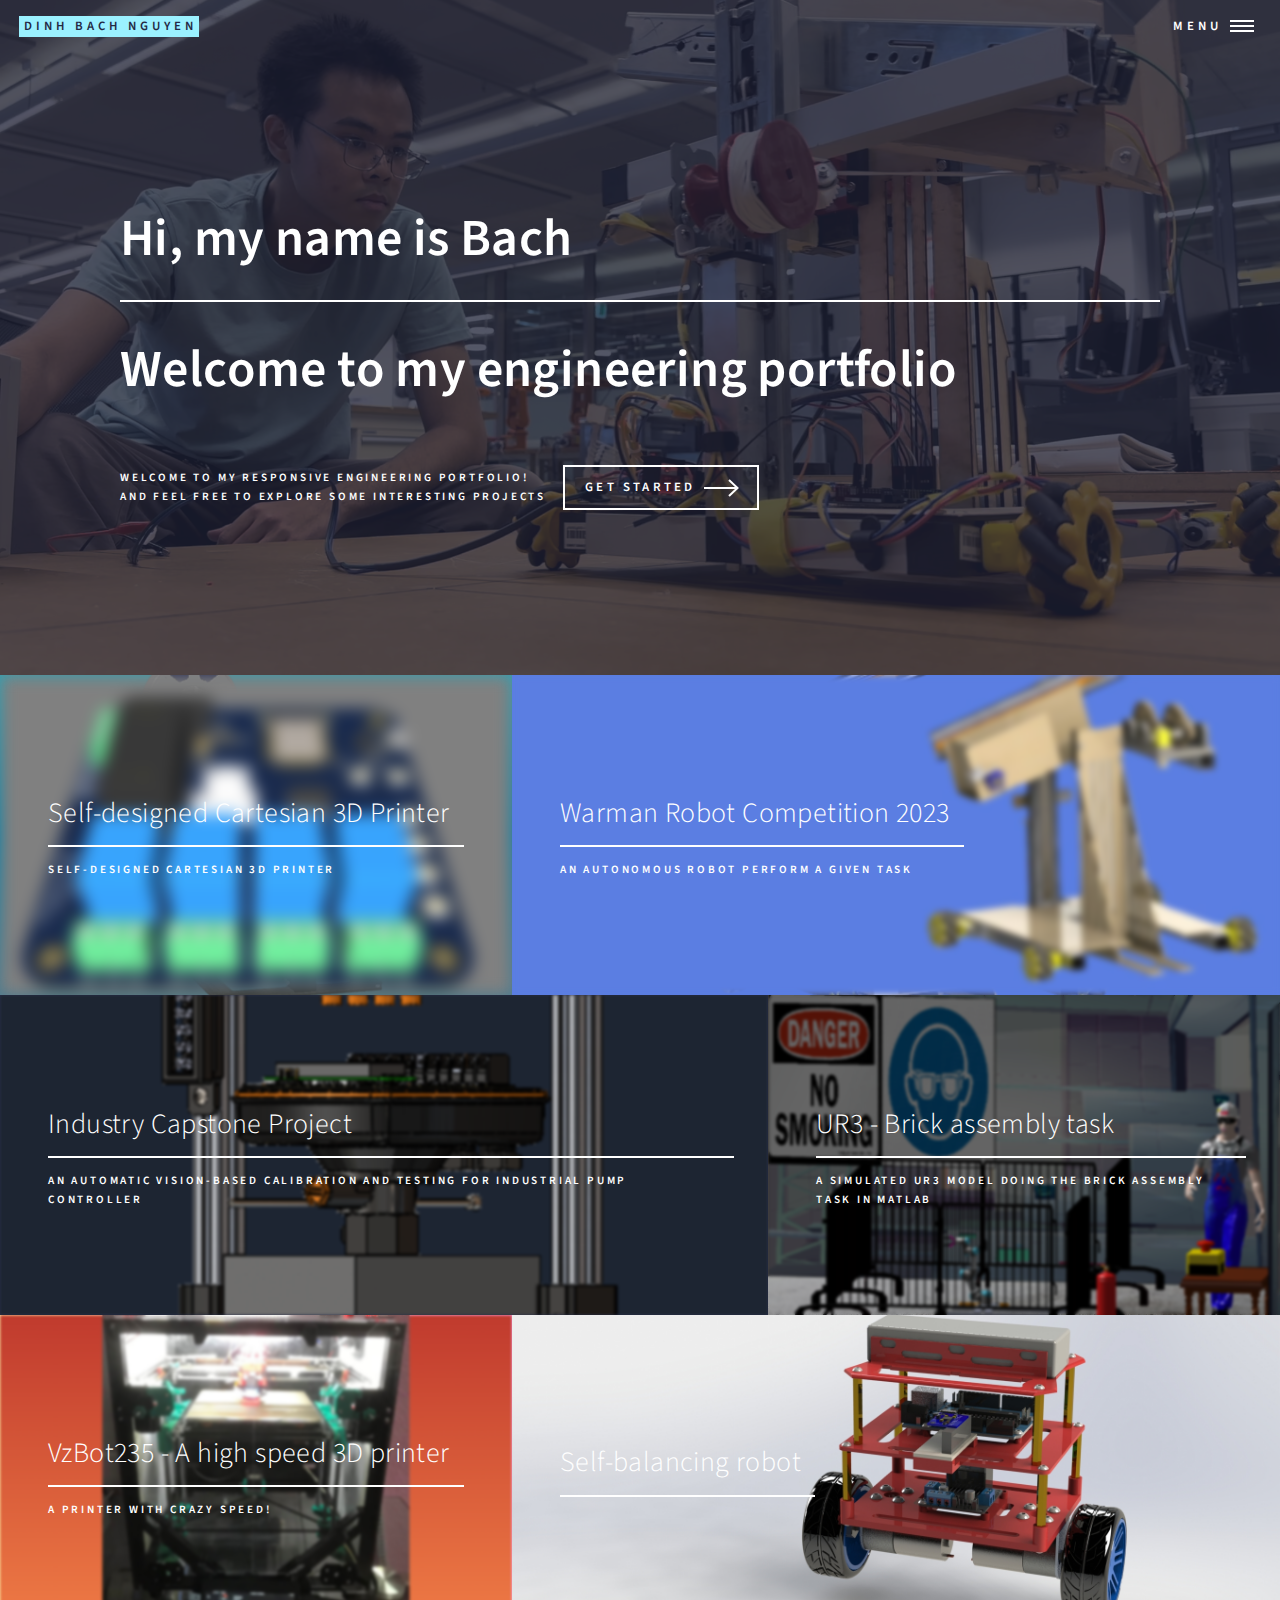
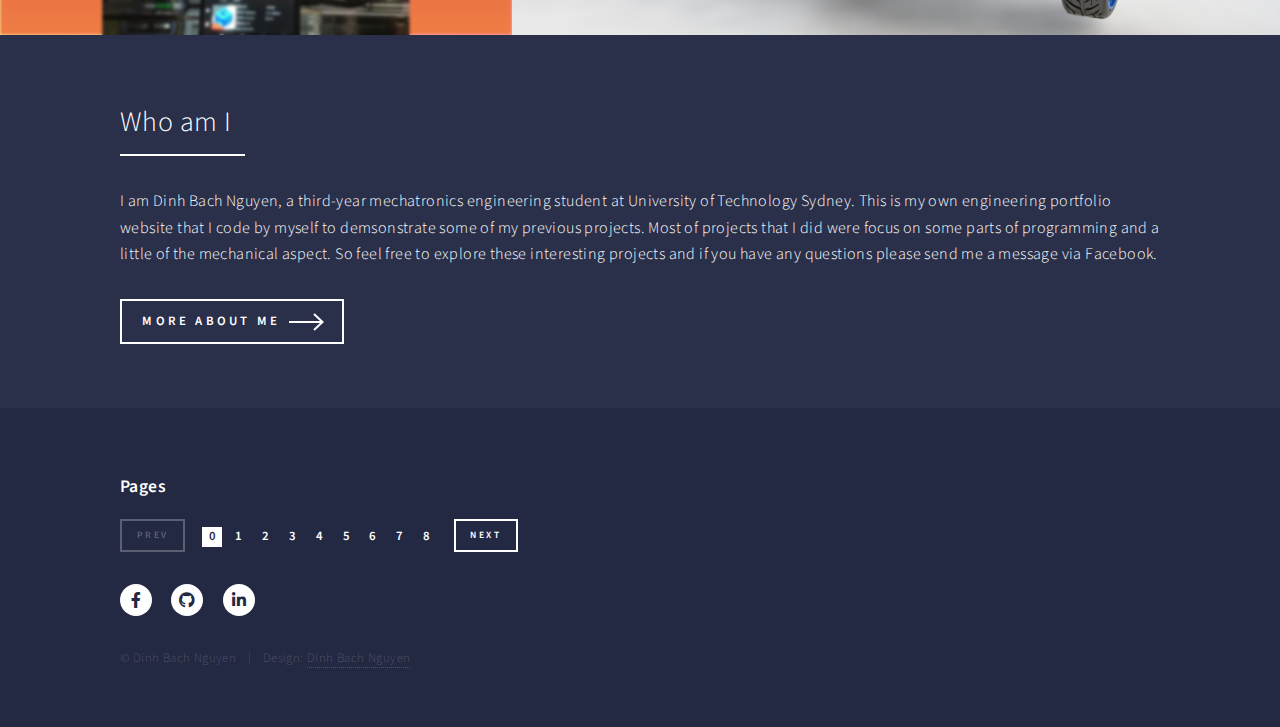
<file: index.html>
<!DOCTYPE HTML>

<html>

	<!-- Title of the website -->
	<head>
		<title>Dinh Bach Nguyen</title>
		<meta charset="utf-8" />
		<meta name="viewport" content="width=device-width, initial-scale=1, user-scalable=no" />
		<link rel="stylesheet" href="assets/css/main.css" />
		<noscript><link rel="stylesheet" href="assets/css/noscript.css" /></noscript>
	</head>
	<!--  -->

	<body class="is-preload">

		<!-- Wrapper -->
			<div id="wrapper">

				<!-- Header -->
					<header id="header" class="alt">
						<a href="index.html" class="logo"><strong>Dinh Bach Nguyen</strong>   </a>
						
						<nav>
							<a href="#menu">Menu</a>
						</nav>
					</header>

				<!-- Menu -->
					<nav id="menu">
						<ul class="links">
							<li><a href="index.html">HOME</a></li>
							<li><a href="Project1.html">DIY CARTESIAN 3D PRINTER</a></li>
							<li><a href="Project2.html">WARMAN ROBOT</a></li>
							<li><a href="Project3.html">BADMINTON BOT 2000</a></li>
							<li><a href="Project4.html">ASSEMBLY TASK WITH UR3</a></li>
							<li><a href="Project5.html">VzBot 235 Printer</a></li>
							<li><a href="Project6.html">Self-balancing robot</a></li>
							<li><a href="Project7.html">Esp32 Iot Board</a></li>
							<li> <a href="Project8.html">Industry Capstone Project</a></li>

						</ul>
						<ul class="actions stacked">
							<li><a href="generic.html" class="button primary fit">About me</a></li>
							<!-- <li><a href="#" class="button fit">Log In</a></li> -->
						</ul>
					</nav>

				<!-- Banner -->
					<section id="banner" class="major">
						<div class="inner">
							<header class="major">
								<h1>Hi, my name is Bach</h1>
								<h1>Welcome to my engineering portfolio</h1>
							</header>
							<div class="content">
								<p>Welcome to my responsive engineering portfolio!<br />
								And feel free to explore some interesting projects</p>
								<ul class="actions">
									<li><a href="#one" class="button next scrolly">Get Started</a></li>
								</ul>
							</div>
						</div>
					</section>

				<!-- MAIN PROJECTS VIEW -->
					<div id="main">

						<!-- PROJECT 1 - DIY BED SLINGER 3D PRINTER  -->
							<section id="one" class="tiles">
								<article>

									<span class="image">
										<img src="images/3Dthumbnailnew.png" alt="" />
									</span>
									<header class="major">
										<h3><a href="Project1.html" class="link"> Self-designed Cartesian 3D Printer</a></h3>
											<p> Self-designed Cartesian 3D Printer</p>
									</header>

								</article>
								<!-- PROJECT 2 -  CARTESIAN BOX 3D PRINTER  -->
								<article>

									<span class="image">
										<img src="images/Warman2.png" alt="" />
									</span>

									<header class="major">
										<h3><a href="Project2.html" class="link">Warman Robot Competition 2023</a></h3>
										<p>An autonomous robot perform a given task</p>
									</header>
								<!-- PROJECT 3 -->
								</article>
								<article>
									<span class="image">
										<img src="images/Project8 Solidworks model.png" alt="" />
									</span>
									<header class="major">
										<h3><a href="Project8.html" class="link">Industry Capstone Project</a></h3>
										<p>An Automatic Vision-based Calibration and Testing For Industrial Pump Controller</p>
									</header>
								</article>

								<!-- PROJECT 4 -->
								<article>
									<span class="image">
										<img src="images/UR3Robot.png" alt="" />
									</span>
									<header class="major">
										<h3><a href="Project4.html" class="link">UR3 - Brick assembly task</a></h3>
										<p>A simulated UR3 model doing the brick assembly task in MATLAB</p>
									</header>
								</article>
								<!-- PROJECT 5 -->
								<article>
									<span class="image">
										<img src="images/vzbotthumbnailpink.png" alt="" />
									</span>
									<header class="major">
										<h3><a href="Project5.html" class="link">VzBot235 - A high speed 3D printer</a></h3>
										<p>A printer with crazy speed!</p>
									</header>
								</article>
								<!-- PROJECT 6 -->
								<article>
									<span class="image">
										<img src="images/Self_balancing_bot.jpg" alt="" />
									</span>
									<header class="major">
										<h3><a href="Project6.html" class="link">Self-balancing robot</a></h3>
										<p></p>
									</header>
								</article>
								<!-- Project 7 -->
								<!-- <article>
									<span class="image">
										<img src="images/pic05.jpg" alt="" />
									</span>
									<header class="major">
										<h3><a href="Project5.html" class="link">VzBot235 - A high speed 3D printer</a></h3>
										<p>Description</p>
									</header>
								</article> -->
							</section>

						<!-- Two -->
							<section id="two">
								<div class="inner">
									<header class="major">
										<h2>Who am I</h2>
									</header>
									<p>I am Dinh Bach Nguyen, a third-year mechatronics engineering student at University of Technology Sydney. This is my own engineering portfolio website that I code by myself to demsonstrate some of my previous projects.
									Most of projects that I did were focus on some parts of programming and a little of the mechanical aspect. So feel free to explore these interesting projects and if you have any questions please send me a message via Facebook.
									</p>
									<ul class="actions">
										<li><a href="generic.html" class="button next">More about me</a></li>
									</ul>
								</div>
							</section>

					</div>

				<!-- Footer -->
					<footer id="footer">
						<div class="inner">
							<h4>Pages</h4>
							<ul class="pagination">
								<li><span class="button small disabled">Prev</span></li>
								<li><a href="index.html" class="page active">0</a></li>
								<li><a href="Project1.html" class="page">1</a></li>
								<li><a href="Project2.html" class="page">2</a></li>
								<!-- <li><span>&hellip;</span></li> -->
								<li><a href="Project3.html" class="page">3</a></li>
								<li><a href="Project4.html" class="page">4</a></li>
								<li><a href="Project5.html" class="page">5</a></li>
								<li><a href="Project6.html" class="page">6</a></li>
								<li><a href="Project7.html" class="page">7</a></li>
								<li><a href="Project8.html" class="page">8</a></li>
								<li><a href="Project1.html" class="button small">Next</a></li>
							</ul>
							<ul class="icons">
								
								<li><a href="https://www.facebook.com/profile.php?id=100015208627158" class="icon brands alt fa-facebook-f"><span class="label">Facebook</span></a></li>								
								<li><a href="https://github.com/bachnguyen3005" class="icon brands alt fa-github"><span class="label">GitHub</span></a></li>
								<li><a href="https://www.linkedin.com/in/dinh-bach-nguyen-7b0a181a6/" class="icon brands alt fa-linkedin-in"><span class="label">LinkedIn</span></a></li>
							</ul>
							<ul class="copyright">
								<li>&copy; Dinh Bach Nguyen</li><li>Design: <a >Dinh Bach Nguyen</a></li>
							</ul>
						</div>
					</footer>

			</div>

		<!-- Scripts -->
			<script src="assets/js/jquery.min.js"></script>
			<script src="assets/js/jquery.scrolly.min.js"></script>
			<script src="assets/js/jquery.scrollex.min.js"></script>
			<script src="assets/js/browser.min.js"></script>
			<script src="assets/js/breakpoints.min.js"></script>
			<script src="assets/js/util.js"></script>
			<script src="assets/js/main.js"></script>
			<script src="//scripts.sirv.com/sirvjs/v3/sirv.js"></script>

	</body>
</html>
</file>
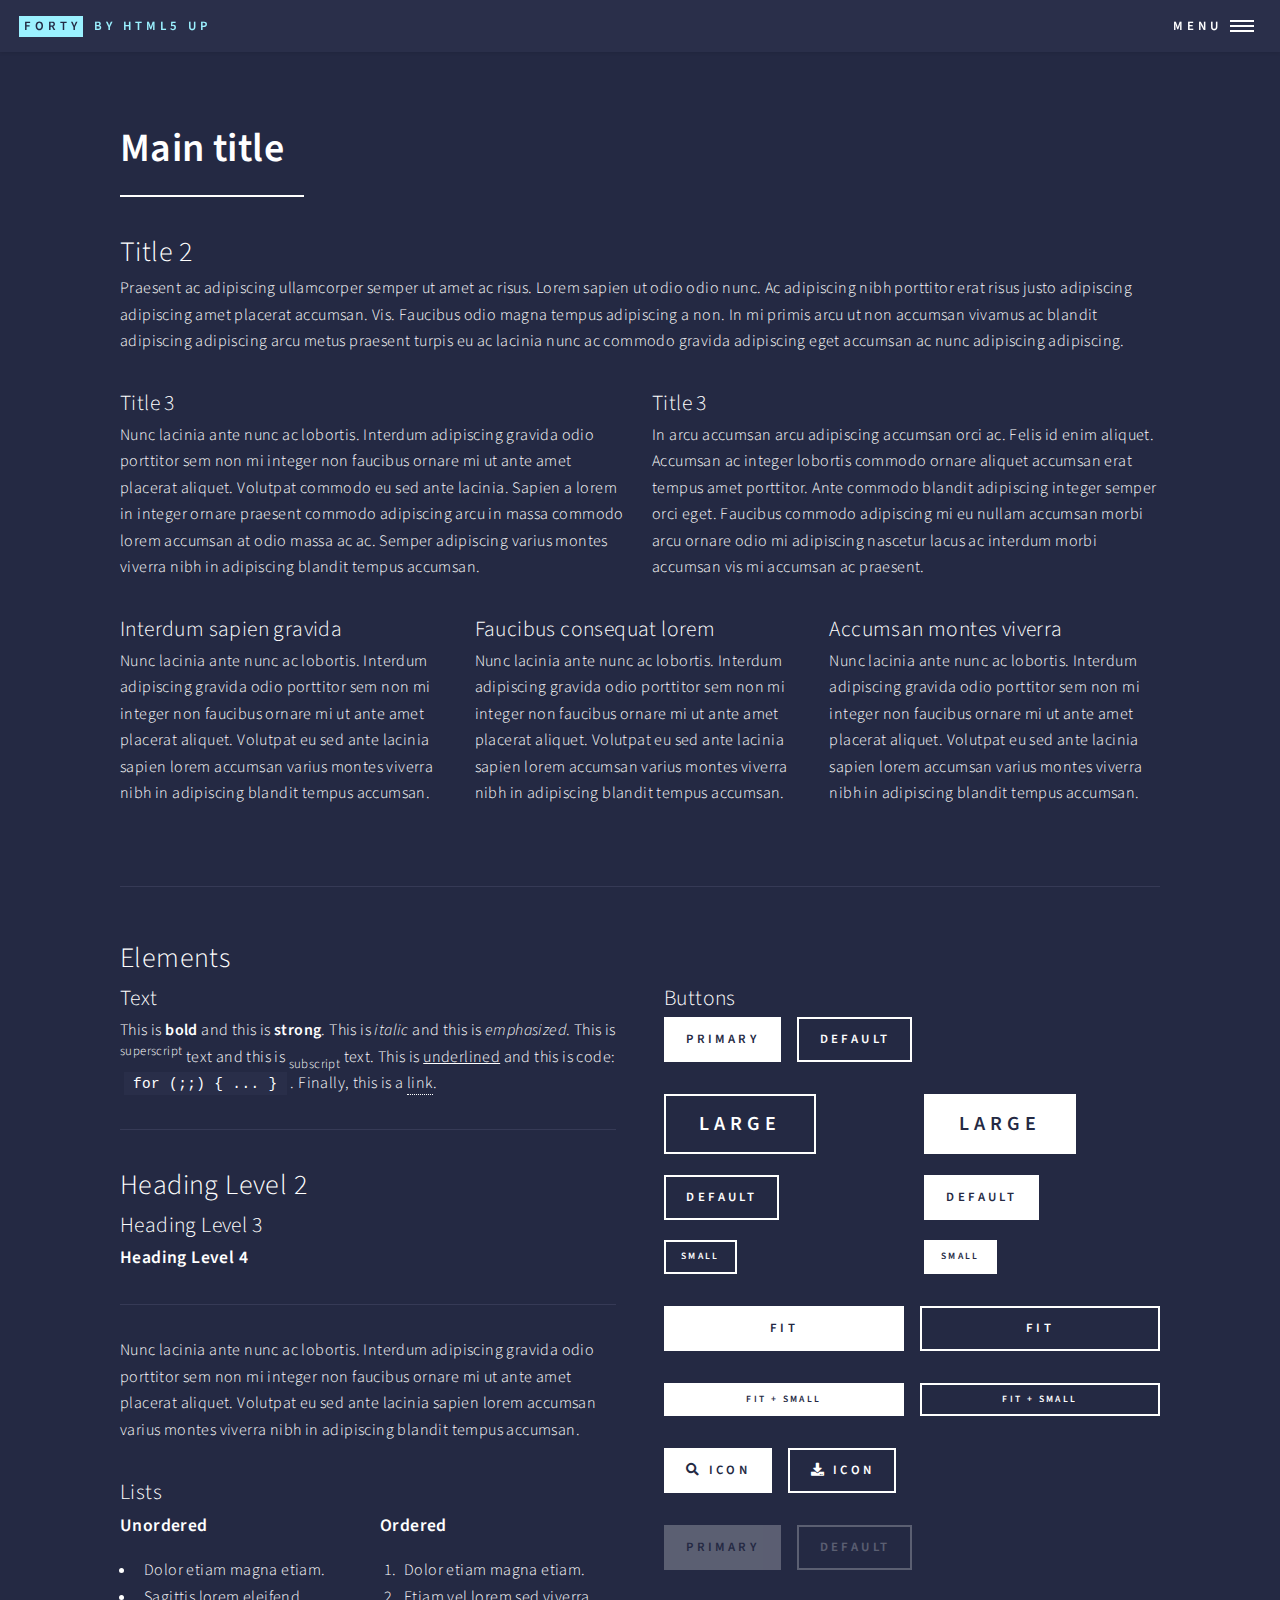
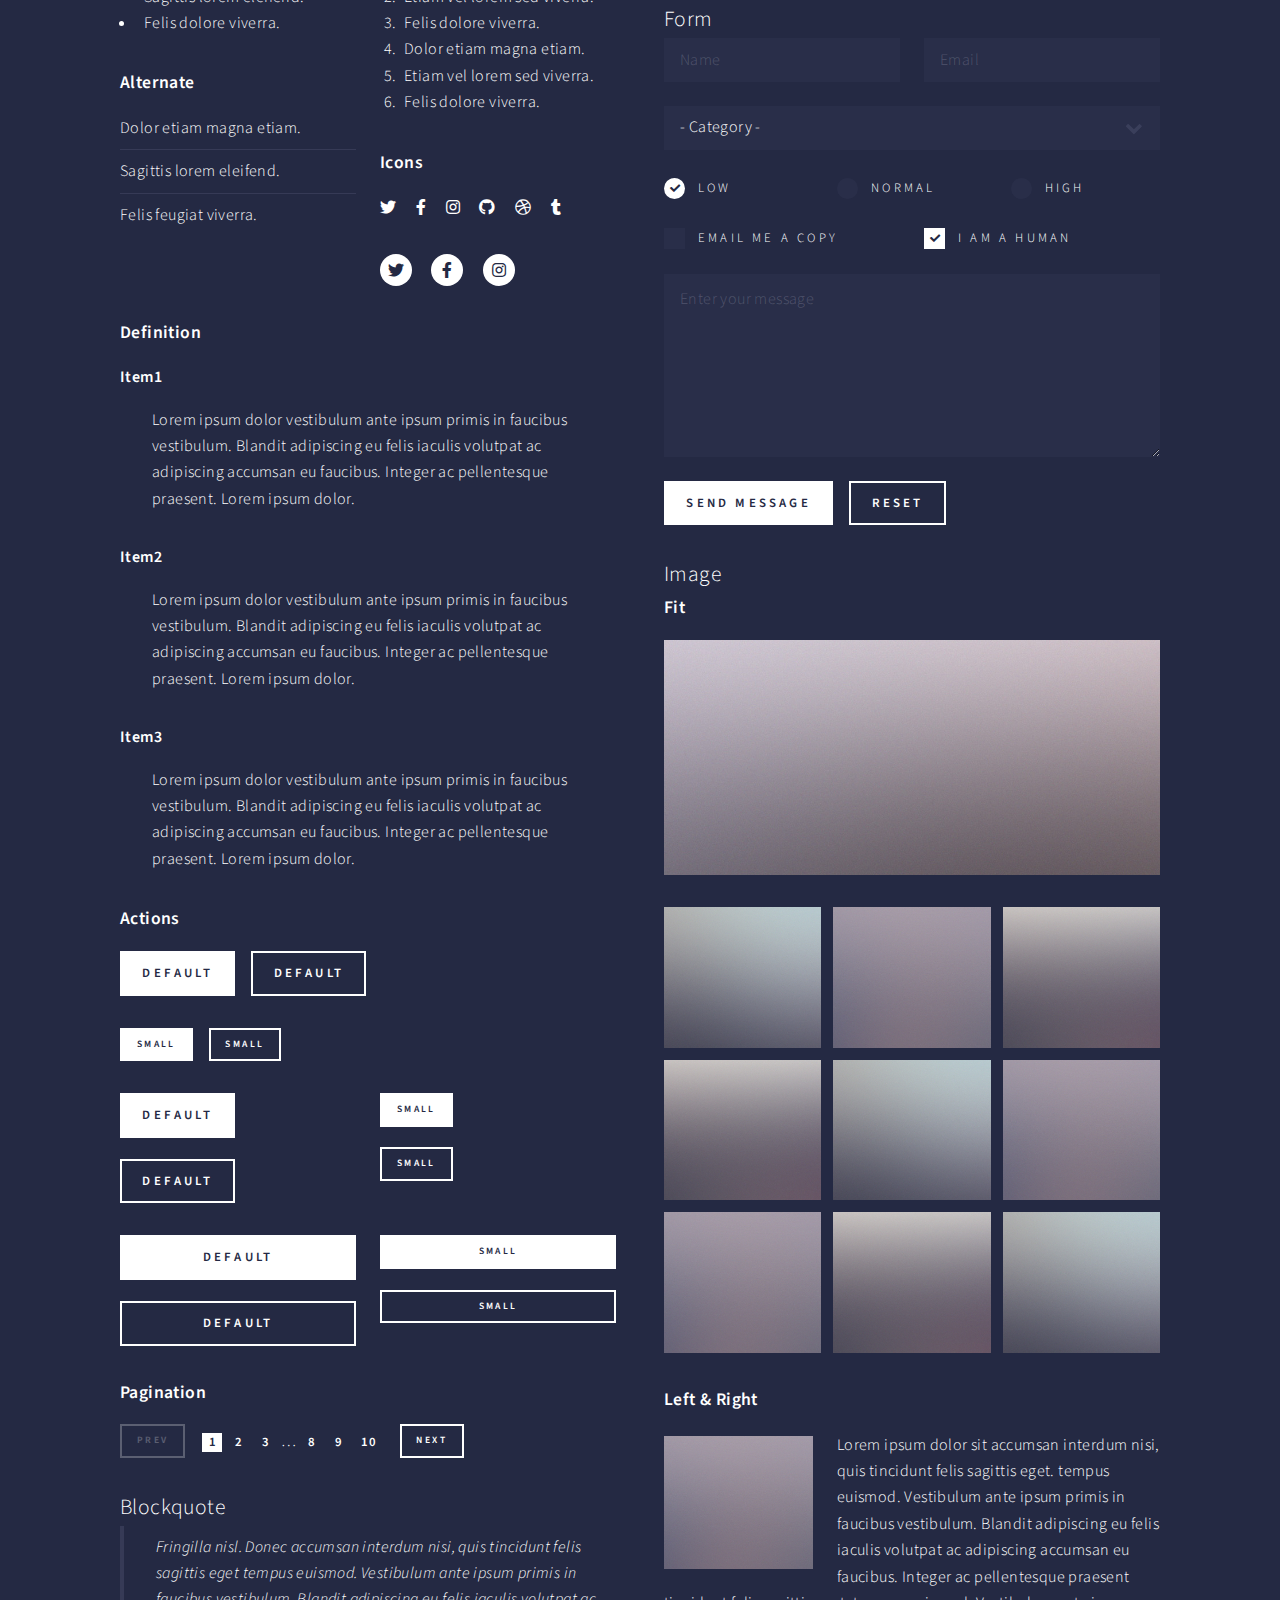
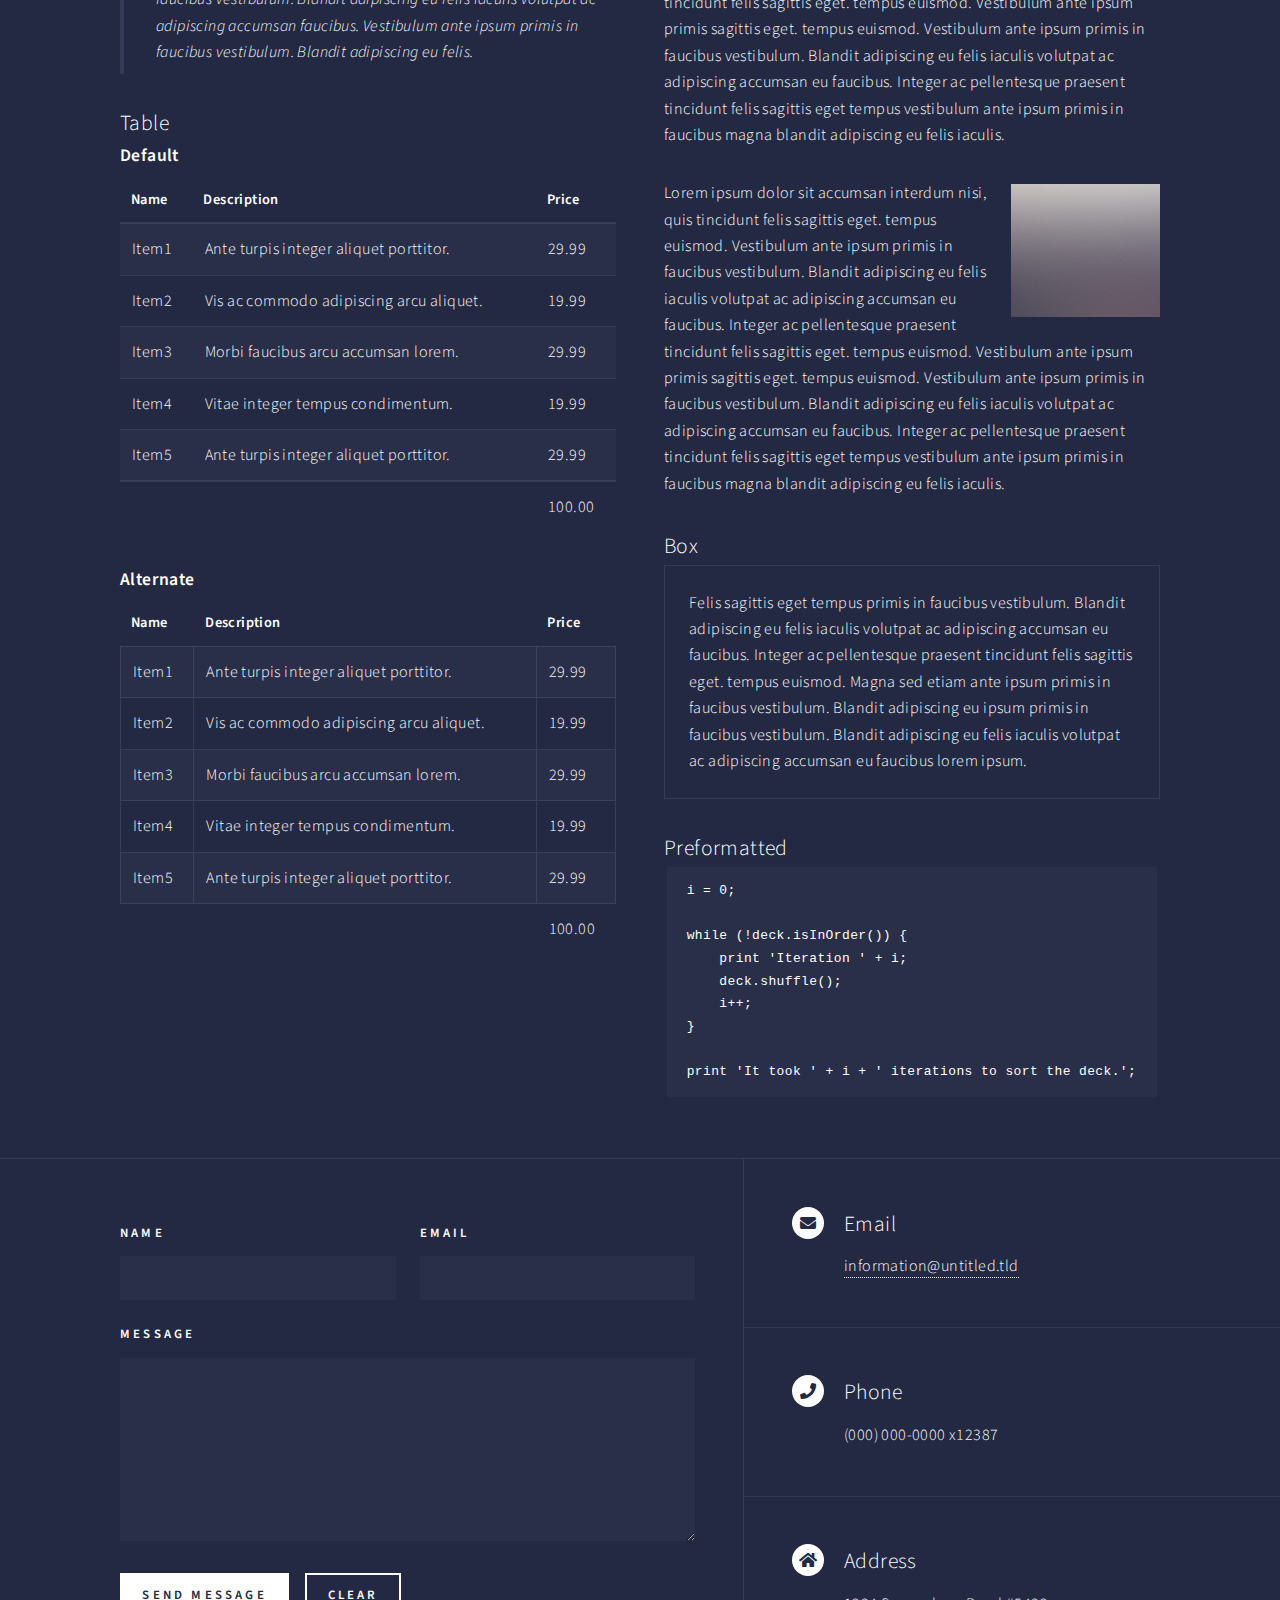
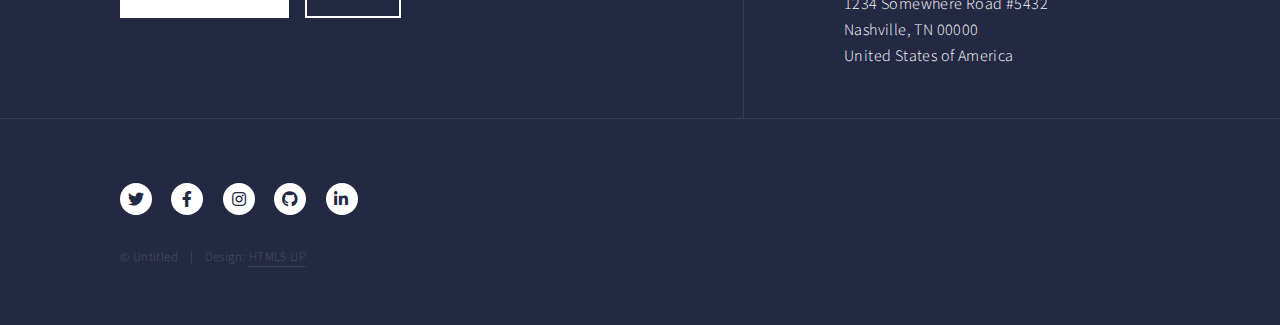
<file: elements.html>
<!DOCTYPE HTML>

<html>
	<head>
		<title>Dinh Bach Nguyen</title>
		<meta charset="utf-8" />
		<meta name="viewport" content="width=device-width, initial-scale=1, user-scalable=no" />
		<link rel="stylesheet" href="assets/css/main.css" />
		<noscript><link rel="stylesheet" href="assets/css/noscript.css" /></noscript>
	</head>
	<body class="is-preload">

		<!-- Wrapper -->
			<div id="wrapper">

				<!-- Header -->
					<header id="header">
						<a href="index.html" class="logo"><strong>Forty</strong> <span>by HTML5 UP</span></a>
						<nav>
							<a href="#menu">Menu</a>
						</nav>
					</header>

				<!-- Menu -->
					<nav id="menu">
						<ul class="links">
							<li><a href="index.html">Home</a></li>
							<li><a href="landing.html">Landing</a></li>
							<li><a href="generic.html">Generic</a></li>
							<li><a href="elements.html">Elements</a></li>
						</ul>
						<ul class="actions stacked">
							<li><a href="#" class="button primary fit">Get Started</a></li>
							<li><a href="#" class="button fit">Log In</a></li>
						</ul>
					</nav>

				<!-- Main -->
					<div id="main" class="alt">

						<!-- One -->
							<section id="one">
								<div class="inner">
									<header class="major">
										<h1>Main title</h1>
									</header>

									<!-- Content -->
										<h2 id="content">Title 2</h2>
										<p>Praesent ac adipiscing ullamcorper semper ut amet ac risus. Lorem sapien ut odio odio nunc. Ac adipiscing nibh porttitor erat risus justo adipiscing adipiscing amet placerat accumsan. Vis. Faucibus odio magna tempus adipiscing a non. In mi primis arcu ut non accumsan vivamus ac blandit adipiscing adipiscing arcu metus praesent turpis eu ac lacinia nunc ac commodo gravida adipiscing eget accumsan ac nunc adipiscing adipiscing.</p>
										<div class="row">
											<div class="col-6 col-12-small">
												<h3>Title 3</h3>
												<p>Nunc lacinia ante nunc ac lobortis. Interdum adipiscing gravida odio porttitor sem non mi integer non faucibus ornare mi ut ante amet placerat aliquet. Volutpat commodo eu sed ante lacinia. Sapien a lorem in integer ornare praesent commodo adipiscing arcu in massa commodo lorem accumsan at odio massa ac ac. Semper adipiscing varius montes viverra nibh in adipiscing blandit tempus accumsan.</p>
											</div>
											<div class="col-6 col-12-small">
												<h3>Title 3</h3>
												<p>In arcu accumsan arcu adipiscing accumsan orci ac. Felis id enim aliquet. Accumsan ac integer lobortis commodo ornare aliquet accumsan erat tempus amet porttitor. Ante commodo blandit adipiscing integer semper orci eget. Faucibus commodo adipiscing mi eu nullam accumsan morbi arcu ornare odio mi adipiscing nascetur lacus ac interdum morbi accumsan vis mi accumsan ac praesent.</p>
											</div>
											<!-- Break -->
											<div class="col-4 col-12-medium">
												<h3>Interdum sapien gravida</h3>
												<p>Nunc lacinia ante nunc ac lobortis. Interdum adipiscing gravida odio porttitor sem non mi integer non faucibus ornare mi ut ante amet placerat aliquet. Volutpat eu sed ante lacinia sapien lorem accumsan varius montes viverra nibh in adipiscing blandit tempus accumsan.</p>
											</div>
											<div class="col-4 col-12-medium">
												<h3>Faucibus consequat lorem</h3>
												<p>Nunc lacinia ante nunc ac lobortis. Interdum adipiscing gravida odio porttitor sem non mi integer non faucibus ornare mi ut ante amet placerat aliquet. Volutpat eu sed ante lacinia sapien lorem accumsan varius montes viverra nibh in adipiscing blandit tempus accumsan.</p>
											</div>
											<div class="col-4 col-12-medium">
												<h3>Accumsan montes viverra</h3>
												<p>Nunc lacinia ante nunc ac lobortis. Interdum adipiscing gravida odio porttitor sem non mi integer non faucibus ornare mi ut ante amet placerat aliquet. Volutpat eu sed ante lacinia sapien lorem accumsan varius montes viverra nibh in adipiscing blandit tempus accumsan.</p>
											</div>
										</div>

									<hr class="major" />

									<!-- Elements -->
										<h2 id="elements">Elements</h2>
										<div class="row gtr-200">
											<div class="col-6 col-12-medium">

												<!-- Text stuff -->
													<h3>Text</h3>
													<p>This is <b>bold</b> and this is <strong>strong</strong>. This is <i>italic</i> and this is <em>emphasized</em>.
													This is <sup>superscript</sup> text and this is <sub>subscript</sub> text.
													This is <u>underlined</u> and this is code: <code>for (;;) { ... }</code>.
													Finally, this is a <a href="#">link</a>.</p>
													<hr />
													<h2>Heading Level 2</h2>
													<h3>Heading Level 3</h3>
													<h4>Heading Level 4</h4>
													<hr />
													<p>Nunc lacinia ante nunc ac lobortis. Interdum adipiscing gravida odio porttitor sem non mi integer non faucibus ornare mi ut ante amet placerat aliquet. Volutpat eu sed ante lacinia sapien lorem accumsan varius montes viverra nibh in adipiscing blandit tempus accumsan.</p>

												<!-- Lists -->
													<h3>Lists</h3>
													<div class="row">
														<div class="col-6 col-12-small">

															<h4>Unordered</h4>
															<ul>
																<li>Dolor etiam magna etiam.</li>
																<li>Sagittis lorem eleifend.</li>
																<li>Felis dolore viverra.</li>
															</ul>

															<h4>Alternate</h4>
															<ul class="alt">
																<li>Dolor etiam magna etiam.</li>
																<li>Sagittis lorem eleifend.</li>
																<li>Felis feugiat viverra.</li>
															</ul>

														</div>
														<div class="col-6 col-12-small">

															<h4>Ordered</h4>
															<ol>
																<li>Dolor etiam magna etiam.</li>
																<li>Etiam vel lorem sed viverra.</li>
																<li>Felis dolore viverra.</li>
																<li>Dolor etiam magna etiam.</li>
																<li>Etiam vel lorem sed viverra.</li>
																<li>Felis dolore viverra.</li>
															</ol>

															<h4>Icons</h4>
															<ul class="icons">
																<li><a href="#" class="icon brands fa-twitter"><span class="label">Twitter</span></a></li>
																<li><a href="#" class="icon brands fa-facebook-f"><span class="label">Facebook</span></a></li>
																<li><a href="#" class="icon brands fa-instagram"><span class="label">Instagram</span></a></li>
																<li><a href="#" class="icon brands fa-github"><span class="label">Github</span></a></li>
																<li><a href="#" class="icon brands fa-dribbble"><span class="label">Dribbble</span></a></li>
																<li><a href="#" class="icon brands fa-tumblr"><span class="label">Tumblr</span></a></li>
															</ul>
															<ul class="icons">
																<li><a href="#" class="icon brands alt fa-twitter"><span class="label">Twitter</span></a></li>
																<li><a href="#" class="icon brands alt fa-facebook-f"><span class="label">Facebook</span></a></li>
																<li><a href="#" class="icon brands alt fa-instagram"><span class="label">Instagram</span></a></li>
															</ul>

														</div>
													</div>
													<h4>Definition</h4>
													<dl>
														<dt>Item1</dt>
														<dd>
															<p>Lorem ipsum dolor vestibulum ante ipsum primis in faucibus vestibulum. Blandit adipiscing eu felis iaculis volutpat ac adipiscing accumsan eu faucibus. Integer ac pellentesque praesent. Lorem ipsum dolor.</p>
														</dd>
														<dt>Item2</dt>
														<dd>
															<p>Lorem ipsum dolor vestibulum ante ipsum primis in faucibus vestibulum. Blandit adipiscing eu felis iaculis volutpat ac adipiscing accumsan eu faucibus. Integer ac pellentesque praesent. Lorem ipsum dolor.</p>
														</dd>
														<dt>Item3</dt>
														<dd>
															<p>Lorem ipsum dolor vestibulum ante ipsum primis in faucibus vestibulum. Blandit adipiscing eu felis iaculis volutpat ac adipiscing accumsan eu faucibus. Integer ac pellentesque praesent. Lorem ipsum dolor.</p>
														</dd>
													</dl>

													<h4>Actions</h4>
													<ul class="actions">
														<li><a href="#" class="button primary">Default</a></li>
														<li><a href="#" class="button">Default</a></li>
													</ul>
													<ul class="actions small">
														<li><a href="#" class="button primary small">Small</a></li>
														<li><a href="#" class="button small">Small</a></li>
													</ul>
													<div class="row">
														<div class="col-6 col-12-small">
															<ul class="actions stacked">
																<li><a href="#" class="button primary">Default</a></li>
																<li><a href="#" class="button">Default</a></li>
															</ul>
														</div>
														<div class="col-6 col-12-small">
															<ul class="actions stacked">
																<li><a href="#" class="button primary small">Small</a></li>
																<li><a href="#" class="button small">Small</a></li>
															</ul>
														</div>
														<div class="col-6 col-12-small">
															<ul class="actions stacked">
																<li><a href="#" class="button primary fit">Default</a></li>
																<li><a href="#" class="button fit">Default</a></li>
															</ul>
														</div>
														<div class="col-6 col-12-small">
															<ul class="actions stacked">
																<li><a href="#" class="button primary small fit">Small</a></li>
																<li><a href="#" class="button small fit">Small</a></li>
															</ul>
														</div>
													</div>

													<h4>Pagination</h4>
													<ul class="pagination">
														<li><span class="button small disabled">Prev</span></li>
														<li><a href="#" class="page active">1</a></li>
														<li><a href="#" class="page">2</a></li>
														<li><a href="#" class="page">3</a></li>
														<li><span>&hellip;</span></li>
														<li><a href="#" class="page">8</a></li>
														<li><a href="#" class="page">9</a></li>
														<li><a href="#" class="page">10</a></li>
														<li><a href="#" class="button small">Next</a></li>
													</ul>

												<!-- Blockquote -->
													<h3>Blockquote</h3>
													<blockquote>Fringilla nisl. Donec accumsan interdum nisi, quis tincidunt felis sagittis eget tempus euismod. Vestibulum ante ipsum primis in faucibus vestibulum. Blandit adipiscing eu felis iaculis volutpat ac adipiscing accumsan faucibus. Vestibulum ante ipsum primis in faucibus vestibulum. Blandit adipiscing eu felis.</blockquote>

												<!-- Table -->
													<h3>Table</h3>

													<h4>Default</h4>
													<div class="table-wrapper">
														<table>
															<thead>
																<tr>
																	<th>Name</th>
																	<th>Description</th>
																	<th>Price</th>
																</tr>
															</thead>
															<tbody>
																<tr>
																	<td>Item1</td>
																	<td>Ante turpis integer aliquet porttitor.</td>
																	<td>29.99</td>
																</tr>
																<tr>
																	<td>Item2</td>
																	<td>Vis ac commodo adipiscing arcu aliquet.</td>
																	<td>19.99</td>
																</tr>
																<tr>
																	<td>Item3</td>
																	<td> Morbi faucibus arcu accumsan lorem.</td>
																	<td>29.99</td>
																</tr>
																<tr>
																	<td>Item4</td>
																	<td>Vitae integer tempus condimentum.</td>
																	<td>19.99</td>
																</tr>
																<tr>
																	<td>Item5</td>
																	<td>Ante turpis integer aliquet porttitor.</td>
																	<td>29.99</td>
																</tr>
															</tbody>
															<tfoot>
																<tr>
																	<td colspan="2"></td>
																	<td>100.00</td>
																</tr>
															</tfoot>
														</table>
													</div>

													<h4>Alternate</h4>
													<div class="table-wrapper">
														<table class="alt">
															<thead>
																<tr>
																	<th>Name</th>
																	<th>Description</th>
																	<th>Price</th>
																</tr>
															</thead>
															<tbody>
																<tr>
																	<td>Item1</td>
																	<td>Ante turpis integer aliquet porttitor.</td>
																	<td>29.99</td>
																</tr>
																<tr>
																	<td>Item2</td>
																	<td>Vis ac commodo adipiscing arcu aliquet.</td>
																	<td>19.99</td>
																</tr>
																<tr>
																	<td>Item3</td>
																	<td> Morbi faucibus arcu accumsan lorem.</td>
																	<td>29.99</td>
																</tr>
																<tr>
																	<td>Item4</td>
																	<td>Vitae integer tempus condimentum.</td>
																	<td>19.99</td>
																</tr>
																<tr>
																	<td>Item5</td>
																	<td>Ante turpis integer aliquet porttitor.</td>
																	<td>29.99</td>
																</tr>
															</tbody>
															<tfoot>
																<tr>
																	<td colspan="2"></td>
																	<td>100.00</td>
																</tr>
															</tfoot>
														</table>
													</div>

											</div>
											<div class="col-6 col-12-medium">

												<!-- Buttons -->
													<h3>Buttons</h3>
													<ul class="actions">
														<li><a href="#" class="button primary">Primary</a></li>
														<li><a href="#" class="button">Default</a></li>
													</ul>
													<div class="row">
														<div class="col-6 col-12-xsmall">
															<ul class="actions stacked">
																<li><a href="#" class="button large">Large</a></li>
																<li><a href="#" class="button">Default</a></li>
																<li><a href="#" class="button small">Small</a></li>
															</ul>
														</div>
														<div class="col-6 col-12-xsmall">
															<ul class="actions stacked">
																<li><a href="#" class="button primary large">Large</a></li>
																<li><a href="#" class="button primary">Default</a></li>
																<li><a href="#" class="button primary small">Small</a></li>
															</ul>
														</div>
													</div>
													<ul class="actions fit">
														<li><a href="#" class="button primary fit">Fit</a></li>
														<li><a href="#" class="button fit">Fit</a></li>
													</ul>
													<ul class="actions fit small">
														<li><a href="#" class="button primary fit small">Fit + Small</a></li>
														<li><a href="#" class="button fit small">Fit + Small</a></li>
													</ul>
													<ul class="actions">
														<li><a href="#" class="button primary icon solid fa-search">Icon</a></li>
														<li><a href="#" class="button icon solid fa-download">Icon</a></li>
													</ul>
													<ul class="actions">
														<li><span class="button primary disabled">Primary</span></li>
														<li><span class="button disabled">Default</span></li>
													</ul>

												<!-- Form -->
													<h3>Form</h3>

													<form method="post" action="#">
														<div class="row gtr-uniform">
															<div class="col-6 col-12-xsmall">
																<input type="text" name="demo-name" id="demo-name" value="" placeholder="Name" />
															</div>
															<div class="col-6 col-12-xsmall">
																<input type="email" name="demo-email" id="demo-email" value="" placeholder="Email" />
															</div>
															<!-- Break -->
															<div class="col-12">
																<select name="demo-category" id="demo-category">
																	<option value="">- Category -</option>
																	<option value="1">Manufacturing</option>
																	<option value="1">Shipping</option>
																	<option value="1">Administration</option>
																	<option value="1">Human Resources</option>
																</select>
															</div>
															<!-- Break -->
															<div class="col-4 col-12-small">
																<input type="radio" id="demo-priority-low" name="demo-priority" checked>
																<label for="demo-priority-low">Low</label>
															</div>
															<div class="col-4 col-12-small">
																<input type="radio" id="demo-priority-normal" name="demo-priority">
																<label for="demo-priority-normal">Normal</label>
															</div>
															<div class="col-4 col-12-small">
																<input type="radio" id="demo-priority-high" name="demo-priority">
																<label for="demo-priority-high">High</label>
															</div>
															<!-- Break -->
															<div class="col-6 col-12-small">
																<input type="checkbox" id="demo-copy" name="demo-copy">
																<label for="demo-copy">Email me a copy</label>
															</div>
															<div class="col-6 col-12-small">
																<input type="checkbox" id="demo-human" name="demo-human" checked>
																<label for="demo-human">I am a human</label>
															</div>
															<!-- Break -->
															<div class="col-12">
																<textarea name="demo-message" id="demo-message" placeholder="Enter your message" rows="6"></textarea>
															</div>
															<!-- Break -->
															<div class="col-12">
																<ul class="actions">
																	<li><input type="submit" value="Send Message" class="primary" /></li>
																	<li><input type="reset" value="Reset" /></li>
																</ul>
															</div>
														</div>
													</form>

												<!-- Image -->
													<h3>Image</h3>

													<h4>Fit</h4>
													<span class="image fit"><img src="images/pic03.jpg" alt="" /></span>
													<div class="box alt">
														<div class="row gtr-50 gtr-uniform">
															<div class="col-4"><span class="image fit"><img src="images/pic08.jpg" alt="" /></span></div>
															<div class="col-4"><span class="image fit"><img src="images/pic09.jpg" alt="" /></span></div>
															<div class="col-4"><span class="image fit"><img src="images/pic10.jpg" alt="" /></span></div>
															<!-- Break -->
															<div class="col-4"><span class="image fit"><img src="images/pic10.jpg" alt="" /></span></div>
															<div class="col-4"><span class="image fit"><img src="images/pic08.jpg" alt="" /></span></div>
															<div class="col-4"><span class="image fit"><img src="images/pic09.jpg" alt="" /></span></div>
															<!-- Break -->
															<div class="col-4"><span class="image fit"><img src="images/pic09.jpg" alt="" /></span></div>
															<div class="col-4"><span class="image fit"><img src="images/pic10.jpg" alt="" /></span></div>
															<div class="col-4"><span class="image fit"><img src="images/pic08.jpg" alt="" /></span></div>
														</div>
													</div>

													<h4>Left &amp; Right</h4>
													<p><span class="image left"><img src="images/pic09.jpg" alt="" /></span>Lorem ipsum dolor sit accumsan interdum nisi, quis tincidunt felis sagittis eget. tempus euismod. Vestibulum ante ipsum primis in faucibus vestibulum. Blandit adipiscing eu felis iaculis volutpat ac adipiscing accumsan eu faucibus. Integer ac pellentesque praesent tincidunt felis sagittis eget. tempus euismod. Vestibulum ante ipsum primis sagittis eget. tempus euismod. Vestibulum ante ipsum primis in faucibus vestibulum. Blandit adipiscing eu felis iaculis volutpat ac adipiscing accumsan eu faucibus. Integer ac pellentesque praesent tincidunt felis sagittis eget tempus vestibulum ante ipsum primis in faucibus magna blandit adipiscing eu felis iaculis.</p>
													<p><span class="image right"><img src="images/pic10.jpg" alt="" /></span>Lorem ipsum dolor sit accumsan interdum nisi, quis tincidunt felis sagittis eget. tempus euismod. Vestibulum ante ipsum primis in faucibus vestibulum. Blandit adipiscing eu felis iaculis volutpat ac adipiscing accumsan eu faucibus. Integer ac pellentesque praesent tincidunt felis sagittis eget. tempus euismod. Vestibulum ante ipsum primis sagittis eget. tempus euismod. Vestibulum ante ipsum primis in faucibus vestibulum. Blandit adipiscing eu felis iaculis volutpat ac adipiscing accumsan eu faucibus. Integer ac pellentesque praesent tincidunt felis sagittis eget tempus vestibulum ante ipsum primis in faucibus magna blandit adipiscing eu felis iaculis.</p>

												<!-- Box -->
													<h3>Box</h3>
													<div class="box">
														<p>Felis sagittis eget tempus primis in faucibus vestibulum. Blandit adipiscing eu felis iaculis volutpat ac adipiscing accumsan eu faucibus. Integer ac pellentesque praesent tincidunt felis sagittis eget. tempus euismod. Magna sed etiam ante ipsum primis in faucibus vestibulum. Blandit adipiscing eu ipsum primis in faucibus vestibulum. Blandit adipiscing eu felis iaculis volutpat ac adipiscing accumsan eu faucibus lorem ipsum.</p>
													</div>

												<!-- Preformatted Code -->
													<h3>Preformatted</h3>
													<pre><code>i = 0;

while (!deck.isInOrder()) {
    print 'Iteration ' + i;
    deck.shuffle();
    i++;
}

print 'It took ' + i + ' iterations to sort the deck.';
</code></pre>

											</div>
										</div>

								</div>
							</section>

					</div>

				<!-- Contact -->
					<section id="contact">
						<div class="inner">
							<section>
								<form method="post" action="#">
									<div class="fields">
										<div class="field half">
											<label for="name">Name</label>
											<input type="text" name="name" id="name" />
										</div>
										<div class="field half">
											<label for="email">Email</label>
											<input type="text" name="email" id="email" />
										</div>
										<div class="field">
											<label for="message">Message</label>
											<textarea name="message" id="message" rows="6"></textarea>
										</div>
									</div>
									<ul class="actions">
										<li><input type="submit" value="Send Message" class="primary" /></li>
										<li><input type="reset" value="Clear" /></li>
									</ul>
								</form>
							</section>
							<section class="split">
								<section>
									<div class="contact-method">
										<span class="icon solid alt fa-envelope"></span>
										<h3>Email</h3>
										<a href="#">information@untitled.tld</a>
									</div>
								</section>
								<section>
									<div class="contact-method">
										<span class="icon solid alt fa-phone"></span>
										<h3>Phone</h3>
										<span>(000) 000-0000 x12387</span>
									</div>
								</section>
								<section>
									<div class="contact-method">
										<span class="icon solid alt fa-home"></span>
										<h3>Address</h3>
										<span>1234 Somewhere Road #5432<br />
										Nashville, TN 00000<br />
										United States of America</span>
									</div>
								</section>
							</section>
						</div>
					</section>

				<!-- Footer -->
					<footer id="footer">
						<div class="inner">
							<ul class="icons">
								<li><a href="#" class="icon brands alt fa-twitter"><span class="label">Twitter</span></a></li>
								<li><a href="#" class="icon brands alt fa-facebook-f"><span class="label">Facebook</span></a></li>
								<li><a href="#" class="icon brands alt fa-instagram"><span class="label">Instagram</span></a></li>
								<li><a href="#" class="icon brands alt fa-github"><span class="label">GitHub</span></a></li>
								<li><a href="#" class="icon brands alt fa-linkedin-in"><span class="label">LinkedIn</span></a></li>
							</ul>
							<ul class="copyright">
								<li>&copy; Untitled</li><li>Design: <a href="https://html5up.net">HTML5 UP</a></li>
							</ul>
						</div>
					</footer>

			</div>

		<!-- Scripts -->
			<script src="assets/js/jquery.min.js"></script>
			<script src="assets/js/jquery.scrolly.min.js"></script>
			<script src="assets/js/jquery.scrollex.min.js"></script>
			<script src="assets/js/browser.min.js"></script>
			<script src="assets/js/breakpoints.min.js"></script>
			<script src="assets/js/util.js"></script>
			<script src="assets/js/main.js"></script>

	</body>
</html>
</file>
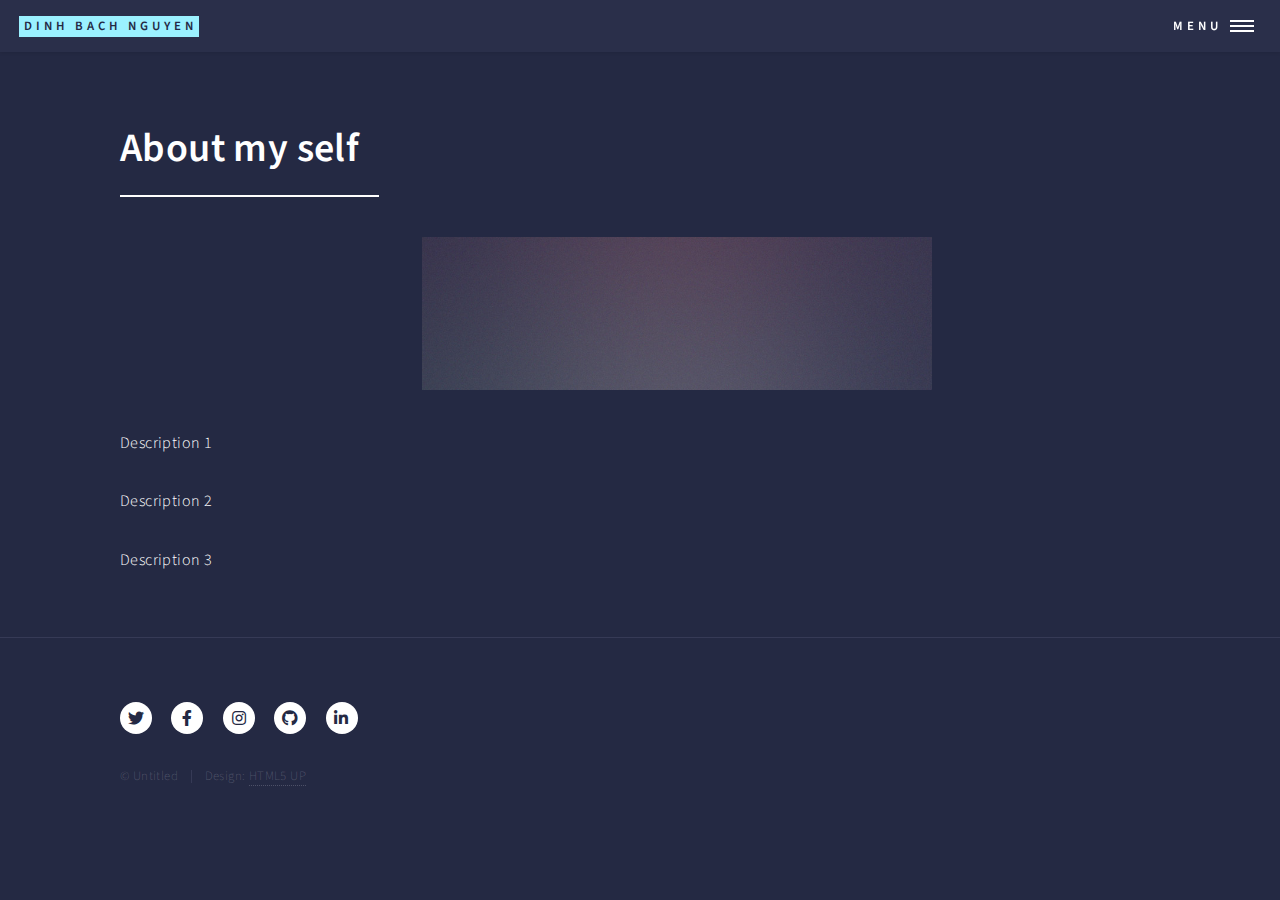
<file: generic.html>
<!DOCTYPE HTML>

<html>
	<head>
		<title>Self introduction</title>
		<meta charset="utf-8" />
		<meta name="viewport" content="width=device-width, initial-scale=1, user-scalable=no" />
		<link rel="stylesheet" href="assets/css/main.css" />
		<noscript><link rel="stylesheet" href="assets/css/noscript.css" /></noscript>
	</head>
	<body class="is-preload">

		<!-- Wrapper -->
			<div id="wrapper">

				<!-- Header -->
					<header id="header">
						<a href="index.html" class="logo"><strong>Dinh Bach Nguyen</strong></a>
						<nav>
							<a href="#menu">Menu</a>
						</nav>
					</header>

				<!-- Menu -->
					<nav id="menu">
						<ul class="links">
							<li><a href="index.html">Home</a></li>
							<li><a href="landing.html">Landing</a></li>
							<li><a href="generic.html">Generic</a></li>
							<li><a href="elements.html">Elements</a></li>
						</ul>
						<ul class="actions stacked">
							<li><a href="#" class="button primary fit">Get Started</a></li>
							<li><a href="#" class="button fit">Log In</a></li>
						</ul>
					</nav>

				<!-- Main -->
					<div id="main" class="alt">

						<!-- One -->
							<section id="one">
								<div class="inner">
									<header class="major">
										<h1>About my self</h1>
									</header>
									<span class="image main"><img src="images/pic11.jpg" alt="" /></span>
									<p>Description 1</p>
									<p>Description 2</p>
									<p>Description 3 </p>
								</div>
							</section>

					</div>

				<!-- Footer -->
					<footer id="footer">
						<div class="inner">
							<ul class="icons">
								<li><a href="#" class="icon brands alt fa-twitter"><span class="label">Twitter</span></a></li>
								<li><a href="#" class="icon brands alt fa-facebook-f"><span class="label">Facebook</span></a></li>
								<li><a href="#" class="icon brands alt fa-instagram"><span class="label">Instagram</span></a></li>
								<li><a href="#" class="icon brands alt fa-github"><span class="label">GitHub</span></a></li>
								<li><a href="#" class="icon brands alt fa-linkedin-in"><span class="label">LinkedIn</span></a></li>
							</ul>
							<ul class="copyright">
								<li>&copy; Untitled</li><li>Design: <a href="https://html5up.net">HTML5 UP</a></li>
							</ul>
						</div>
					</footer>

			</div>

		<!-- Scripts -->
			<script src="assets/js/jquery.min.js"></script>
			<script src="assets/js/jquery.scrolly.min.js"></script>
			<script src="assets/js/jquery.scrollex.min.js"></script>
			<script src="assets/js/browser.min.js"></script>
			<script src="assets/js/breakpoints.min.js"></script>
			<script src="assets/js/util.js"></script>
			<script src="assets/js/main.js"></script>

	</body>
</html>
</file>
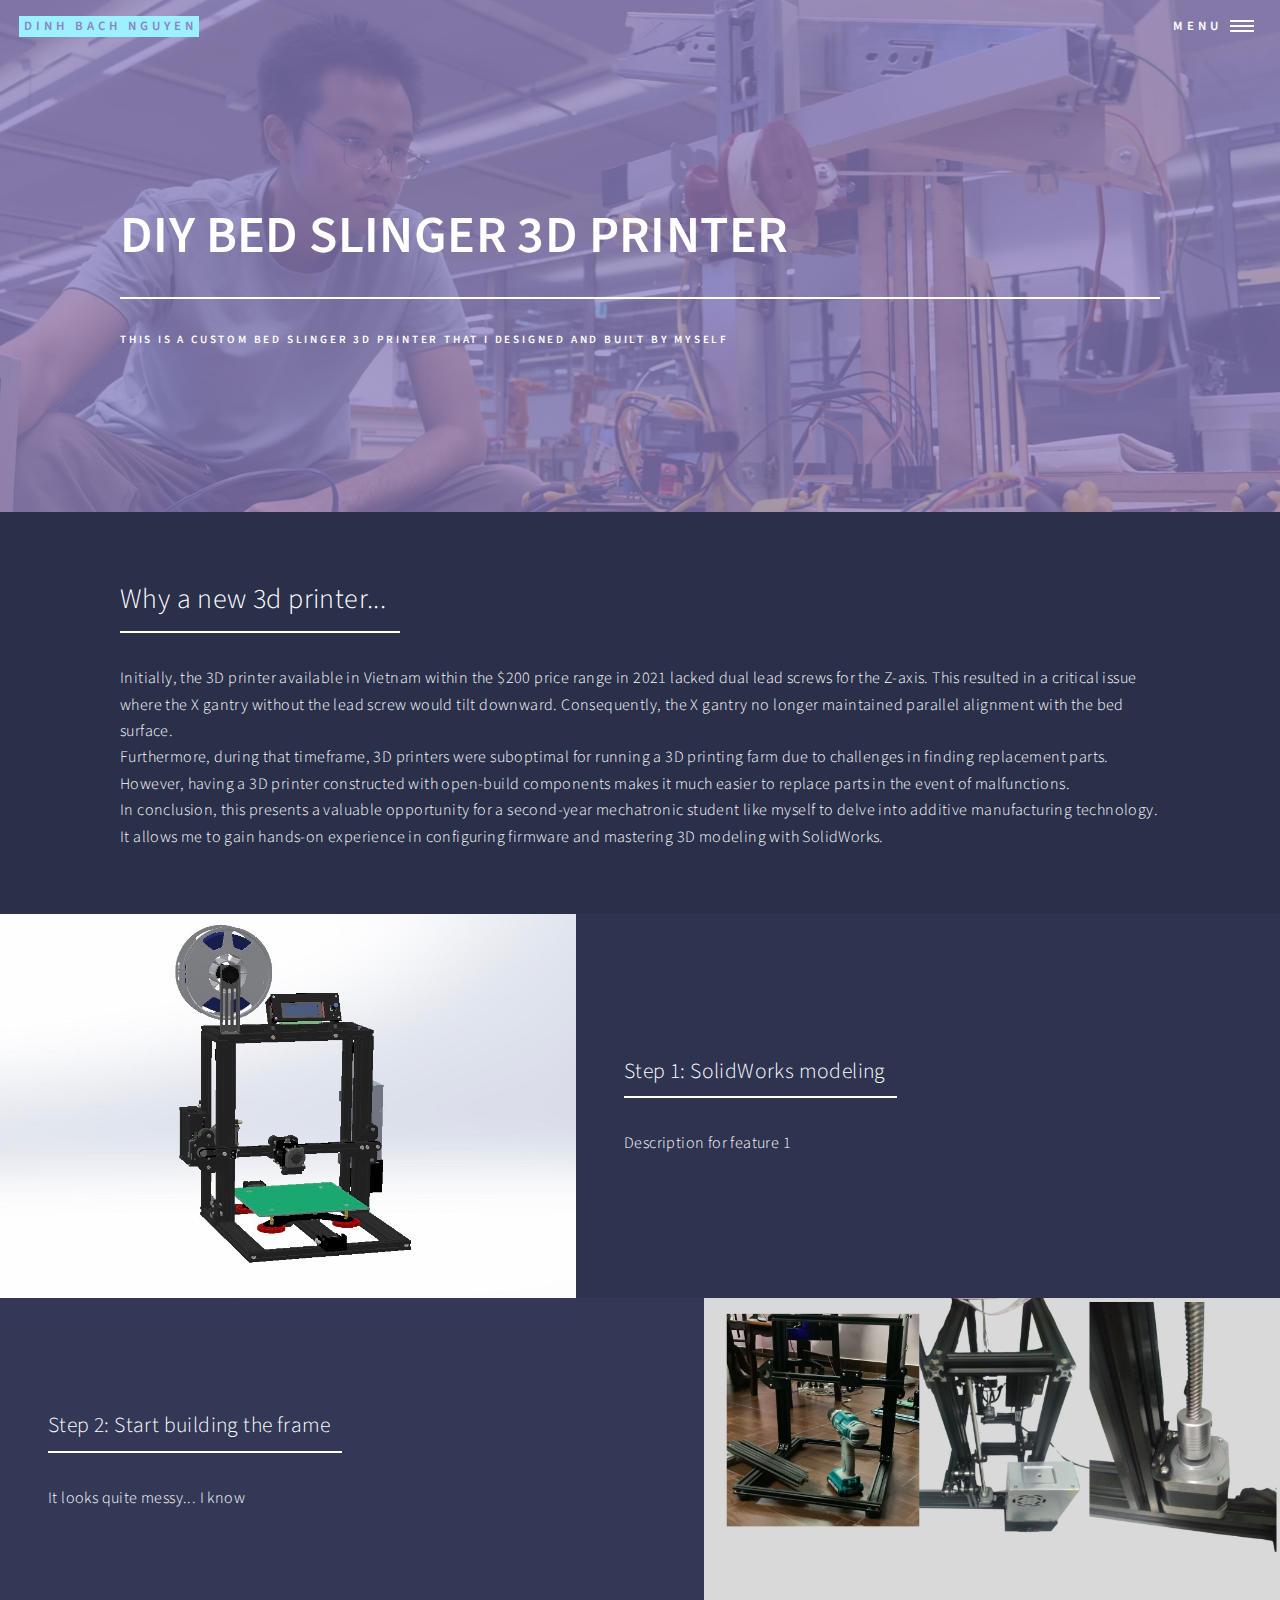
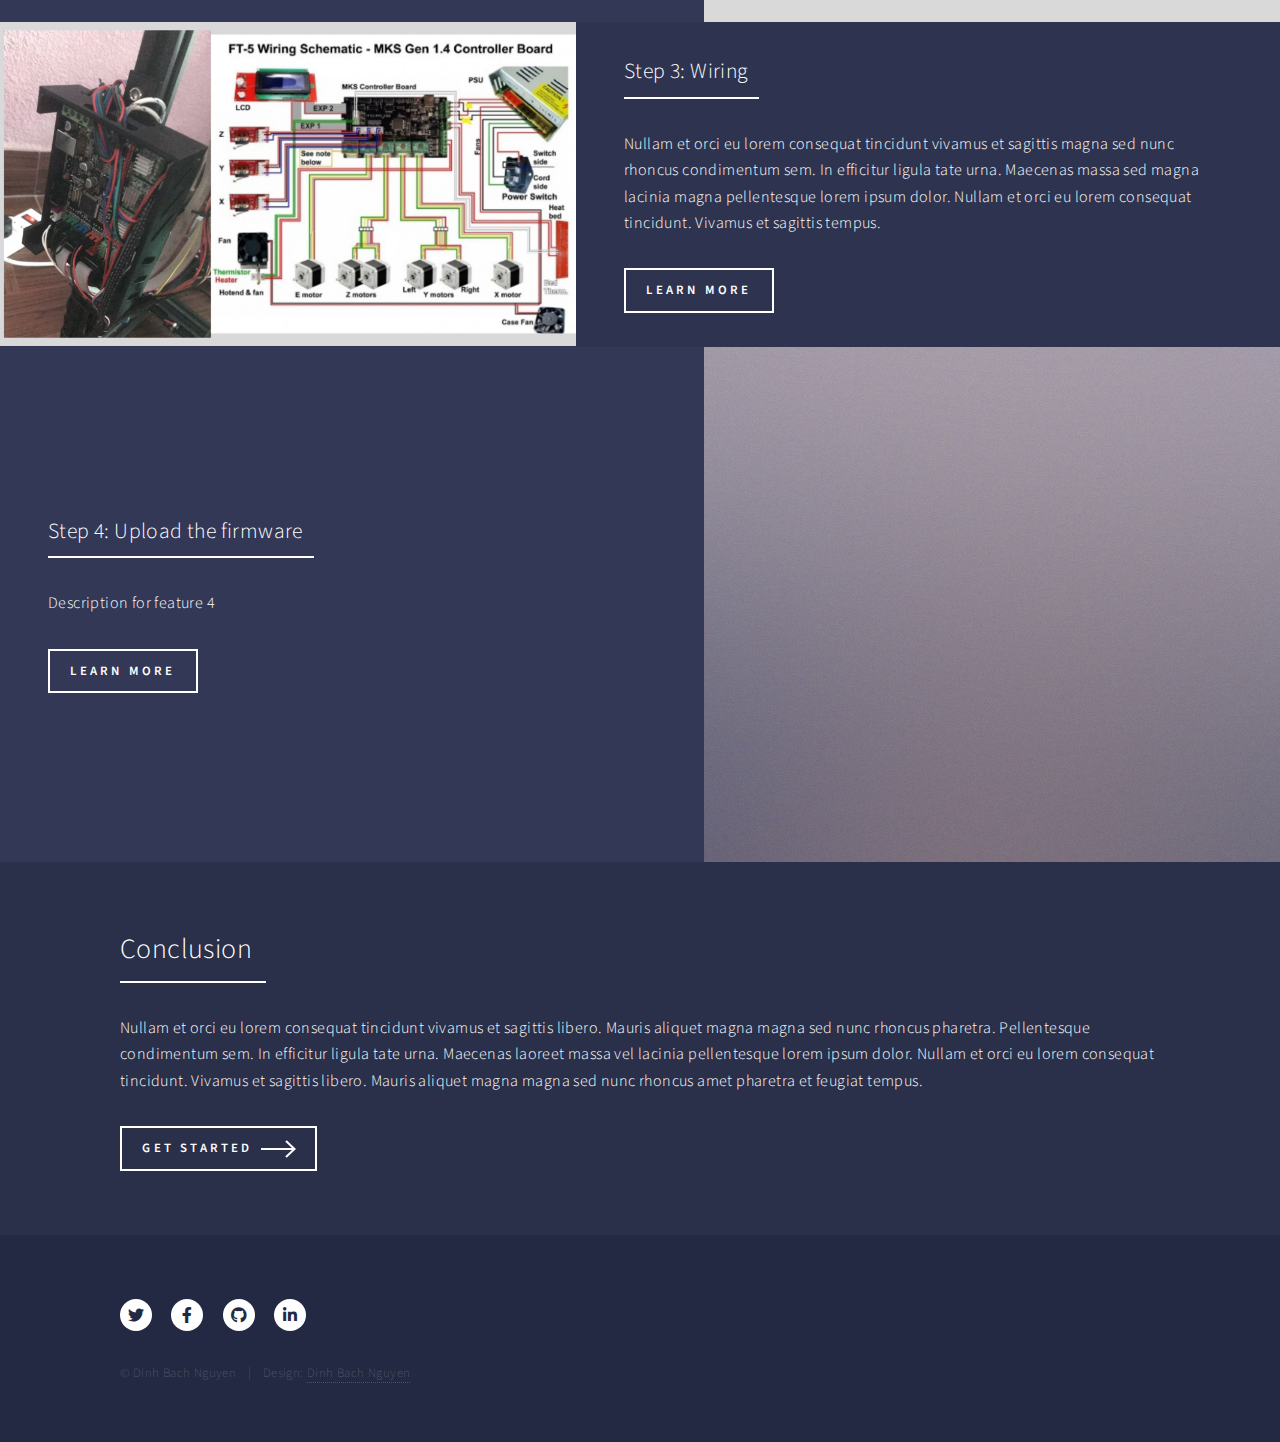
<file: landing.html>
<!DOCTYPE HTML>

<html>
	<head>
		<title>DIY BED SLINGER 3D PRINTER</title>
		<meta charset="utf-8" />
		<meta name="viewport" content="width=device-width, initial-scale=1, user-scalable=no" />
		<link rel="stylesheet" href="assets/css/main.css" />
		<noscript><link rel="stylesheet" href="assets/css/noscript.css" /></noscript>
	</head>
	<body class="is-preload">

		<!-- Wrapper -->
			<div id="wrapper">

				<!-- Header -->
				<!-- Note: The "styleN" class below should match that of the banner element. -->
					<header id="header" class="alt style2">
						<a href="index.html" class="logo"><strong>Dinh Bach Nguyen</strong> </a>
						<nav>
							<a href="#menu">Menu</a>
						</nav>
					</header>

				<!-- Menu -->
					<nav id="menu">
						<ul class="links">
							<li><a href="index.html">Home</a></li>
							<li><a href="landing.html">DIY 3D PRINTER</a></li>
							<li><a href="landing.html">PROJECT 2</a></li>
							<li><a href="landing.html">PROJECT 3</a></li>
							<li><a href="landing.html">PROJECT 4</a></li>
							<li><a href="landing.html">PROJECT 5</a></li>
							<li><a href="landing.html">PROJECT 6</a></li>
							<li><a href="generic.html">About me</a></li>
							<li><a href="elements.html">Elements</a></li>
						</ul>
						<ul class="actions stacked">
							<li><a href="generic.html" class="button primary fit">About me</a></li>
							
						</ul>
					</nav>

				<!-- Banner -->
				<!-- Note: The "styleN" class below should match that of the header element. -->
					<section id="banner" class="style2">
						<div class="inner">
							<span class="image">
								<img src="images/ThumbnailProject1.jpg" alt="" />
							</span>
							<header class="major">
								<h1>DIY BED SLINGER 3D PRINTER</h1>
							</header>
							<div class="content">
								<p>This is a custom bed slinger 3d printer that I designed and built by myself<br />
								</p>
							</div>
						</div>
					</section>
				
				<!-- Main -->
					<div id="main">

						<!-- Introduction section  -->
							<section id="one">
								<div class="inner">
									<header class="major">
										<h2>Why a new 3d printer...</h2>
									</header>
									<p> Initially, the 3D printer available in Vietnam within the $200 price range in 2021 lacked dual lead screws for the Z-axis. This resulted in a critical issue where the X gantry without the lead screw would tilt downward. Consequently, the X gantry no longer maintained parallel alignment with the bed surface. <br>
										Furthermore, during that timeframe, 3D printers were suboptimal for running a 3D printing farm due to challenges in finding replacement parts. However, having a 3D printer constructed with open-build components makes it much easier to replace parts in the event of malfunctions.<br>
										In conclusion, this presents a valuable opportunity for a second-year mechatronic student like myself to delve into additive manufacturing technology. It allows me to gain hands-on experience in configuring firmware and mastering 3D modeling with SolidWorks.<br>

									</p>
								</div>
							</section>

						<!-- Body section -->
							<section id="two" class="spotlights">
								<section>
									<a href="" class="image">
										<img src="images/SolidWorksModelProject1.JPG" alt="" data-position="center center" />
									</a>
									<div class="content">
										<div class="inner">
											<header class="major">
												<h3>Step 1: SolidWorks modeling</h3>
											</header>
											<p>Description for feature 1</p>
											<!-- <ul class="actions">
												<li><a href="generic.html" class="button">Learn more</a></li>
											</ul> -->
										</div>
									</div>
								</section>

								<section>
									<a href="generic.html" class="image">
										<img src="images/FrameBuilding.jpg" alt="" data-position="top center" />
									</a>
									<div class="content">
										<div class="inner">
											<header class="major">
												<h3>Step 2: Start building the frame</h3>
											</header>
											<p>It looks quite messy... I know</p>
										</div>
									</div>
								</section>

								<section>
									<a href="generic.html" class="image">
										<img src="images/Wiring.jpg" alt="" data-position="25% 25%" />
									</a>
									<div class="content">
										<div class="inner">
											<header class="major">
												<h3>Step 3: Wiring</h3>
											</header>
											<p>Nullam et orci eu lorem consequat tincidunt vivamus et sagittis magna sed nunc rhoncus condimentum sem. In efficitur ligula tate urna. Maecenas massa sed magna lacinia magna pellentesque lorem ipsum dolor. Nullam et orci eu lorem consequat tincidunt. Vivamus et sagittis tempus.</p>
											<ul class="actions">
												<li><a href="generic.html" class="button">Learn more</a></li>
											</ul>
										</div>
									</div>
								</section>


								<section>
									<a href="generic.html" class="image">
										<img src="images/pic09.jpg" alt="" data-position="top center" />
									</a>
									<div class="content">
										<div class="inner">
											<header class="major">
												<h3>Step 4: Upload the firmware</h3>
											</header>
											<p>Description for feature 4</p>
											<ul class="actions">
												<li><a href="generic.html" class="button">Learn more</a></li>
											</ul>
										</div>
									</div>
								</section>
							</section>

						<!-- Conclusion section  -->
							<section id="three">
								<div class="inner">
									<header class="major">
										<h2>Conclusion</h2>
									</header>
									<p>Nullam et orci eu lorem consequat tincidunt vivamus et sagittis libero. Mauris aliquet magna magna sed nunc rhoncus pharetra. Pellentesque condimentum sem. In efficitur ligula tate urna. Maecenas laoreet massa vel lacinia pellentesque lorem ipsum dolor. Nullam et orci eu lorem consequat tincidunt. Vivamus et sagittis libero. Mauris aliquet magna magna sed nunc rhoncus amet pharetra et feugiat tempus.</p>
									<ul class="actions">
										<li><a href="generic.html" class="button next">Get Started</a></li>
									</ul>
								</div>
							</section>

					</div>

				<!-- Footer -->
					<footer id="footer">
						<div class="inner">
							<ul class="icons">
								<li><a href="#" class="icon brands alt fa-twitter"><span class="label">Twitter</span></a></li>
								<li><a href="https://www.facebook.com/profile.php?id=100015208627158" class="icon brands alt fa-facebook-f"><span class="label">Facebook</span></a></li>
								<li><a href="#" class="icon brands alt fa-github"><span class="label">GitHub</span></a></li>
								<li><a href="#" class="icon brands alt fa-linkedin-in"><span class="label">LinkedIn</span></a></li>
							</ul>
							<ul class="copyright">
								<li>&copy; Dinh Bach Nguyen</li><li>Design: <a>Dinh Bach Nguyen</a></li>
							</ul>
						</div>
					</footer>

			</div>

		<!-- Scripts -->
			<script src="assets/js/jquery.min.js"></script>
			<script src="assets/js/jquery.scrolly.min.js"></script>
			<script src="assets/js/jquery.scrollex.min.js"></script>
			<script src="assets/js/browser.min.js"></script>
			<script src="assets/js/breakpoints.min.js"></script>
			<script src="assets/js/util.js"></script>
			<script src="assets/js/main.js"></script>

	</body>
</html>
</file>
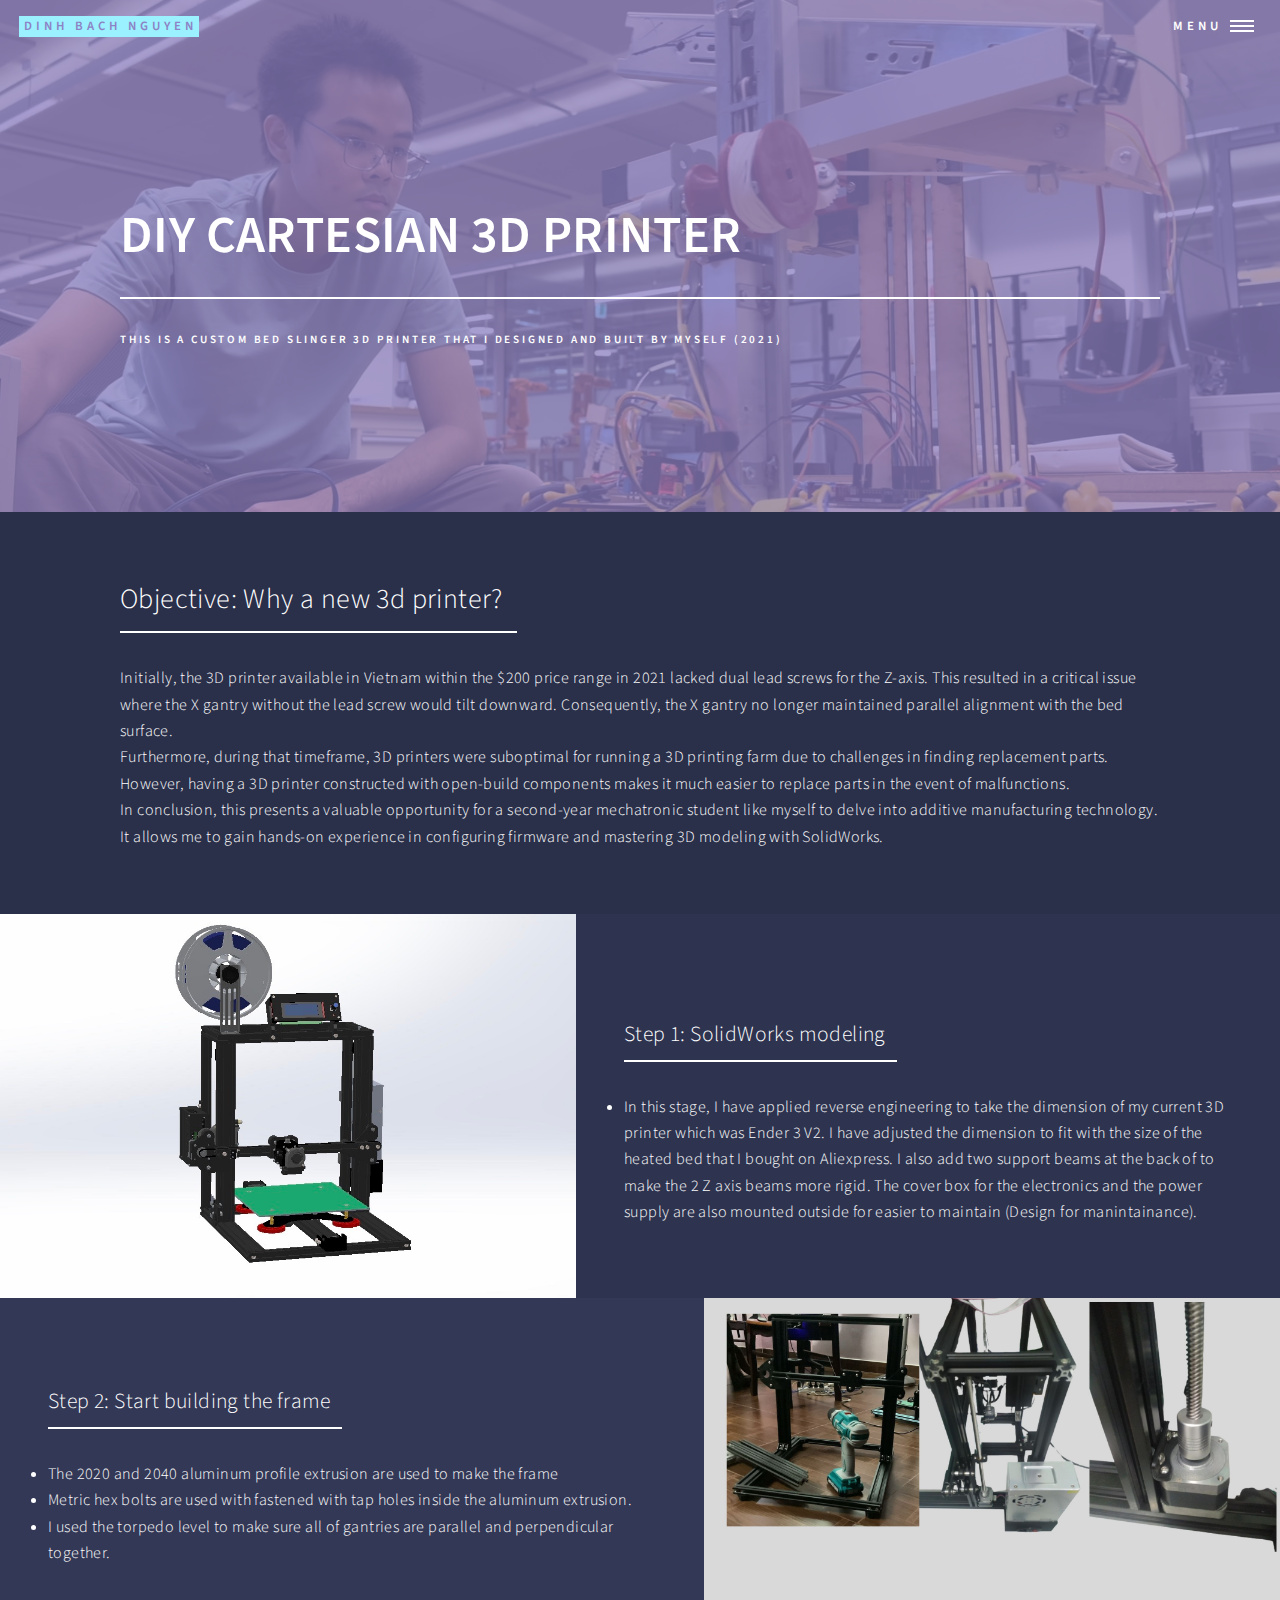
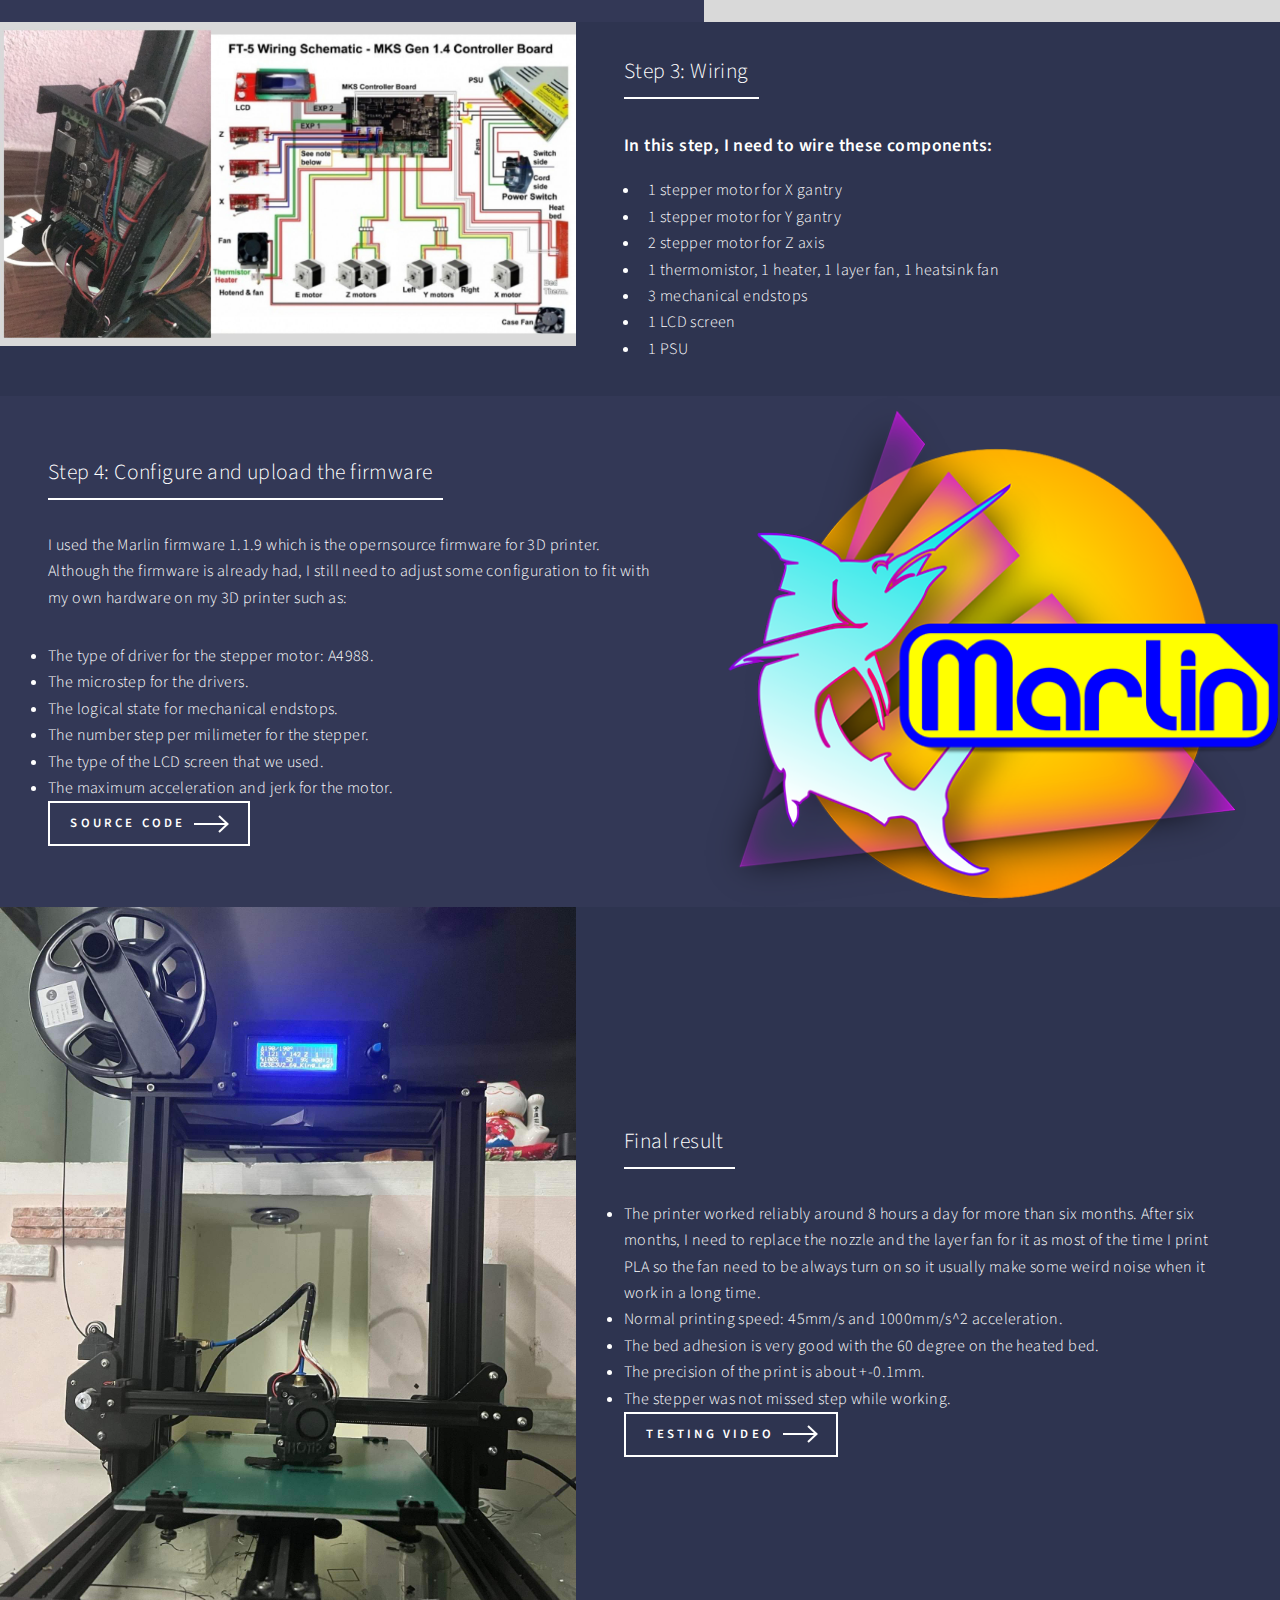
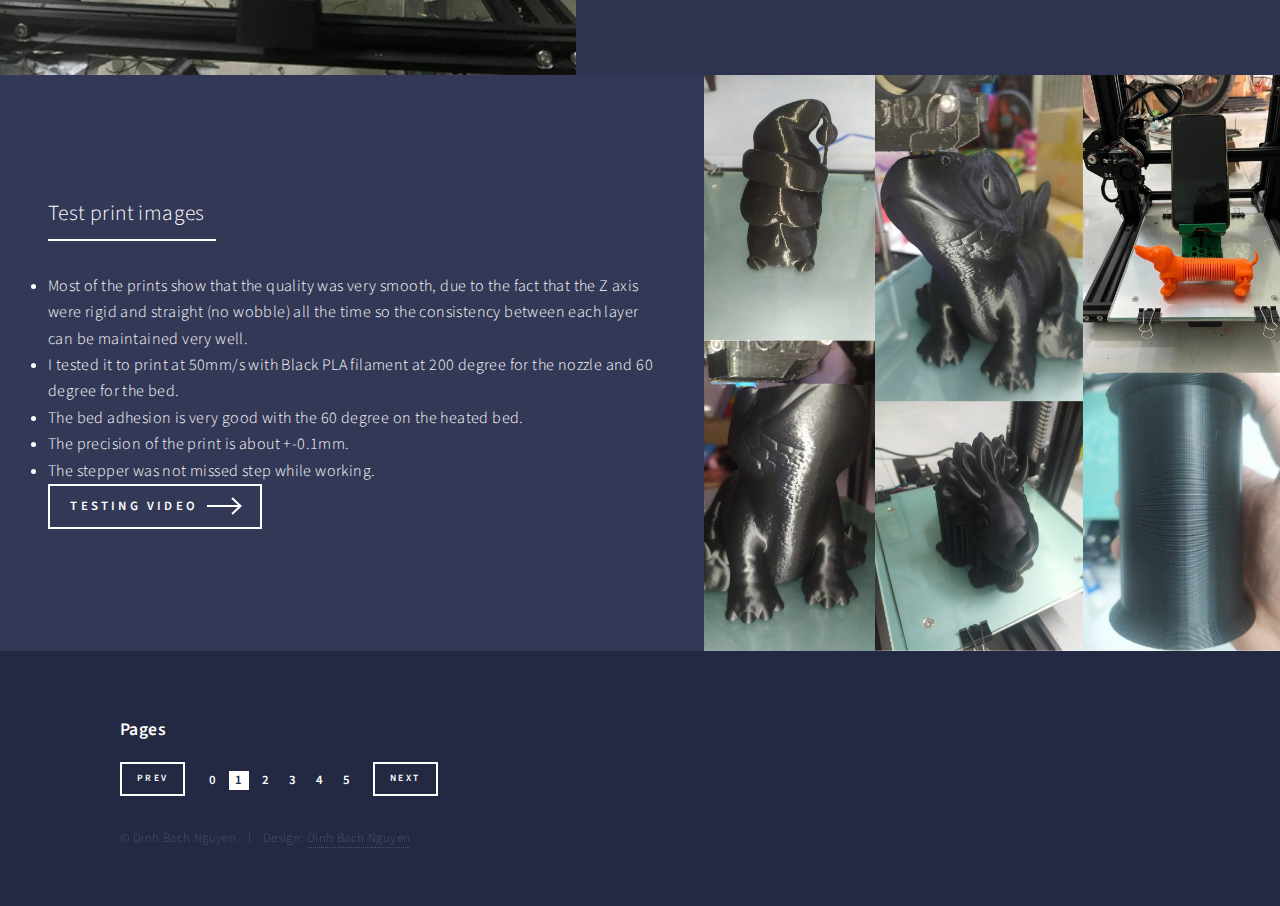
<file: Project1.html>
<!DOCTYPE HTML>

<html>
	<head>
		<title>DIY BED SLINGER 3D PRINTER</title>
		<meta charset="utf-8" />
		<meta name="viewport" content="width=device-width, initial-scale=1, user-scalable=no" />
		<link rel="stylesheet" href="assets/css/main.css" />
		<noscript><link rel="stylesheet" href="assets/css/noscript.css" /></noscript>
	</head>
	<body class="is-preload">

		<!-- Wrapper -->
			<div id="wrapper">

				<!-- Header -->
				<!-- Note: The "styleN" class below should match that of the banner element. -->
					<header id="header" class="alt style2">
						<a href="index.html" class="logo"><strong>Dinh Bach Nguyen</strong> </a>
						<nav>
							<a href="#menu">Menu</a>
						</nav>
					</header>

				<!-- Menu -->
					<nav id="menu">
						<ul class="links">
							<li><a href="index.html">Home</a></li>
							<li><a href="Project1.html">PROJECT 1: DIY CARTESIAN 3D PRINTER</a></li>
							<li><a href="Project2.html">PROJECT 2</a></li>
							<li><a href="Project1.html">PROJECT 3</a></li>
							<li><a href="Project1.html">PROJECT 4</a></li>
							<li><a href="Project1.html">PROJECT 5</a></li>
							<li><a href="Project1.html">PROJECT 6</a></li>
							<li><a href="generic.html">About me</a></li>
							<li><a href="elements.html">Elements</a></li>
						</ul>
						<ul class="actions stacked">
							<li><a href="generic.html" class="button primary fit">About me</a></li>
							
						</ul>
					</nav>

				<!-- Banner -->
				<!-- Note: The "styleN" class below should match that of the header element. -->
					<section id="banner" class="style2">
						<div class="inner">
							<span class="image">
								<img src="images/ThumbnailProject1.jpg" alt="" />
							</span>
							
							<header class="major">
								<h1>DIY CARTESIAN 3D PRINTER</h1>
							</header>
							<div class="content">
								<p>This is a custom bed slinger 3d printer that I designed and built by myself (2021)</p>
								</p>
							</div>
						</div>
					</section>
				
				<!-- Main -->
					<div id="main">

						<!-- Introduction section  -->
							<section id="one">
								<div class="inner">
									<header class="major">
										<h2>Objective: Why a new 3d printer?</h2>
									</header>
									<p> Initially, the 3D printer available in Vietnam within the $200 price range in 2021 lacked dual lead screws for the Z-axis. This resulted in a critical issue where the X gantry without the lead screw would tilt downward. Consequently, the X gantry no longer maintained parallel alignment with the bed surface. <br>
										Furthermore, during that timeframe, 3D printers were suboptimal for running a 3D printing farm due to challenges in finding replacement parts. However, having a 3D printer constructed with open-build components makes it much easier to replace parts in the event of malfunctions.<br>
										In conclusion, this presents a valuable opportunity for a second-year mechatronic student like myself to delve into additive manufacturing technology. It allows me to gain hands-on experience in configuring firmware and mastering 3D modeling with SolidWorks.<br>

									</p>
								</div>
							</section>

						<!-- Body section -->
							<section id="two" class="spotlights">
								<section>
									<a href="" class="image">
										<img src="images/SolidWorksModelProject1.JPG" alt="" data-position="center center" />
									</a>
									<div class="content">
										<div class="inner">
											<header class="major">
												<h3>Step 1: SolidWorks modeling</h3>
												</header>
												<li>In this stage, I have applied reverse engineering to take the dimension of 
												my current 3D printer which was Ender 3 V2. 
												I have adjusted the dimension to fit with the size of the heated bed that I bought on Aliexpress. 
												I also add two support beams at the back of to make the 2 Z axis beams  more rigid.
												The cover box for the electronics and the power supply are also mounted outside for easier to maintain (Design for manintainance).
												</li>
										</div>
									</div>
								</section>

								<section>
									<a href="Project1.html" class="image">
										<img src="images/FrameBuilding.jpg" alt="" data-position="top center" />
									</a>
									<div class="content">
										<div class="inner">
											<header class="major">
												<h3>Step 2: Start building the frame</h3>
											</header>
											<li>The 2020 and 2040 aluminum profile extrusion are used to make the frame</li>
											<li>Metric hex bolts are used with fastened with tap holes inside the aluminum extrusion.</li>
											<li>I used the torpedo level to make sure all of gantries are parallel and perpendicular together.</li>
										</div>
									</div>
								</section>

								<section>
									<a href="Project1.html" class="image">
										<img src="images/Wiring.jpg" alt="" data-position="25% 25%" />
									</a>
									<div class="content">
										<div class="inner">
											<header class="major">
												<h3>Step 3: Wiring</h3>
											</header>
											<h4> In this step, I need to wire these components: </h4>
											<ul>
											<li> 1 stepper motor for X gantry</li>
											<li> 1 stepper motor for Y gantry </li>
											<li> 2 stepper motor for Z axis </li>
											<li> 1 thermomistor, 1 heater, 1 layer fan, 1 heatsink fan </li>
											<li> 3 mechanical endstops </li>
											<li> 1 LCD screen </li>
											<li> 1 PSU </li>
											</ul>
										</div>
									</div>
								</section>


								<section>
									<a href="https://marlinfw.org/" class="image">
										<!-- <iframe width="420" height="315"
											src="https://www.youtube.com/embed/tgbNymZ7vqY?autoplay=1&mute=1">
										</iframe>	 -->
										<img src="images/Marlin.png" alt="" data-position="top center" />
									</a>
									<div class="content">
										<div class="inner">
											<header class="major">
												<h3>Step 4: Configure and upload the firmware</h3>
											</header>
											<p> I used the Marlin firmware 1.1.9 which is the opernsource firmware for 3D printer. Although the firmware is already had, I still need to adjust some configuration
												to fit with my own hardware on my 3D printer such as:
											</p>
											<li> The type of driver for the stepper motor: A4988. </li>
											<li> The microstep for the drivers.</li>
											<li> The logical state for mechanical endstops.</li>
											<li> The number step per milimeter for the stepper.</li>
											<li> The type of the LCD screen that we used.</li>
											<li> The maximum acceleration and jerk for the motor.</li>
											<ul class="actions">
												<li><a href="https://github.com/bachnguyen3005/Bed-slinger-s--firmware" class="button next"> Source code</a></li>
											</ul>
										</div>
									</div>
								</section>

								<section>
									<a href="https://marlinfw.org/" class="image">
										<!-- <iframe width="420" height="315"
											src="https://www.youtube.com/embed/tgbNymZ7vqY?autoplay=1&mute=1">
										</iframe>	 -->
										<img src="images/FinalResult1.JPG" alt="" data-position="center center"  />
									</a>
									<div class="content">
										<div class="inner">
											<header class="major">
												<h3>Final result</h3>
											</header>
											<li> The printer worked reliably around 8 hours a day for more than six months. After six months, I need to replace the nozzle and the layer fan for it as most of the time I print PLA so the fan need to be always turn on so it usually make some weird noise when it work in a long time.</li>
											<li> Normal printing speed: 45mm/s and 1000mm/s^2 acceleration.</li>
											<li> The bed adhesion is very good with the 60 degree on the heated bed.</li>
											<li> The precision of the print is about +-0.1mm.</li>
											<li> The stepper was not missed step while working.</li>
											
											<ul class="actions">
												<li><a href="https://youtube.com/shorts/laq48rgFMio?feature=share" class="button next"> Testing video</a></li>
											</ul>
										</div>
									</div>
								</section>


								<section>
									<a href="" class="image">
										<!-- <iframe width="420" height="315"
											src="https://www.youtube.com/embed/tgbNymZ7vqY?autoplay=1&mute=1">
										</iframe>	 -->
										<img src="images/Testing.png" alt="" data-position="center center"  />
									</a>
									<div class="content">
										<div class="inner">
											<header class="major">
												<h3>Test print images</h3>
											</header>
											<li> Most of the prints show that the quality was very smooth, due to the fact that the Z axis were rigid and straight (no wobble) all the time
												so the consistency between each layer can be maintained very well.
											</li>
											<li> I tested it to print at 50mm/s with Black PLA filament at 200 degree for the nozzle and 60 degree for the bed.</li>
											<li> The bed adhesion is very good with the 60 degree on the heated bed.</li>
											<li> The precision of the print is about +-0.1mm.</li>
											<li> The stepper was not missed step while working.</li>
											
											<ul class="actions">
												<li><a href="https://youtube.com/shorts/laq48rgFMio?feature=share" class="button next"> Testing video</a></li>
											</ul>
										</div>
									</div>
								</section>

							</section>


					</div>

				<!-- Footer -->
					<footer id="footer">

						<div class="inner">
							<h4>Pages</h4>
							<ul class="pagination">
								<li><span href= "index.html" class="button small"  >Prev</span></li>
								<li><a href="index.html" class="page">0</a></li>
								<li><a href="Project1.html" class="page active">1</a></li>
								<li><a href="#" class="page">2</a></li>
								<!-- <li><span>&hellip;</span></li> -->
								<li><a href="#" class="page">3</a></li>
								<li><a href="#" class="page">4</a></li>
								<li><a href="#" class="page">5</a></li>
								<li><a href="#" class="button small">Next</a></li>
							</ul>

							<ul class="copyright">
								<li>&copy; Dinh Bach Nguyen</li><li>Design: <a>Dinh Bach Nguyen</a></li>
							</ul>
							
						</div>

					</footer>

			</div>

		<!-- Scripts -->
			<script src="assets/js/jquery.min.js"></script>
			<script src="assets/js/jquery.scrolly.min.js"></script>
			<script src="assets/js/jquery.scrollex.min.js"></script>
			<script src="assets/js/browser.min.js"></script>
			<script src="assets/js/breakpoints.min.js"></script>
			<script src="assets/js/util.js"></script>
			<script src="assets/js/main.js"></script>
			<script src="//scripts.sirv.com/sirvjs/v3/sirv.js"></script>

	</body>
</html>
</file>
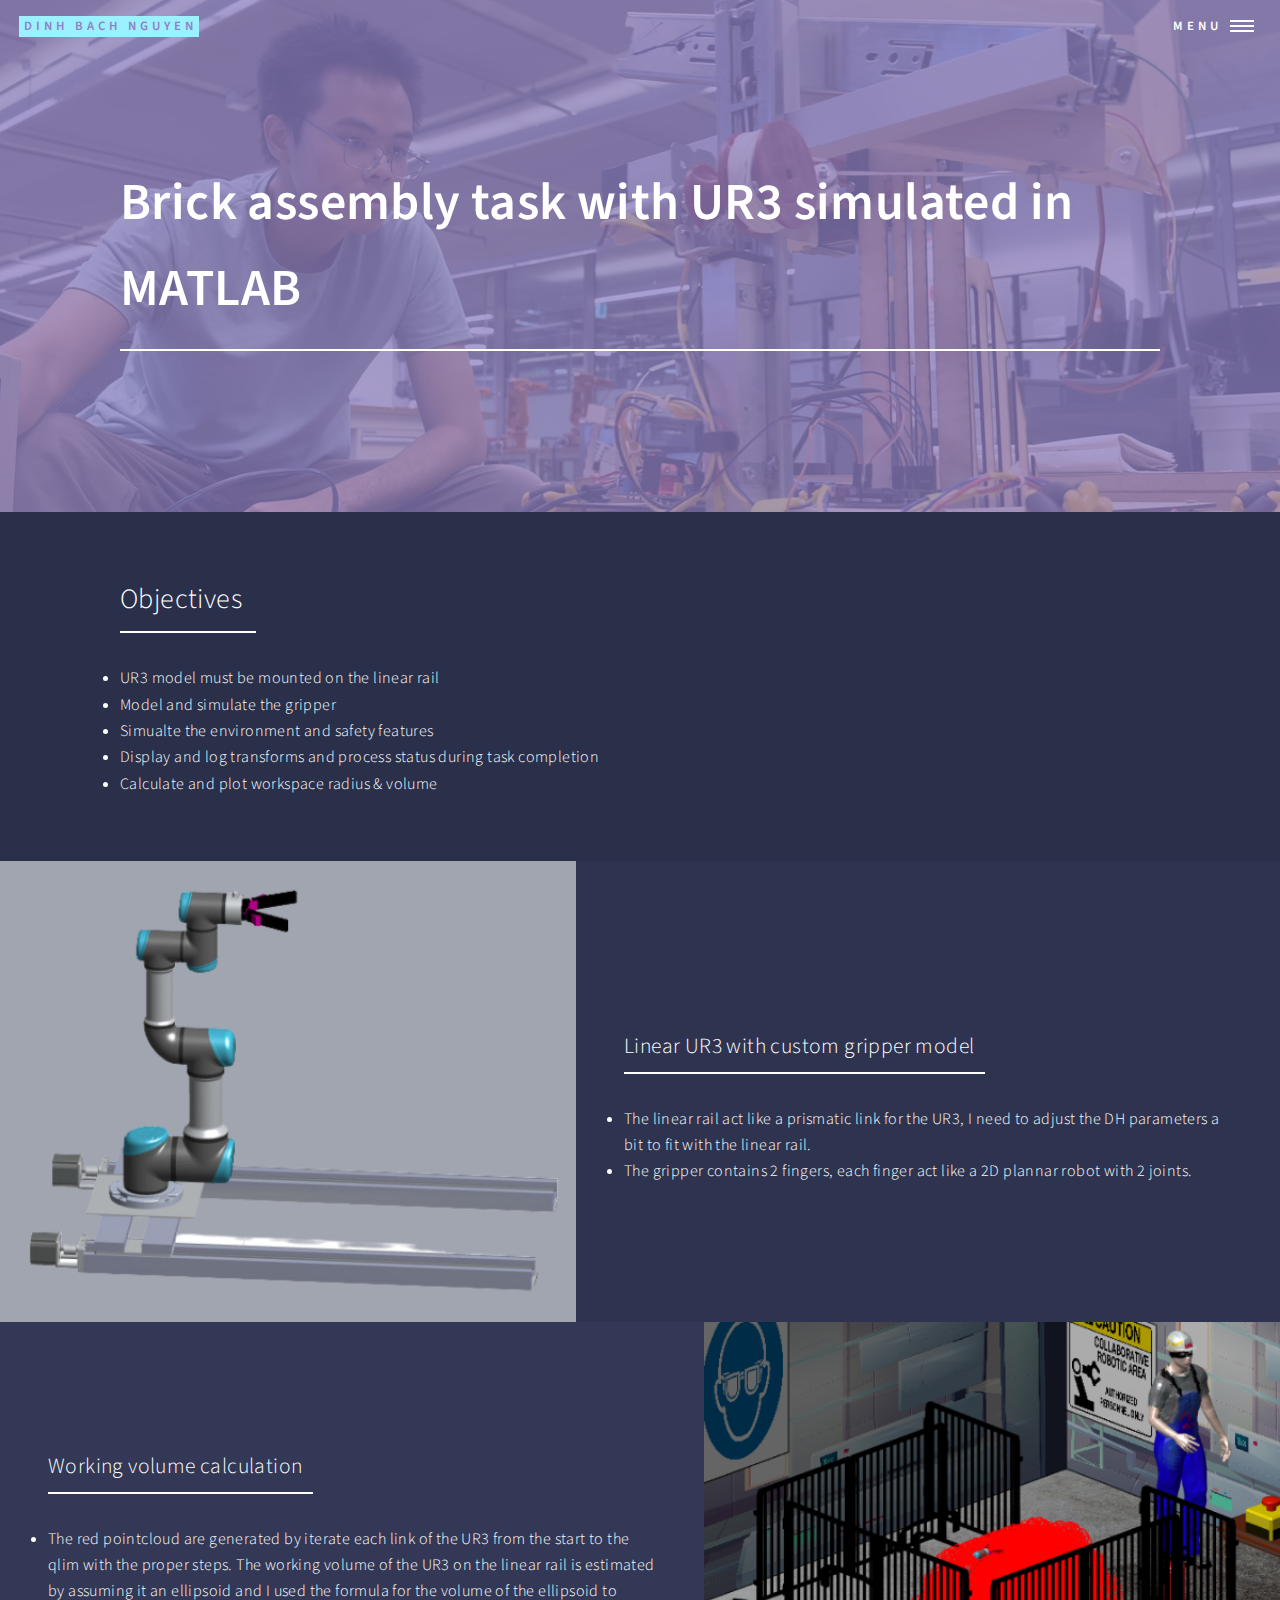
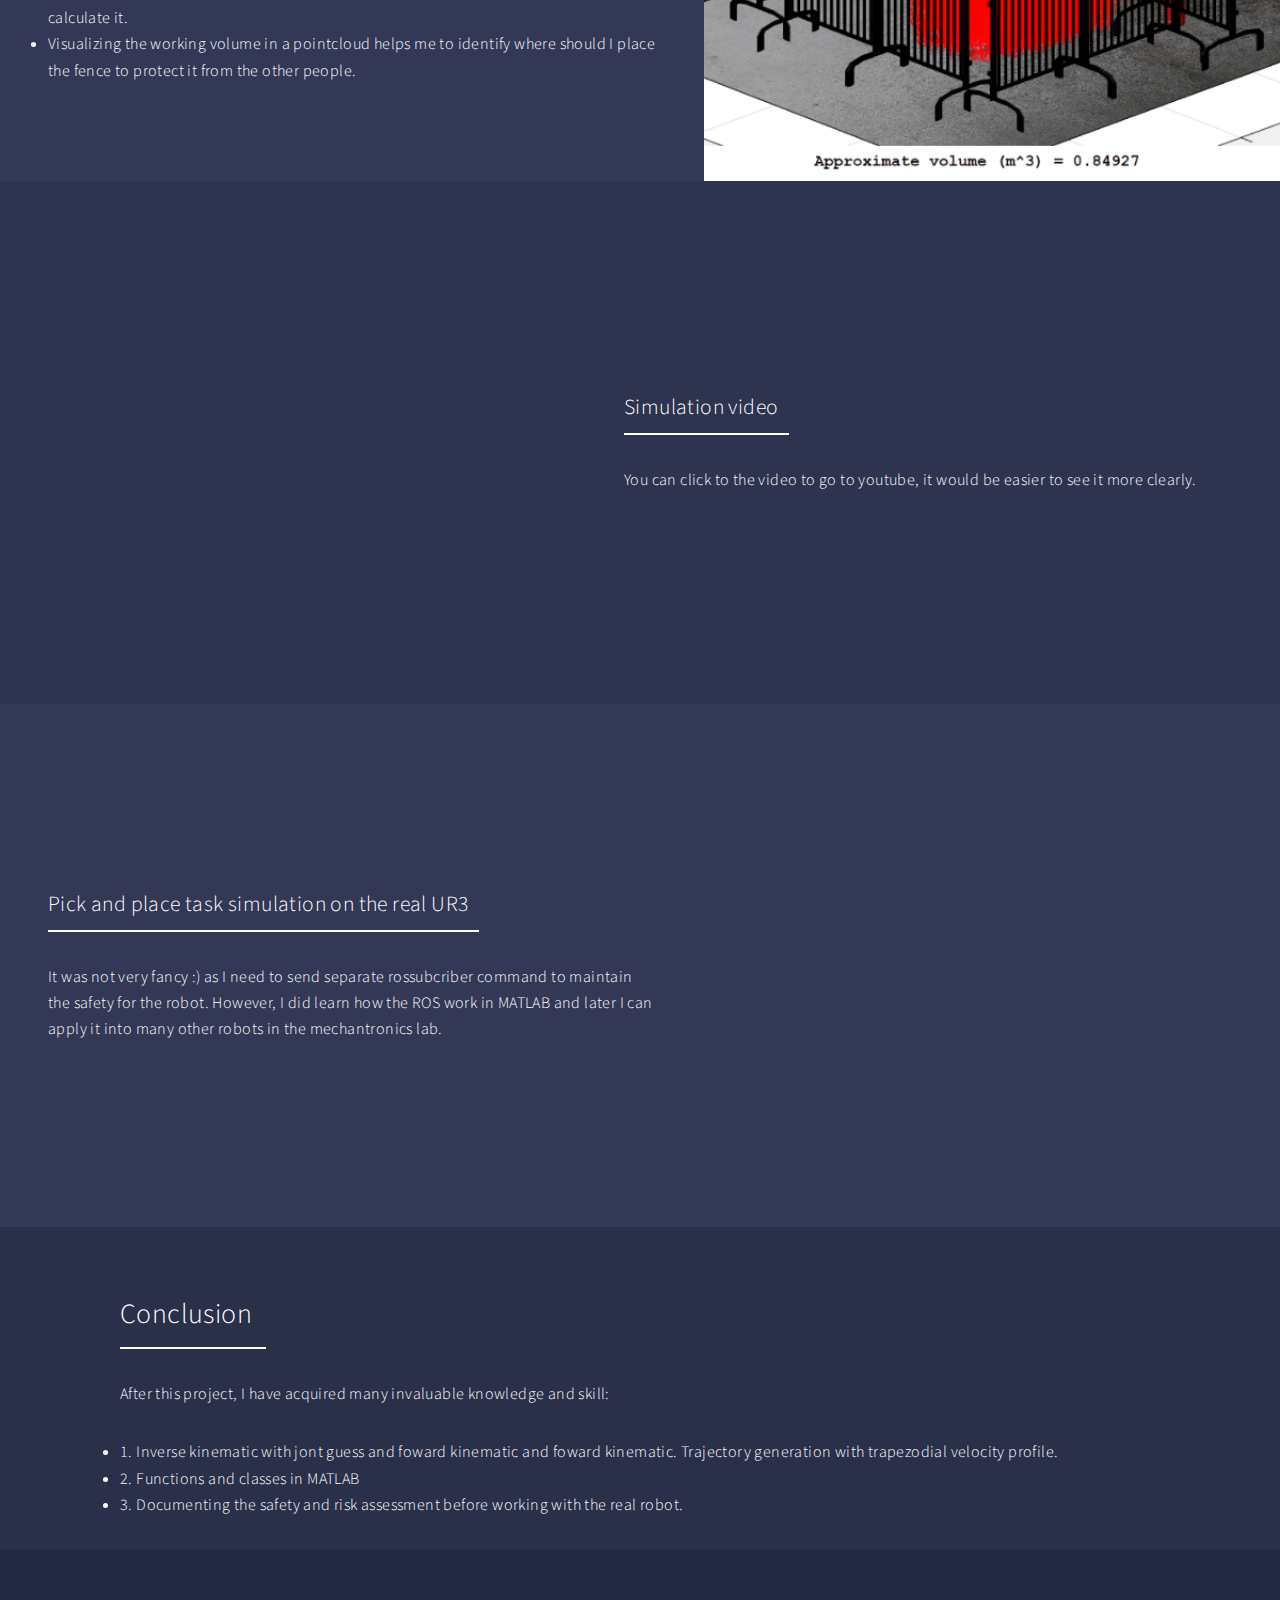
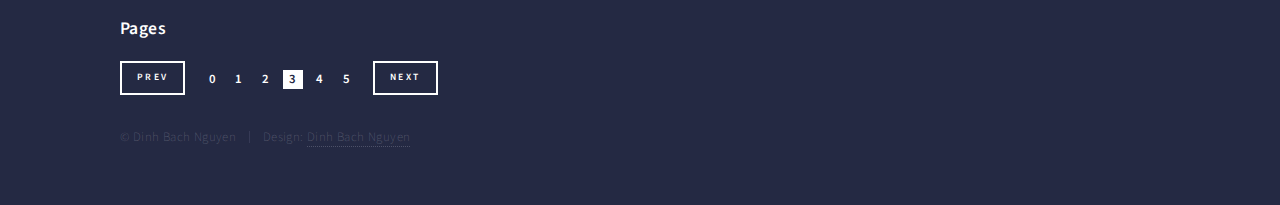
<file: Project4.html>
<!DOCTYPE HTML>

<html>
	<head>
		<title>Project 4</title>
		<meta charset="utf-8" />
		<meta name="viewport" content="width=device-width, initial-scale=1, user-scalable=no" />
		<link rel="stylesheet" href="assets/css/main.css" />
		<noscript><link rel="stylesheet" href="assets/css/noscript.css" /></noscript>
	</head>
	<body class="is-preload">

		<!-- Wrapper -->
			<div id="wrapper">

				<!-- Header -->
				<!-- Note: The "styleN" class below should match that of the banner element. -->
					<header id="header" class="alt style2">
						<a href="index.html" class="logo"><strong>Dinh Bach Nguyen</strong> </a>
						<nav>
							<a href="#menu">Menu</a>
						</nav>
					</header>

				<!-- Menu -->
					<nav id="menu">
						<ul class="links">
							<li><a href="index.html">Home</a></li>
							<li><a href="Project1.html">DIY CARTESIAN 3D PRINTER</a></li>
							<li><a href="Project2.html">WARMAN ROBOT</a></li>
							<li><a href="Project3.html">PROJECT 3</a></li>
							<li><a href="Project4.html">PROJECT 4</a></li>
							<li><a href="Project1.html">PROJECT 5</a></li>
							<li><a href="Project1.html">PROJECT 6</a></li>
						</ul>
						<ul class="actions stacked">
							<li><a href="generic.html" class="button primary fit">About me</a></li>
							
						</ul>
					</nav>

				<!-- Banner -->
				<!-- Note: The "styleN" class below should match that of the header element. -->
					<section id="banner" class="style2">
						<div class="inner">
							<span class="image">
								<img src="images/CustomUR3Gripper.png" alt="" />
							</span>
							
							<header class="major">
								<h1>Brick assembly task with UR3 simulated in MATLAB </h1>
							</header>
							<div class="content">
								<p> </p>
								</p>
							</div>
						</div>
					</section>
				
				<!-- Main -->
					<div id="main">

						<!-- Introduction section  -->
							<section id="one">
								<div class="inner">
									<header class="major">
										<h2>Objectives</h2>
									</header>
									<p> 
									<li> UR3 model must be mounted on the linear rail </li>
									<li> Model and simulate the gripper</li>
									<li> Simualte the environment and safety features </li>
									<li> Display and log transforms and process status during task completion </li>
									<li> Calculate and plot workspace radius & volume </li>
								</p>
								</div>
							</section>

						<!-- Body section -->
							<section id="two" class="spotlights">
								<section>
									<a href="https://www.youtube.com/watch?v=oFAy1v9rBuE" class="image">
										<img src="images/CustomUR3Gripper.png" alt="" data-position="center center" />
									</a>
									<div class="content">
										<div class="inner">
											<header class="major">
												<h3>Linear UR3 with custom gripper model</h3>
												</header>
												<li>
													The linear rail act like a prismatic link for the UR3, I need to adjust the DH parameters a bit to fit with the linear rail.
													 
												</li>
												<li> The gripper contains 2 fingers, each finger act like a 2D plannar robot with 2 joints.
												</li>
										</div>
									</div>
								</section>

								<section>
									<a href="https://www.youtube.com/watch?v=oFAy1v9rBuE" class="image">
										<img src="images/VolumeCalculation.png" alt="" data-position="top center" />
									</a>
									<div class="content">
										<div class="inner">
											<header class="major">
												<h3>Working volume calculation</h3>
											</header>
											<li> The red pointcloud are generated by iterate each link of the UR3 from the start to the qlim with the proper steps.
												The working volume of the UR3 on the linear rail is estimated by assuming it an ellipsoid and I used the formula for the volume
												of the ellipsoid to calculate it. 
											<li> Visualizing the working volume in a pointcloud helps me to identify where should I place the fence to protect it from the other people.
											</li>

										</div>
									</div>
								</section>

								<section>
									<a href="https://www.youtube.com/watch?v=oFAy1v9rBuE" class="image">
										<iframe width="576" height="515" src="https://www.youtube.com/embed/oFAy1v9rBuE?autoplay=1&mute=1" 
										frameborder="0"
										allow="accelerometer; autoplay; clipboard-write; encrypted-media;
										gyroscope; picture-in-picture;
										web-share">
										</iframe>

									</a>
									<div class="content">
										<div class="inner">
											<header class="major">
												<h3>Simulation video</h3>
											</header>
											<p> You can click to the video to go to youtube, it would be easier to see it more clearly.</p>
										</div>
									</div>
								</section>


								<section>
									<a href="https://www.youtube.com/watch?v=HDZIrKFuw_Y" class="image">
										<iframe width="576" height="515" src="https://www.youtube.com/embed/HDZIrKFuw_Y?autoplay=1&mute=1" 
										frameborder="0"
										allow="accelerometer; autoplay; clipboard-write; encrypted-media;
										gyroscope; picture-in-picture;
										web-share">
										</iframe>
										
									</a>
									<div class="content">
										<div class="inner">
											<header class="major">
												<h3>Pick and place task simulation on the real UR3</h3>
											</header>
											<p> 
												It was not very fancy :) as I need to send separate rossubcriber command to maintain the safety for the robot.
												However, I did learn how the ROS work in MATLAB and later I can apply it into many other robots in the mechantronics lab.
											</p>

										</div>
									</div>

								</section>
							</section>
															
							<section id="three">
								<div class="inner">
									<header class="major">
										<h2>Conclusion</h2>
									</header>
									<p>After this project, I have acquired many invaluable knowledge and skill: </p>
									<li> 1. Inverse kinematic with jont guess and foward kinematic and foward kinematic.
										Trajectory generation with trapezodial velocity profile.

									</li>
									<li> 2. Functions and classes in MATLAB
									</li>
									<li> 3. Documenting the safety and risk assessment before working with the real robot.

									</li>

								</div>
							</section>


					</div>

				<!-- Footer -->
					<footer id="footer">

						<div class="inner">
							<h4>Pages</h4>
							<ul class="pagination">
								<li><span href= "index.html" class="button small"  >Prev</span></li>
								<li><a href="index.html" class="page">0</a></li>
								<li><a href="Project1.html" class="page ">1</a></li>
								<li><a href="Project2.html" class="page">2</a></li>
								<!-- <li><span>&hellip;</span></li> -->
								<li><a href="Project3.html" class="page active">3</a></li>
								<li><a href="#" class="page">4</a></li>
								<li><a href="#" class="page">5</a></li>
								<li><a href="#" class="button small">Next</a></li>
							</ul>

							<ul class="copyright">
								<li>&copy; Dinh Bach Nguyen</li><li>Design: <a>Dinh Bach Nguyen</a></li>
							</ul>
							
						</div>

					</footer>

			</div>

		<!-- Scripts -->
			<script src="assets/js/jquery.min.js"></script>
			<script src="assets/js/jquery.scrolly.min.js"></script>
			<script src="assets/js/jquery.scrollex.min.js"></script>
			<script src="assets/js/browser.min.js"></script>
			<script src="assets/js/breakpoints.min.js"></script>
			<script src="assets/js/util.js"></script>
			<script src="assets/js/main.js"></script>
			<script src="//scripts.sirv.com/sirvjs/v3/sirv.js"></script>

	</body>
</html>
</file>
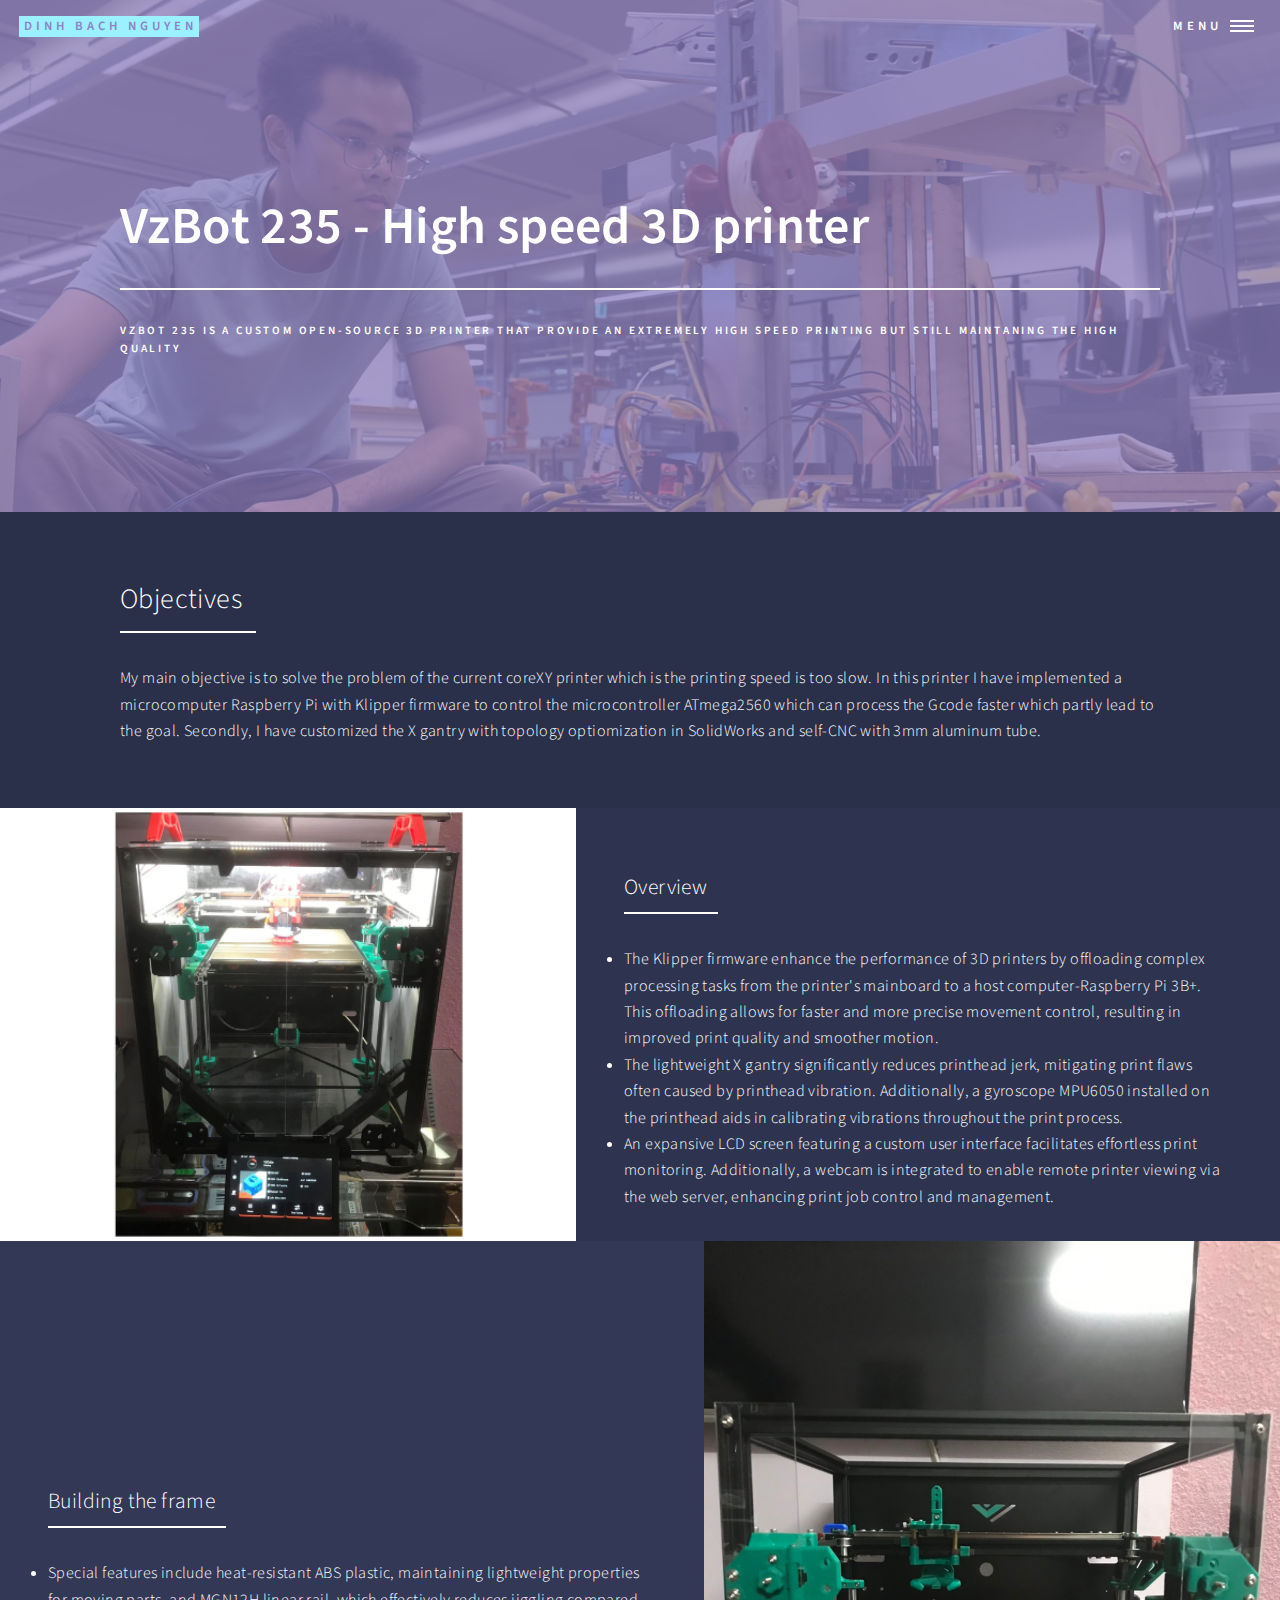
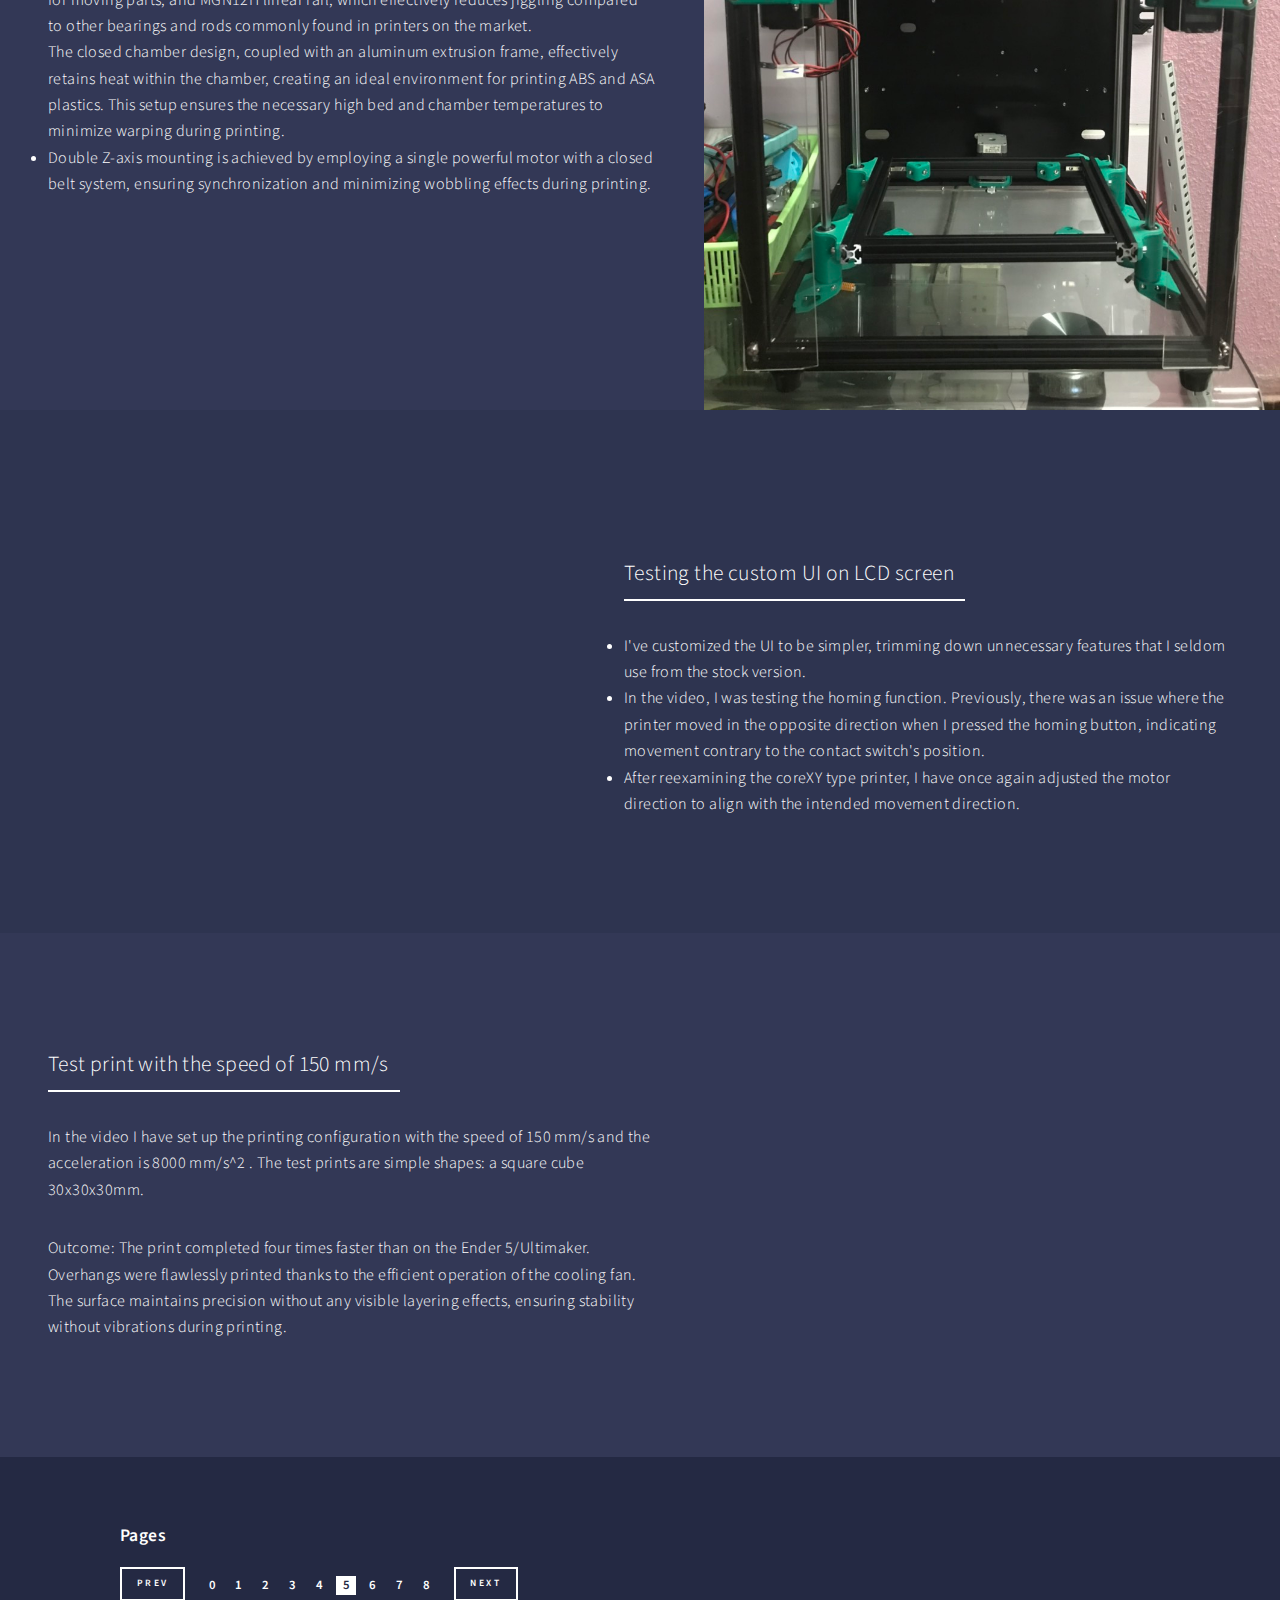
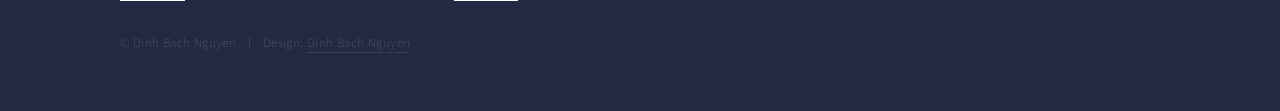
<file: Project5.html>
<!DOCTYPE HTML>

<html>
	<head>
		<title>VzBot 235 - High speed 3D printer</title>
		<meta charset="utf-8" />
		<meta name="viewport" content="width=device-width, initial-scale=1, user-scalable=no" />
		<link rel="stylesheet" href="assets/css/main.css" />
		<noscript><link rel="stylesheet" href="assets/css/noscript.css" /></noscript>
	</head>
	<body class="is-preload">

		<!-- Wrapper -->
			<div id="wrapper">

				<!-- Header -->
				<!-- Note: The "styleN" class below should match that of the banner element. -->
					<header id="header" class="alt style2">
						<a href="index.html" class="logo"><strong>Dinh Bach Nguyen</strong> </a>
						<nav>
							<a href="#menu">Menu</a>
						</nav>
					</header>

				<!-- Menu -->
					<nav id="menu">
						<ul class="links">
							<li><a href="index.html">HOME</a></li>
							<li><a href="Project1.html">DIY CARTESIAN 3D PRINTER</a></li>
							<li><a href="Project2.html">WARMAN ROBOT</a></li>
							<li><a href="Project3.html">BADMINTON BOT 2000</a></li>
							<li><a href="Project4.html">ASSEMBLY TASK WITH UR3</a></li>
							<li><a href="Project5.html">VzBot High-Speed 3D Printer</a></li>
							<li><a href="Project6.html">Self Balancing Robot</a></li>
							<li><a href="Project7.html">ESP32 IoT Board</a></li>
							<li> <a href="Project8.html">Industry Capstone Project</a></li>

						</ul>
						<ul class="actions stacked">
							<li><a href="generic.html" class="button primary fit">About me</a></li>
							
						</ul>
					</nav>

				<!-- Banner -->
				<!-- Note: The "styleN" class below should match that of the header element. -->
					<section id="banner" class="style2">
						<div class="inner">
							<span class="image">
								<img src="images/ThumbnailProject1.jpg" alt="" />
							</span>
							
							<header class="major">
								<h1>VzBot 235 - High speed 3D printer</h1>
							</header>
							<div class="content">
								<p> VzBot 235 is a custom open-source 3d printer that provide an extremely high speed printing but still maintaning the high quality </p>
								</p>
							</div>
						</div>
					</section>
				
				<!-- Main -->
					<div id="main">

						<!-- Introduction section  -->
							<section id="one">
								<div class="inner">
									<header class="major">
										<h2>Objectives</h2>
									</header>
									<p> My main objective is to solve the problem of the current coreXY printer which is 
										the printing speed is too slow. In this printer I have implemented a microcomputer Raspberry Pi 
										with Klipper firmware to control the microcontroller ATmega2560 which can process the Gcode faster which partly lead to the goal. Secondly, 
										I have customized the X gantry with topology optiomization in SolidWorks and self-CNC with 3mm aluminum tube. <br>

									</p>
								</div>
							</section>

						<!-- Body section -->
							<section id="two" class="spotlights">
								<section>
									<a href="" class="image">
										<img src="images/vzbotthumbnail.png" alt="" data-position="center center" />
									</a>
									<div class="content">
										<div class="inner">
											<header class="major">
												<h3> Overview</h3>
												</header>
												<li>
													The Klipper firmware enhance the performance of 3D printers by offloading 
													complex processing tasks from the printer's mainboard to a host computer-Raspberry Pi 3B+. 
													This offloading allows for faster and more precise movement control, 
													resulting in improved print quality and smoother motion. 
												</li>
												<li>The lightweight X gantry significantly reduces printhead jerk, 
													mitigating print flaws often caused by printhead vibration. 
													Additionally, a gyroscope MPU6050 installed on the printhead aids 
													in calibrating vibrations throughout the print process. 
												</li>
												<li> An expansive LCD screen featuring a custom user interface facilitates effortless print monitoring. Additionally, a webcam is 
													integrated to enable remote printer viewing via the web server, enhancing print job control and management.
												</li>
												</li>
										</div>
									</div>
								</section>

								<section>
									<a href="Project1.html" class="image">
										<img src="images/vzbotFrame.jpg" alt="" data-position="top center" />
									</a>
									<div class="content">
										<div class="inner">
											<header class="major">
												<h3>Building the frame</h3>
											</header>
												<li> Special features include heat-resistant ABS plastic, maintaining 
													lightweight properties for moving parts, 
													and MGN12H linear rail, which effectively reduces jiggling 
													compared to other bearings and rods commonly found in printers on the market.

												</li> The closed chamber design, coupled with an aluminum extrusion frame, 
												effectively retains heat within the chamber, creating an ideal environment for 
												printing ABS and ASA plastics. This setup ensures the necessary high bed and chamber 
												temperatures to minimize warping during printing. 
												<li> 
													Double Z-axis mounting is achieved by employing a single powerful motor with a closed belt system, 
												ensuring synchronization and minimizing wobbling effects during printing.
												</li>

										</div>
									</div>
								</section>

								<section>
									<a href="https://youtube.com/shorts/wDe6aKXmWnQ" class="image">
										<iframe width="576" height="515" src="https://youtube.com/embed/wDe6aKXmWnQ?autoplay=1&mute=1" 
										frameborder="0"
										allow="accelerometer; autoplay; clipboard-write; encrypted-media;
										gyroscope; picture-in-picture;
										web-share">
										</iframe>
									</a>
									<div class="content">
										<div class="inner">
											<header class="major">
												<h3>Testing the custom UI on LCD screen </h3>
											</header>
											<li> 
												I've customized the UI to be simpler, 
												trimming down unnecessary features that I seldom use from the stock version. 
											</li>
											<li> In the video, I was testing the homing function. Previously, there was an issue 
												where the printer moved in the opposite 
												direction when I pressed the homing button, indicating movement 
												contrary to the contact switch's position. 
											</li>
											<li> After reexamining the coreXY type printer, I have once again 
												adjusted the motor direction to align with the intended movement 
												direction.
											</li>
										</div>
									</div>
								</section>


								<section>
									<a href="https://youtu.be/RHGaDyc7YLY" class="image">
										<iframe width="576" height="515" src="https://youtube.com/embed/RHGaDyc7YLY?autoplay=1&mute=1" 
										frameborder="0"
										allow="accelerometer; autoplay; clipboard-write; encrypted-media;
										gyroscope; picture-in-picture;
										web-share">
										</iframe>
									</a>
									<div class="content">
										<div class="inner">
											<header class="major">
												<h3>Test print with the speed of 150 mm/s</h3>
											</header>
											<p>  In the video I have set up the printing configuration with the speed of 150 mm/s and the 
												acceleration is 8000 mm/s^2 . The test prints are simple shapes: a square cube 30x30x30mm. 
											</p>
											<p>  Outcome: The print completed four times faster than on the Ender 5/Ultimaker. 
												Overhangs were flawlessly printed thanks to the efficient operation of the cooling fan. 
												The surface maintains precision 
												without any visible layering effects, ensuring stability without vibrations during printing.
											</p>

										</div>
									</div>
								</section>

								

							</section>


					</div>

				<!-- Footer -->
					<footer id="footer">

						<div class="inner">
							<h4>Pages</h4>
							<ul class="pagination">
								<li><span href= "Project4.html" class="button small"  >Prev</span></li>
								<li><a href="index.html" class="page">0</a></li>
								<li><a href="Project1.html" class="page ">1</a></li>
								<li><a href="Project2.html" class="page">2</a></li>
								<!-- <li><span>&hellip;</span></li> -->
								<li><a href="Project3.html" class="page">3</a></li>
								<li><a href="Project4.html" class="page">4</a></li>
								<li><a href="Project5.html" class="page active">5</a></li>
								<li><a href="Project6.html" class="page">6</a></li>
								<li><a href="Project7.html" class="page">7</a></li>
								<li><a href="Project8.html" class="page">8</a></li>
								<li><a href="Project6.html" class="button small">Next</a></li>
							</ul>

							<ul class="copyright">
								<li>&copy; Dinh Bach Nguyen</li><li>Design: <a>Dinh Bach Nguyen</a></li>
							</ul>
							
						</div>

					</footer>

			</div>

		<!-- Scripts -->
			<script src="assets/js/jquery.min.js"></script>
			<script src="assets/js/jquery.scrolly.min.js"></script>
			<script src="assets/js/jquery.scrollex.min.js"></script>
			<script src="assets/js/browser.min.js"></script>
			<script src="assets/js/breakpoints.min.js"></script>
			<script src="assets/js/util.js"></script>
			<script src="assets/js/main.js"></script>
			<script src="//scripts.sirv.com/sirvjs/v3/sirv.js"></script>

	</body>
</html>
</file>
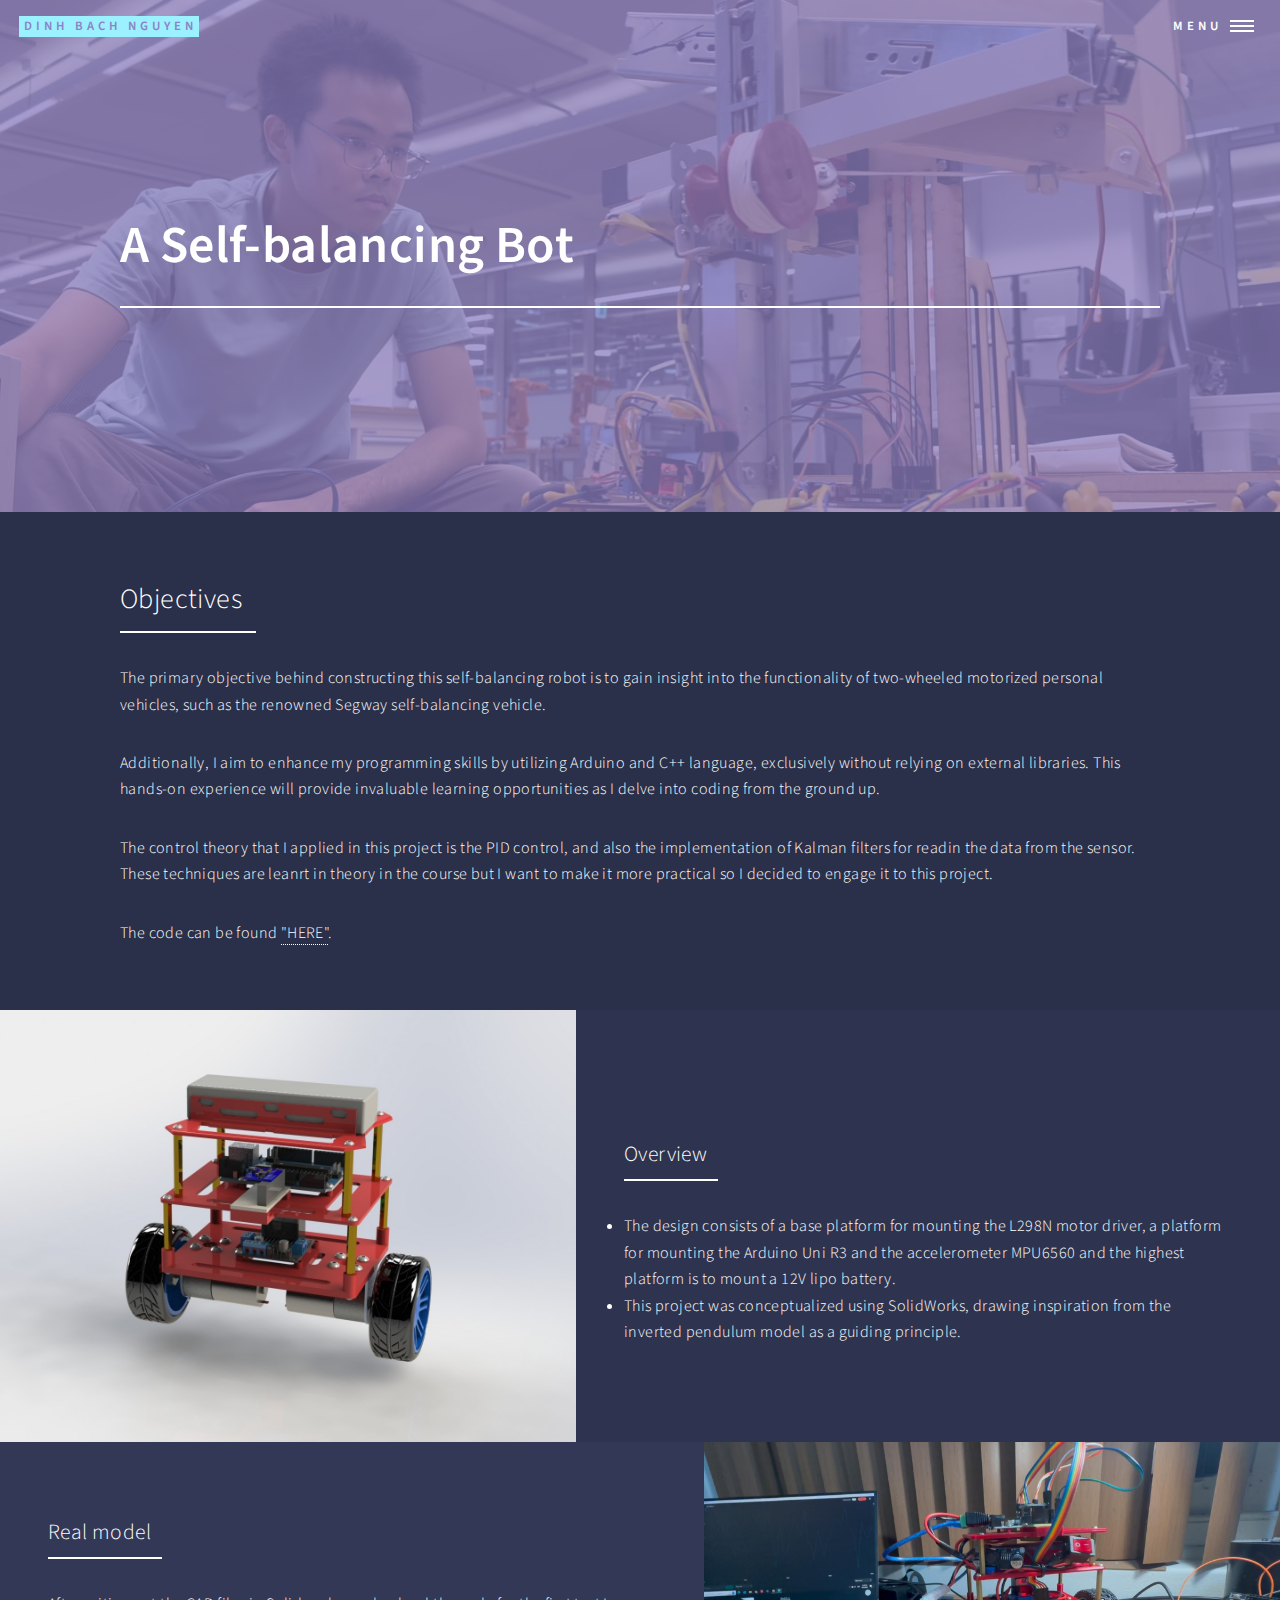
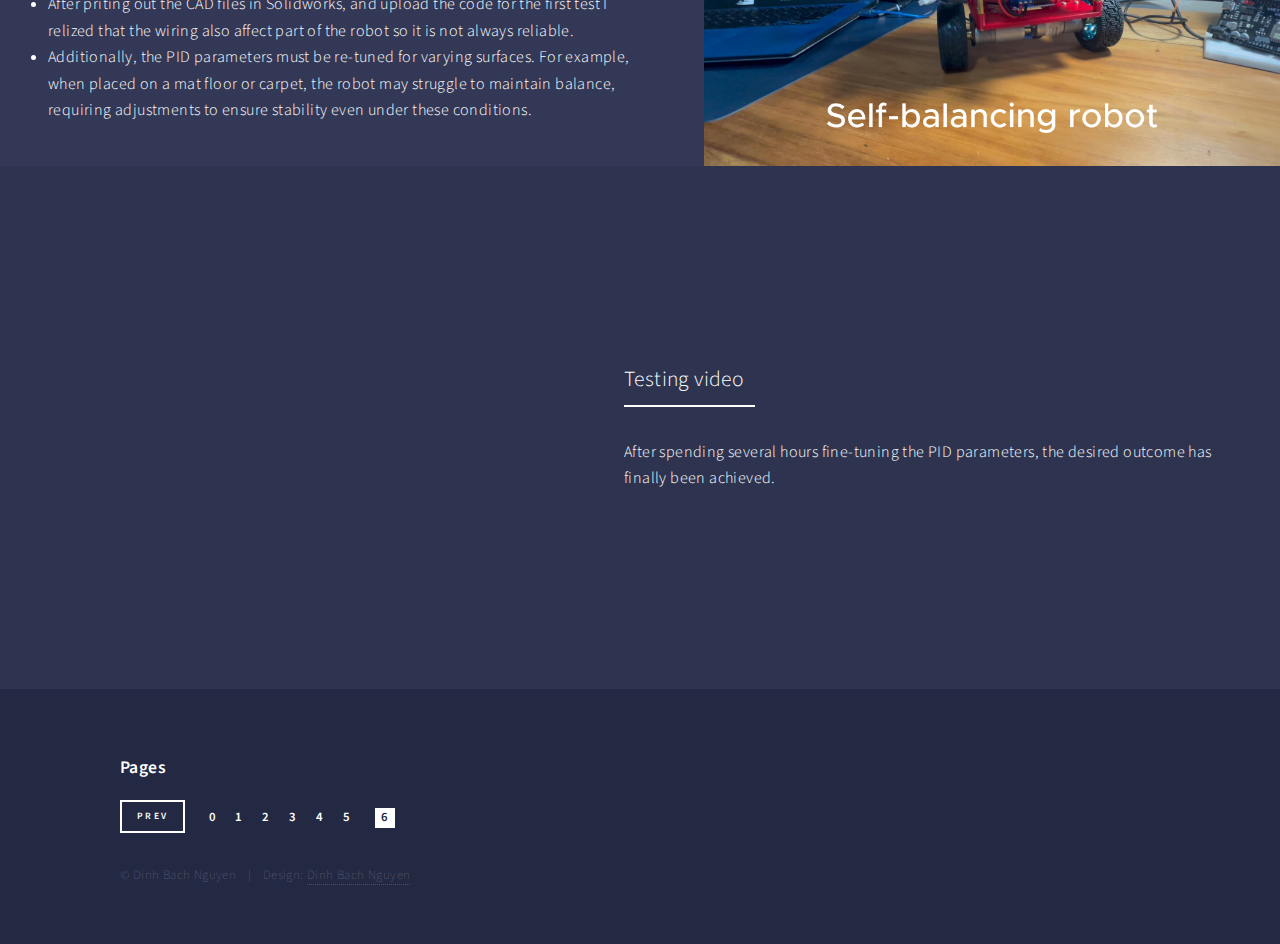
<file: Project6.html>
<!DOCTYPE HTML>

<html>
	<head>
		<title>A Self-balancing Bot</title>
		<meta charset="utf-8" />
		<meta name="viewport" content="width=device-width, initial-scale=1, user-scalable=no" />
		<link rel="stylesheet" href="assets/css/main.css" />
		<noscript><link rel="stylesheet" href="assets/css/noscript.css" /></noscript>
	</head>
	<body class="is-preload">

		<!-- Wrapper -->
			<div id="wrapper">

				<!-- Header -->
				<!-- Note: The "styleN" class below should match that of the banner element. -->
					<header id="header" class="alt style2">
						<a href="index.html" class="logo"><strong>Dinh Bach Nguyen</strong> </a>
						<nav>
							<a href="#menu">Menu</a>
						</nav>
					</header>

				<!-- Menu -->
					<nav id="menu">
						<ul class="links">
							<li><a href="index.html">HOME</a></li>
							<li><a href="Project1.html">DIY CARTESIAN 3D PRINTER</a></li>
							<li><a href="Project2.html">WARMAN ROBOT</a></li>
							<li><a href="Project3.html">BADMINTON BOT 2000</a></li>
							<li><a href="Project4.html">ASSEMBLY TASK WITH UR3</a></li>
							<li><a href="Project5.html">VzBot 235 Printer</a></li>
							<li><a href="Project6.html">Self-balancing robot</a></li>

						</ul>
						<ul class="actions stacked">
							<li><a href="generic.html" class="button primary fit">About me</a></li>
							
						</ul>
					</nav>

				<!-- Banner -->
				<!-- Note: The "styleN" class below should match that of the header element. -->
					<section id="banner" class="style2">
						<div class="inner">
							<span class="image">
								<img src="images/ThumbnailProject1.jpg" alt="" />
							</span>
							
							<header class="major">
								<h1>A Self-balancing Bot</h1>
							</header>
							<div class="content">
								<p>  </p>
								</p>
							</div>
						</div>
					</section>
				
				<!-- Main -->
					<div id="main">

						<!-- Introduction section  -->
							<section id="one">
								<div class="inner">
									<header class="major">
										<h2>Objectives</h2>
									</header>
									<p>                                                                                                          
										The primary objective behind constructing this self-balancing robot 
										is to gain insight 
										into the functionality of two-wheeled motorized personal vehicles, such as the 
										renowned Segway self-balancing vehicle.
									</p>
									<p>
										Additionally, I aim to enhance my programming skills by utilizing Arduino 
										and C++ language, exclusively without relying on external libraries. 
										This hands-on experience will provide invaluable learning opportunities as 
										I delve into coding from the ground up.
										
									</p>
									<p>
										The control theory that I applied in this project is the PID control, and also the 
										implementation of Kalman  filters for readin the data from the sensor. 
										These techniques are leanrt in theory in the course but I want to make it more 
										practical so I decided to engage it to this project. 
										
									</p>
									<p>
										The code can be found <a href="https://github.com/bachnguyen3005/My-Self-Balancing-Bot">"HERE"</a>.
									</p>
								</div>
							</section>

						<!-- Body section -->
							<section id="two" class="spotlights">
								<section>
									<a href="" class="image">
										<img src="images/Render_cut.JPG" alt="" data-position="center center" />
									</a>
									<div class="content">
										<div class="inner">
											<header class="major">
												<h3> Overview</h3>
												</header>
												<li>
													The design consists of a base platform for mounting the L298N motor driver, a platform for 
													mounting the Arduino Uni R3 and the accelerometer MPU6560 and the highest platform is to mount 
													a 12V lipo battery.  
												</li>
												<li> This project was conceptualized using SolidWorks, 
													drawing inspiration from the inverted pendulum 
													model as a guiding principle.
												</li>
										</div>
									</div>
								</section>

								<section>
									<a href="Project6.html" class="image">
										<img src="images/Self_balancing_bot.jpg" alt="" data-position="top center" />
									</a>
									<div class="content">
										<div class="inner">
											<header class="major">
												<h3>Real model</h3>
											</header>
											<li> After priting  out the CAD files in Solidworks, and upload the code for the first test 
												I relized that the wiring also affect part of the robot so it is not always reliable.
											</li>
											<li>
												Additionally, the PID parameters must be re-tuned for varying surfaces. 
												For example, when placed on a mat floor or carpet, the robot may 
												struggle to maintain balance, requiring adjustments to ensure 
												stability even under these conditions.

											</li>
										</div>
									</div>
								</section>

								<section>
									<a href="https://youtu.be/42zZkReNyls" class="image">
										<iframe width="576" height="515" src="https://youtube.com/embed/42zZkReNyls" 
										frameborder="0"
										allow="accelerometer; autoplay; clipboard-write; encrypted-media;
										gyroscope; picture-in-picture;
										web-share">
										</iframe>
									</a>
									<div class="content">
										<div class="inner">
											<header class="major">
												<h3>Testing video</h3>
											</header>
											<p>
												After spending several hours fine-tuning 
												the PID parameters, 
												the desired outcome has finally been achieved.
											</p>
										</div>
									</div>
								</section>


								<!-- <section>
									<a href="https://youtu.be/RHGaDyc7YLY" class="image">
										<iframe width="576" height="515" src="https://youtube.com/embed/RHGaDyc7YLY?autoplay=1&mute=1" 
										frameborder="0"
										allow="accelerometer; autoplay; clipboard-write; encrypted-media;
										gyroscope; picture-in-picture;
										web-share">
										</iframe>
									</a>
									<div class="content">
										<div class="inner">
											<header class="major">
												<h3>Title 4</h3>
											</header>
											<p> 
											</p>

										</div>
									</div>
								</section>

								

							</section> -->


					</div>

				<!-- Footer -->
					<footer id="footer">

						<div class="inner">
							<h4>Pages</h4>
							<ul class="pagination">
								<li><span href= "Project5.html" class="button small"  >Prev</span></li>
								<li><a href="index.html" class="page">0</a></li>
								<li><a href="Project1.html" class="page ">1</a></li>
								<li><a href="Project2.html" class="page">2</a></li>
								<!-- <li><span>&hellip;</span></li> -->
								<li><a href="Project3.html" class="page">3</a></li>
								<li><a href="Project4.html" class="page">4</a></li>
								<li><a href="Project5.html" class="page">5</a></li>
								<li><a href="Project6.html" class="page active">6</a></li>
								<!-- <li><a href="Project" class="button small">Next</a></li> -->
							</ul>

							<ul class="copyright">
								<li>&copy; Dinh Bach Nguyen</li><li>Design: <a>Dinh Bach Nguyen</a></li>
							</ul>
							
						</div>

					</footer>

			</div>

		<!-- Scripts -->
			<script src="assets/js/jquery.min.js"></script>
			<script src="assets/js/jquery.scrolly.min.js"></script>
			<script src="assets/js/jquery.scrollex.min.js"></script>
			<script src="assets/js/browser.min.js"></script>
			<script src="assets/js/breakpoints.min.js"></script>
			<script src="assets/js/util.js"></script>
			<script src="assets/js/main.js"></script>
			<script src="//scripts.sirv.com/sirvjs/v3/sirv.js"></script>

	</body>
</html>
</file>
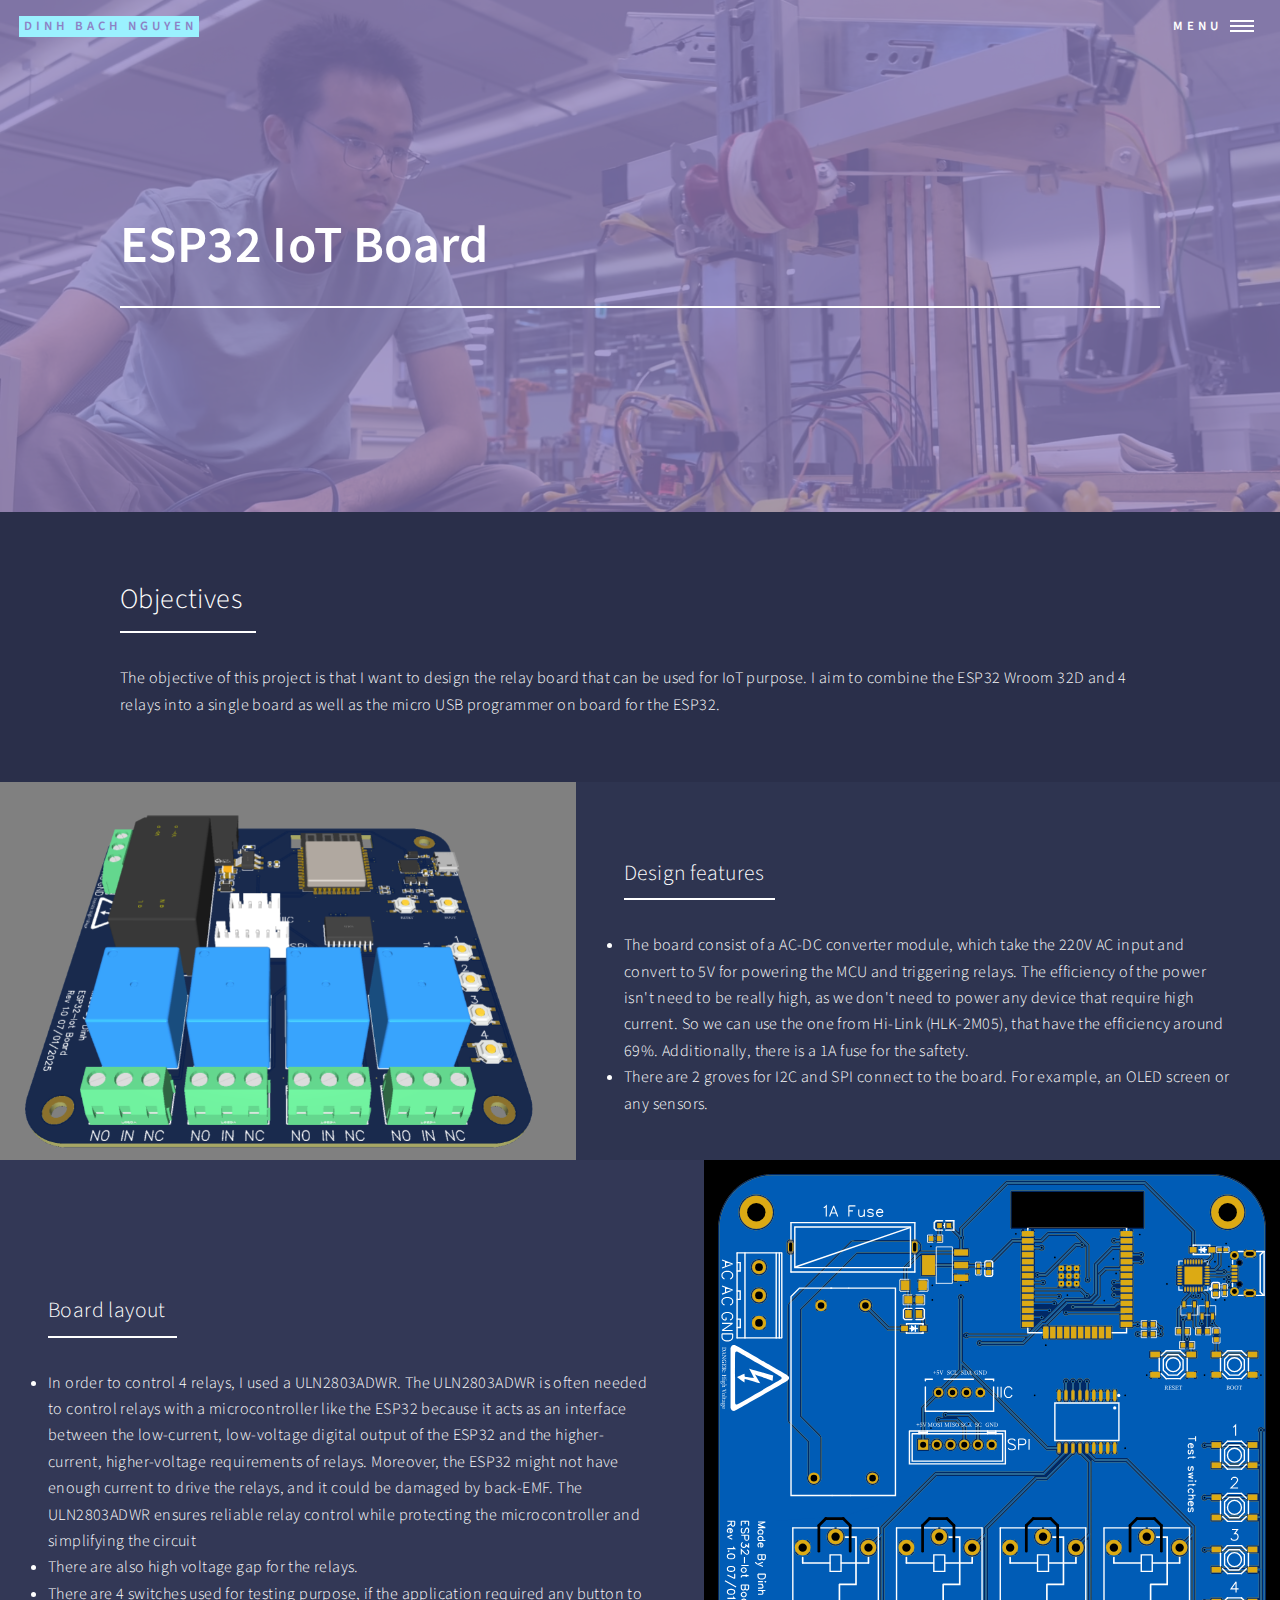
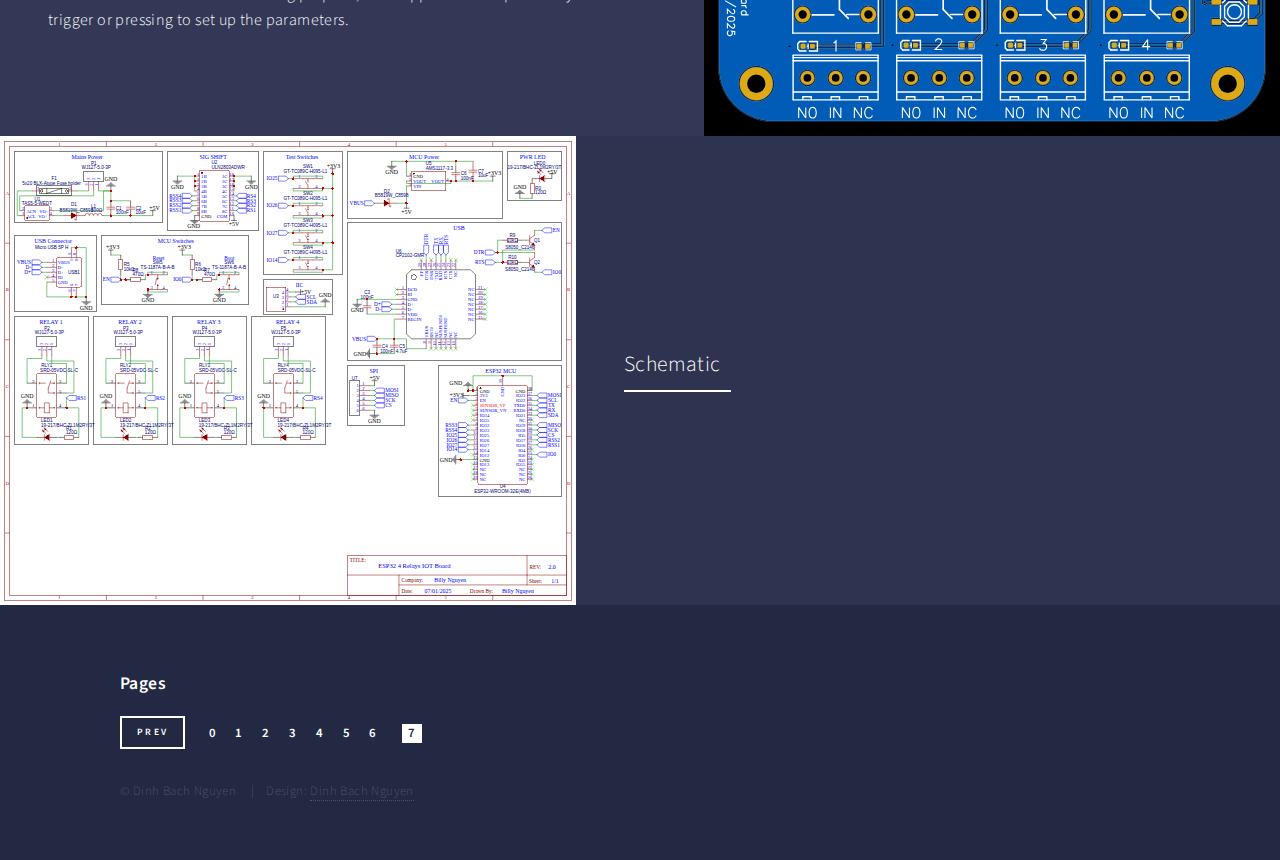
<file: Project7.html>
<!DOCTYPE HTML>

<html>

<head>
	<title>Esp32 Iot Board</title>
	<meta charset="utf-8" />
	<meta name="viewport" content="width=device-width, initial-scale=1, user-scalable=no" />
	<link rel="stylesheet" href="assets/css/main.css" />
	<noscript>
		<link rel="stylesheet" href="assets/css/noscript.css" />
	</noscript>
</head>

<body class="is-preload">

	<!-- Wrapper -->
	<div id="wrapper">

		<!-- Header -->
		<!-- Note: The "styleN" class below should match that of the banner element. -->
		<header id="header" class="alt style2">
			<a href="index.html" class="logo"><strong>Dinh Bach Nguyen</strong> </a>
			<nav>
				<a href="#menu">Menu</a>
			</nav>
		</header>

		<!-- Menu -->
		<nav id="menu">
			<ul class="links">
				<li><a href="index.html">HOME</a></li>
				<li><a href="Project1.html">DIY CARTESIAN 3D PRINTER</a></li>
				<li><a href="Project2.html">WARMAN ROBOT</a></li>
				<li><a href="Project3.html">BADMINTON BOT 2000</a></li>
				<li><a href="Project4.html">ASSEMBLY TASK WITH UR3</a></li>
				<li><a href="Project5.html">VzBot 235 Printer</a></li>
				<li><a href="Project6.html">Self-balancing robot</a></li>
				<li><a href="Project7.html">Esp32 Iot Board</a></li>

			</ul>
			<ul class="actions stacked">
				<li><a href="generic.html" class="button primary fit">About me</a></li>

			</ul>
		</nav>

		<!-- Banner -->
		<!-- Note: The "styleN" class below should match that of the header element. -->
		<section id="banner" class="style2">
			<div class="inner">
				<span class="image">
					<img src="images/ThumbnailProject1.jpg" alt="" />
				</span>

				<header class="major">
					<h1>ESP32 IoT Board</h1>
				</header>
				<div class="content">
					<p> </p>
					</p>
				</div>
			</div>
		</section>

		<!-- Main -->
		<div id="main">

			<!-- Introduction section  -->
			<section id="one">
				<div class="inner">
					<header class="major">
						<h2>Objectives</h2>
					</header>
					<p>
						The objective of this project is that I want to design the relay board that can be used for IoT
						purpose.
						I aim to combine the ESP32 Wroom 32D and 4 relays into a single board as well as the micro USB
						programmer on board for the ESP32.
					</p>
				</div>
			</section>

			<!-- Body section -->
			<section id="two" class="spotlights">
				<section>
					<a href="" class="image">
						<img src="images/Esp32IotBoard.png" alt="" data-position="center center" />
					</a>
					<div class="content">
						<div class="inner">
							<header class="major">
								<h3>Design features</h3>
							</header>
							<li>
								The board consist of a AC-DC converter module, which take the 220V AC input and convert
								to 5V for powering the MCU and triggering relays.
								The efficiency of the power isn't need to be really high, as we don't need to power any
								device that require high current.
								So we can use the one from Hi-Link (HLK-2M05), that have the efficiency around 69%.
								Additionally, there is a 1A fuse for the saftety.
							</li>
							<li>
								There are 2 groves for I2C and SPI connect to the board. For example, an OLED screen or
								any sensors.
							</li>

						</div>
					</div>
				</section>

				<section>
					<a href="Project7.html" class="image">
						<img src="images/2DEsp32IotBoard.svg" alt="" data-position="top center" />
					</a>
					<div class="content">
						<div class="inner">
							<header class="major">
								<h3>Board layout</h3>
							</header>
							<li>
								In order to control 4 relays, I used a ULN2803ADWR. The ULN2803ADWR is often needed to
								control relays with a microcontroller like the ESP32 because it acts as an interface
								between the low-current,
								low-voltage digital output of the ESP32 and the higher-current, higher-voltage
								requirements of relays.
								Moreover, the ESP32 might not have enough current to drive the relays, and it could be
								damaged by back-EMF.
								The ULN2803ADWR ensures reliable relay control while protecting the microcontroller and
								simplifying the circuit
							</li>
							<li>
								There are also high voltage gap for the relays.
							</li>
							<li>
								There are 4 switches used for testing purpose, if the application required any button to
								trigger or pressing to set up the parameters.
							</li>
						</div>
					</div>
				</section>

				<section>
					<a href="Project7.html" class="image">
						<img src="images/SchematicEsp32IotBoard.svg" alt="" data-position="top center" />
					</a>
					<div class="content">
						<div class="inner">
							<header class="major">
								<h3>Schematic</h3>
							</header>
						</div>
					</div>
				</section>


				<!-- <section>
									<a href="https://youtu.be/RHGaDyc7YLY" class="image">
										<iframe width="576" height="515" src="https://youtube.com/embed/RHGaDyc7YLY?autoplay=1&mute=1" 
										frameborder="0"
										allow="accelerometer; autoplay; clipboard-write; encrypted-media;
										gyroscope; picture-in-picture;
										web-share">
										</iframe>
									</a>
									<div class="content">
										<div class="inner">
											<header class="major">
												<h3>Title 4</h3>
											</header>
											<p> 
											</p>

										</div>
									</div>
								</section>

								

							</section> -->


		</div>

		<!-- Footer -->
		<footer id="footer">

			<div class="inner">
				<h4>Pages</h4>
				<ul class="pagination">
					<li><span href="Project5.html" class="button small">Prev</span></li>
					<li><a href="index.html" class="page">0</a></li>
					<li><a href="Project1.html" class="page ">1</a></li>
					<li><a href="Project2.html" class="page">2</a></li>
					<!-- <li><span>&hellip;</span></li> -->
					<li><a href="Project3.html" class="page">3</a></li>
					<li><a href="Project4.html" class="page">4</a></li>
					<li><a href="Project5.html" class="page">5</a></li>
					<li><a href="Project6.html" class="page">6</a></li>
					<li><a href="Project7.html" class="page active">7</a></li>
					<!-- <li><a href="Project" class="button small">Next</a></li> -->
				</ul>

				<ul class="copyright">
					<li>&copy; Dinh Bach Nguyen</li>
					<li>Design: <a>Dinh Bach Nguyen</a></li>
				</ul>

			</div>

		</footer>

	</div>

	<!-- Scripts -->
	<script src="assets/js/jquery.min.js"></script>
	<script src="assets/js/jquery.scrolly.min.js"></script>
	<script src="assets/js/jquery.scrollex.min.js"></script>
	<script src="assets/js/browser.min.js"></script>
	<script src="assets/js/breakpoints.min.js"></script>
	<script src="assets/js/util.js"></script>
	<script src="assets/js/main.js"></script>
	<script src="//scripts.sirv.com/sirvjs/v3/sirv.js"></script>

</body>

</html>
</file>
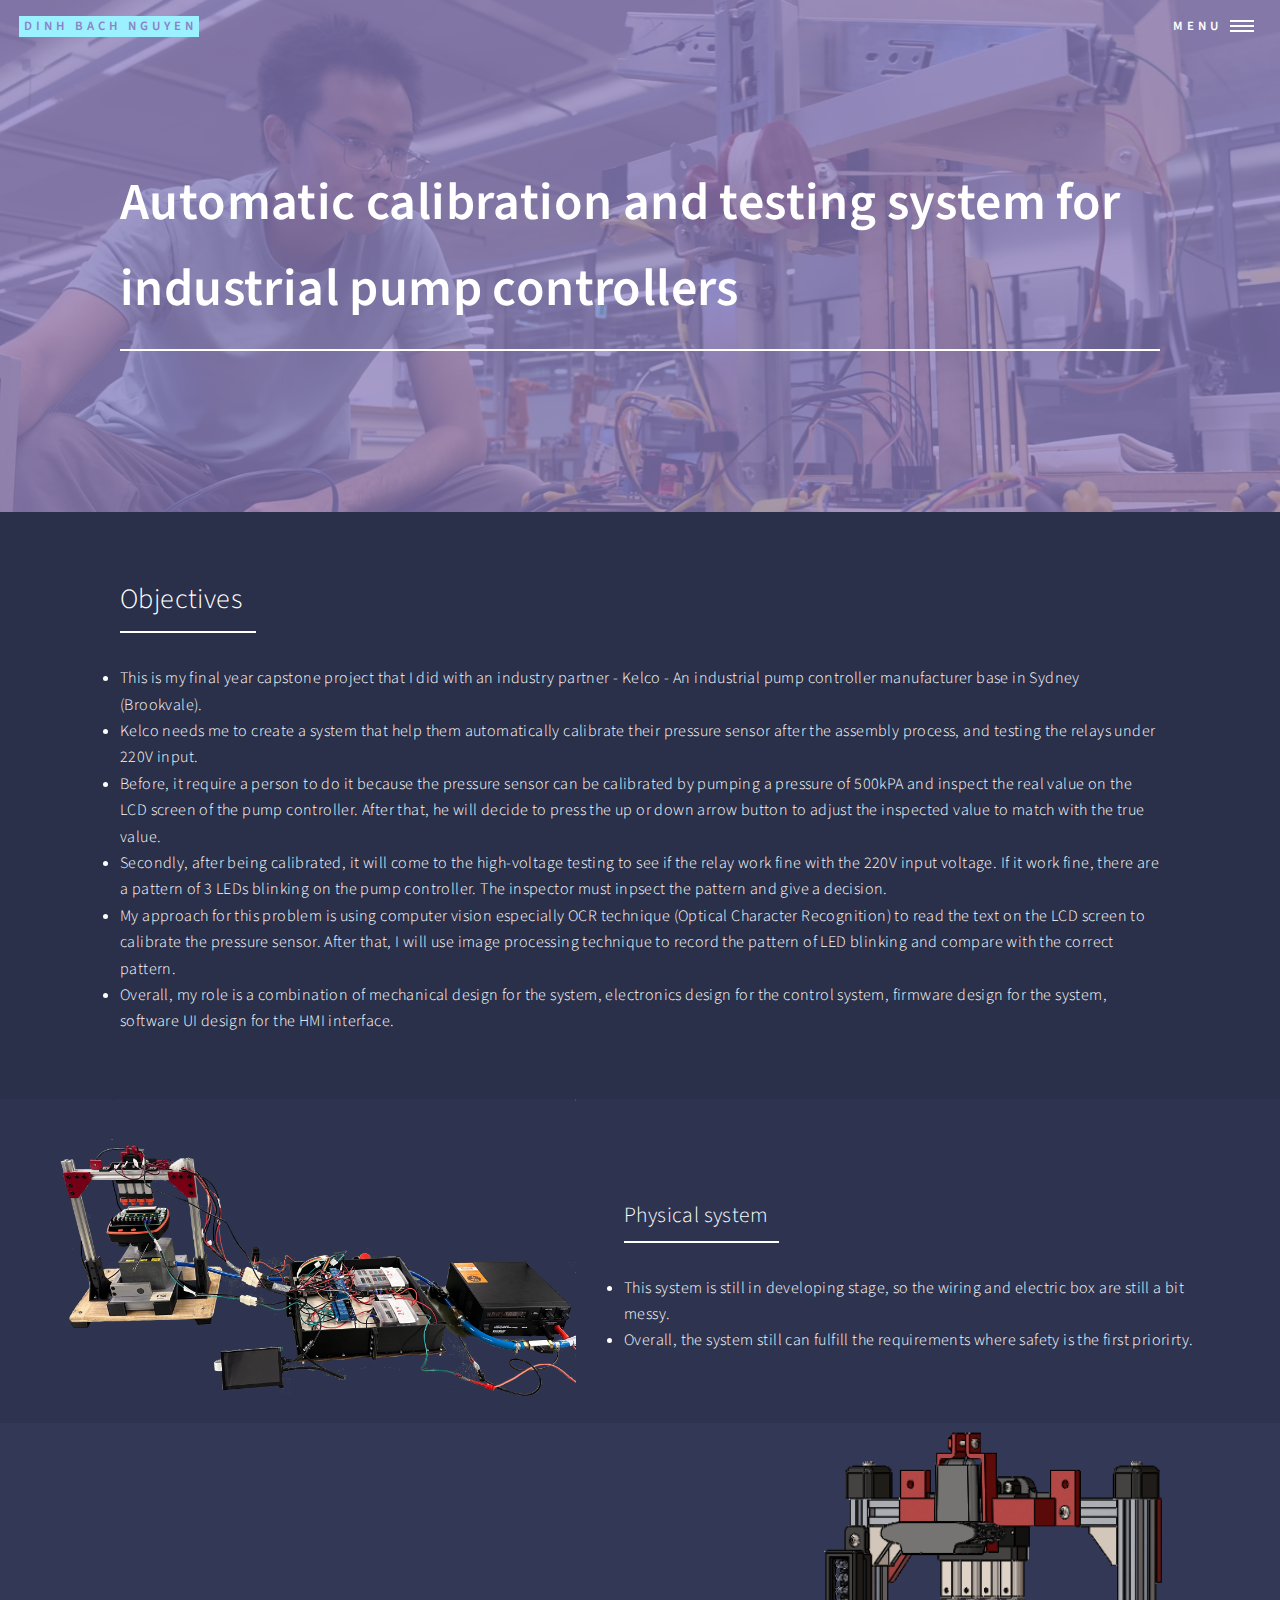
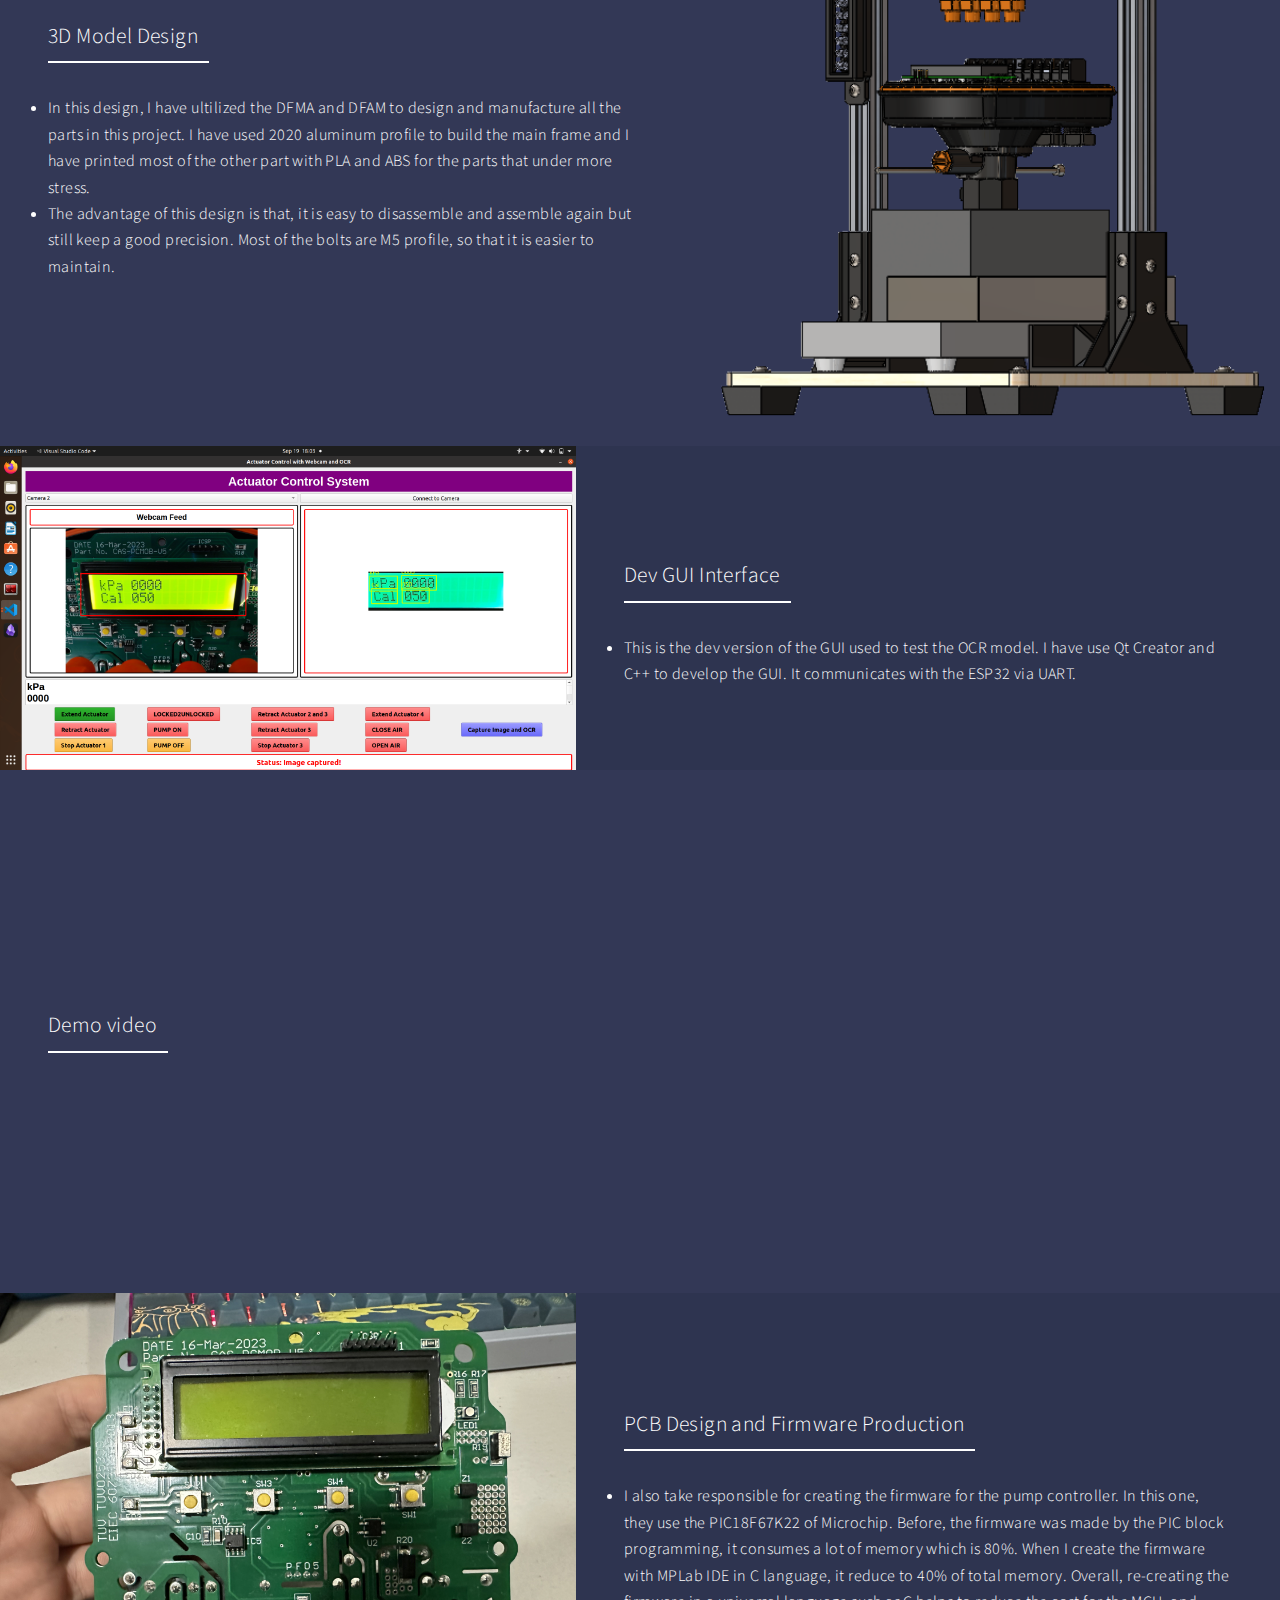
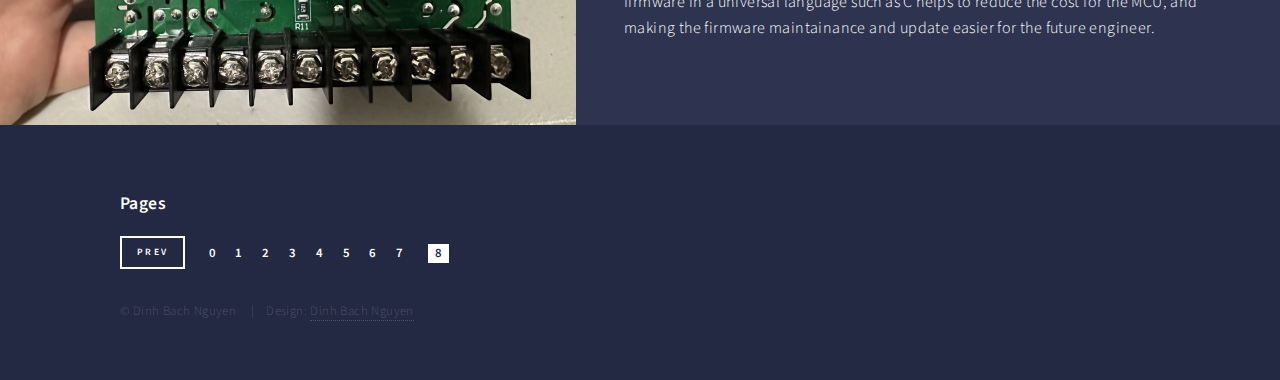
<file: Project8.html>
<!DOCTYPE HTML>

<html>

<head>
	<title>Automatic calibration and testing system for industrial pump controllers</title>
	<meta charset="utf-8" />
	<meta name="viewport" content="width=device-width, initial-scale=1, user-scalable=no" />
	<link rel="stylesheet" href="assets/css/main.css" />
	<noscript>
		<link rel="stylesheet" href="assets/css/noscript.css" />
	</noscript>
</head>

<body class="is-preload">

	<!-- Wrapper -->
	<div id="wrapper">

		<!-- Header -->
		<!-- Note: The "styleN" class below should match that of the banner element. -->
		<header id="header" class="alt style2">
			<a href="index.html" class="logo"><strong>Dinh Bach Nguyen</strong> </a>
			<nav>
				<a href="#menu">Menu</a>
			</nav>
		</header>

		<!-- Menu -->
		<nav id="menu">
			<ul class="links">
				<li><a href="index.html">HOME</a></li>
				<li><a href="Project1.html">DIY CARTESIAN 3D PRINTER</a></li>
				<li><a href="Project2.html">WARMAN ROBOT</a></li>
				<li><a href="Project3.html">BADMINTON BOT 2000</a></li>
				<li><a href="Project4.html">ASSEMBLY TASK WITH UR3</a></li>
				<li><a href="Project5.html">VzBot 235 Printer</a></li>
				<li><a href="Project6.html">Self-balancing robot</a></li>
				<li><a href="Project7.html">Esp32 Iot Board</a></li>
				<li> <a href="Project8.html">Industry Capstone Project</a></li>

			</ul>
			<ul class="actions stacked">
				<li><a href="generic.html" class="button primary fit">About me</a></li>

			</ul>
		</nav>

		<!-- Banner -->
		<!-- Note: The "styleN" class below should match that of the header element. -->
		<section id="banner" class="style2">
			<div class="inner">
				<span class="image">
					<img src="images/Project8_pic1.png" alt="" />
				</span>

				<header class="major">
					<h1>Automatic calibration and testing system for industrial pump controllers</h1>
				</header>
				<div class="content">
					<p> </p>
					</p>
				</div>
			</div>
		</section>

		<!-- Main -->
		<div id="main">

			<!-- Introduction section  -->
			<section id="one">
				<div class="inner">
					<header class="major">
						<h2>Objectives</h2>
					</header>
					<p>
						<li>This is my final year capstone project that I did with an industry partner
							- Kelco - An industrial pump controller manufacturer base in Sydney (Brookvale).
						</li> 
						<li>
							Kelco needs me to create a system that help them automatically calibrate their pressure sensor after the assembly process, 
							and testing the relays under 220V input. 
						</li>
						<li>
							Before, it require a person to do it because the pressure sensor can be calibrated by pumping a pressure of
							500kPA and inspect the real value on the LCD screen of the pump controller. After that, he will decide to press 
							the up or down arrow button to adjust the inspected value to match with the true value. 
						</li>						
						<li>
							Secondly, after being calibrated, it will come to the high-voltage testing to see if the relay work fine with the 220V input voltage.
							If it work fine, there are a pattern of 3 LEDs blinking on the pump controller. The inspector must inpsect the pattern and give 
							a decision. 
						</li>
						<li>
							My approach for this problem is using computer vision especially OCR technique (Optical Character Recognition)
							to read the text on the LCD screen to calibrate the pressure sensor. After that, I will use image processing technique 
							to record the pattern of LED blinking and compare with the correct pattern. 
						</li>
						<li>
							Overall, my role is a combination of mechanical design for
							the system, electronics design for the control system, firmware design for the system, software UI design
							for the HMI interface. 
						</li>
					</p>
				</div>
			</section>

			<!-- Body section -->
			<section id="two" class="spotlights">
				<section>
					<a href="" class="image">
						<img src="images/Project8_pic1.png" alt="" data-position="center center" />
					</a>
					<div class="content">
						<div class="inner">
							<header class="major">
								<h3>Physical system</h3>
							</header>
							<li>
								This system is still in developing stage, so the wiring and electric box are still a bit messy.
							</li>
							<li>
								Overall, the system still can fulfill the requirements where safety is the first priorirty. 
							</li>

						</div>
					</div>
				</section>

				<section>
					<a href="Project7.html" class="image">
						<img src="images/Project8 Solidworks model.png" alt="" data-position="top center" />
					</a>
					<div class="content">
						<div class="inner">
							<header class="major">
								<h3>3D Model Design</h3>
							</header>
							<li>
								In this design, I have ultilized the DFMA and DFAM to design and manufacture all the parts in this project.
								I have used 2020 aluminum profile to build the main frame and I have printed most of the other part with PLA 
								and ABS for the parts that under more stress. 
								
							</li>
							<li>
								The advantage of this design is that, it is easy to disassemble and assemble again but still keep a good precision. 
								Most of the bolts are M5 profile, so that it is easier to maintain.
							</li>
						</div>
					</div>
				</section>

				<section>
					<a href="Project7.html" class="image">
						<img src="images/Project8 GUI demo.png" alt="" data-position="top center" />
					</a>
					<div class="content">
						<div class="inner">
							<header class="major">
								<h3>Dev GUI Interface</h3>
							</header>
							<li>
								This is the dev version of the GUI used to test the OCR model.
								I have use Qt Creator and C++ to develop the GUI. 
								It communicates with the ESP32 via UART.  
							</li>
						</div>
					</div>
				</section>

				<section>
					<a href="https://youtu.be/_pNHPH5O-hE?si=4kljgffNvQiFLUP5" class="image">
						<iframe width="576" height="515"
							src="https://youtube.com/embed/_pNHPH5O-hE?si=4kljgffNvQiFLUP5?autoplay=1&mute=1"
							frameborder="0" allow="accelerometer; autoplay; clipboard-write; encrypted-media;
										gyroscope; picture-in-picture;
										web-share">
						</iframe>
					</a>
					<div class="content">
						<div class="inner">
							<header class="major">
								<h3>Demo video</h3>
							</header>
							<p>
							</p>

						</div>
					</div>
				</section>
				<section>
					<a href="Project7.html" class="image">
						<img src="images/Project8 Kelco board.jpeg" alt="" data-position="top center" />
					</a>
					<div class="content">
						<div class="inner">
							<header class="major">
								<h3>PCB Design and Firmware Production</h3>
							</header>
							<li>
								I also take responsible for creating the firmware for the pump controller. 
								In this one, they use the PIC18F67K22 of Microchip. Before, the firmware was made by the 
								PIC block programming, it consumes a lot of memory which is 80%. When I create the firmware
								with MPLab IDE in C language, it reduce to 40% of total memory. Overall, re-creating the firmware
								in a universal language such as C helps to reduce the cost for the MCU, and making the firmware 
								maintainance and update easier for the future engineer. 
							</li>
						</div>
					</div>
				</section>


			</section>


		</div>

		<!-- Footer -->
		<footer id="footer">

			<div class="inner">
				<h4>Pages</h4>
				<ul class="pagination">
					<li><span href="Project5.html" class="button small">Prev</span></li>
					<li><a href="index.html" class="page">0</a></li>
					<li><a href="Project1.html" class="page ">1</a></li>
					<li><a href="Project2.html" class="page">2</a></li>
					<!-- <li><span>&hellip;</span></li> -->
					<li><a href="Project3.html" class="page">3</a></li>
					<li><a href="Project4.html" class="page">4</a></li>
					<li><a href="Project5.html" class="page">5</a></li>
					<li><a href="Project6.html" class="page">6</a></li>
					<li><a href="Project7.html" class="page">7</a></li>
					<li><a href="Project8.html" class="page active">8</a></li>
					<!-- <li><a href="Project" class="button small">Next</a></li> -->
				</ul>

				<ul class="copyright">
					<li>&copy; Dinh Bach Nguyen</li>
					<li>Design: <a>Dinh Bach Nguyen</a></li>
				</ul>

			</div>

		</footer>

	</div>

	<!-- Scripts -->
	<script src="assets/js/jquery.min.js"></script>
	<script src="assets/js/jquery.scrolly.min.js"></script>
	<script src="assets/js/jquery.scrollex.min.js"></script>
	<script src="assets/js/browser.min.js"></script>
	<script src="assets/js/breakpoints.min.js"></script>
	<script src="assets/js/util.js"></script>
	<script src="assets/js/main.js"></script>
	<script src="//scripts.sirv.com/sirvjs/v3/sirv.js"></script>

</body>

</html>
</file>
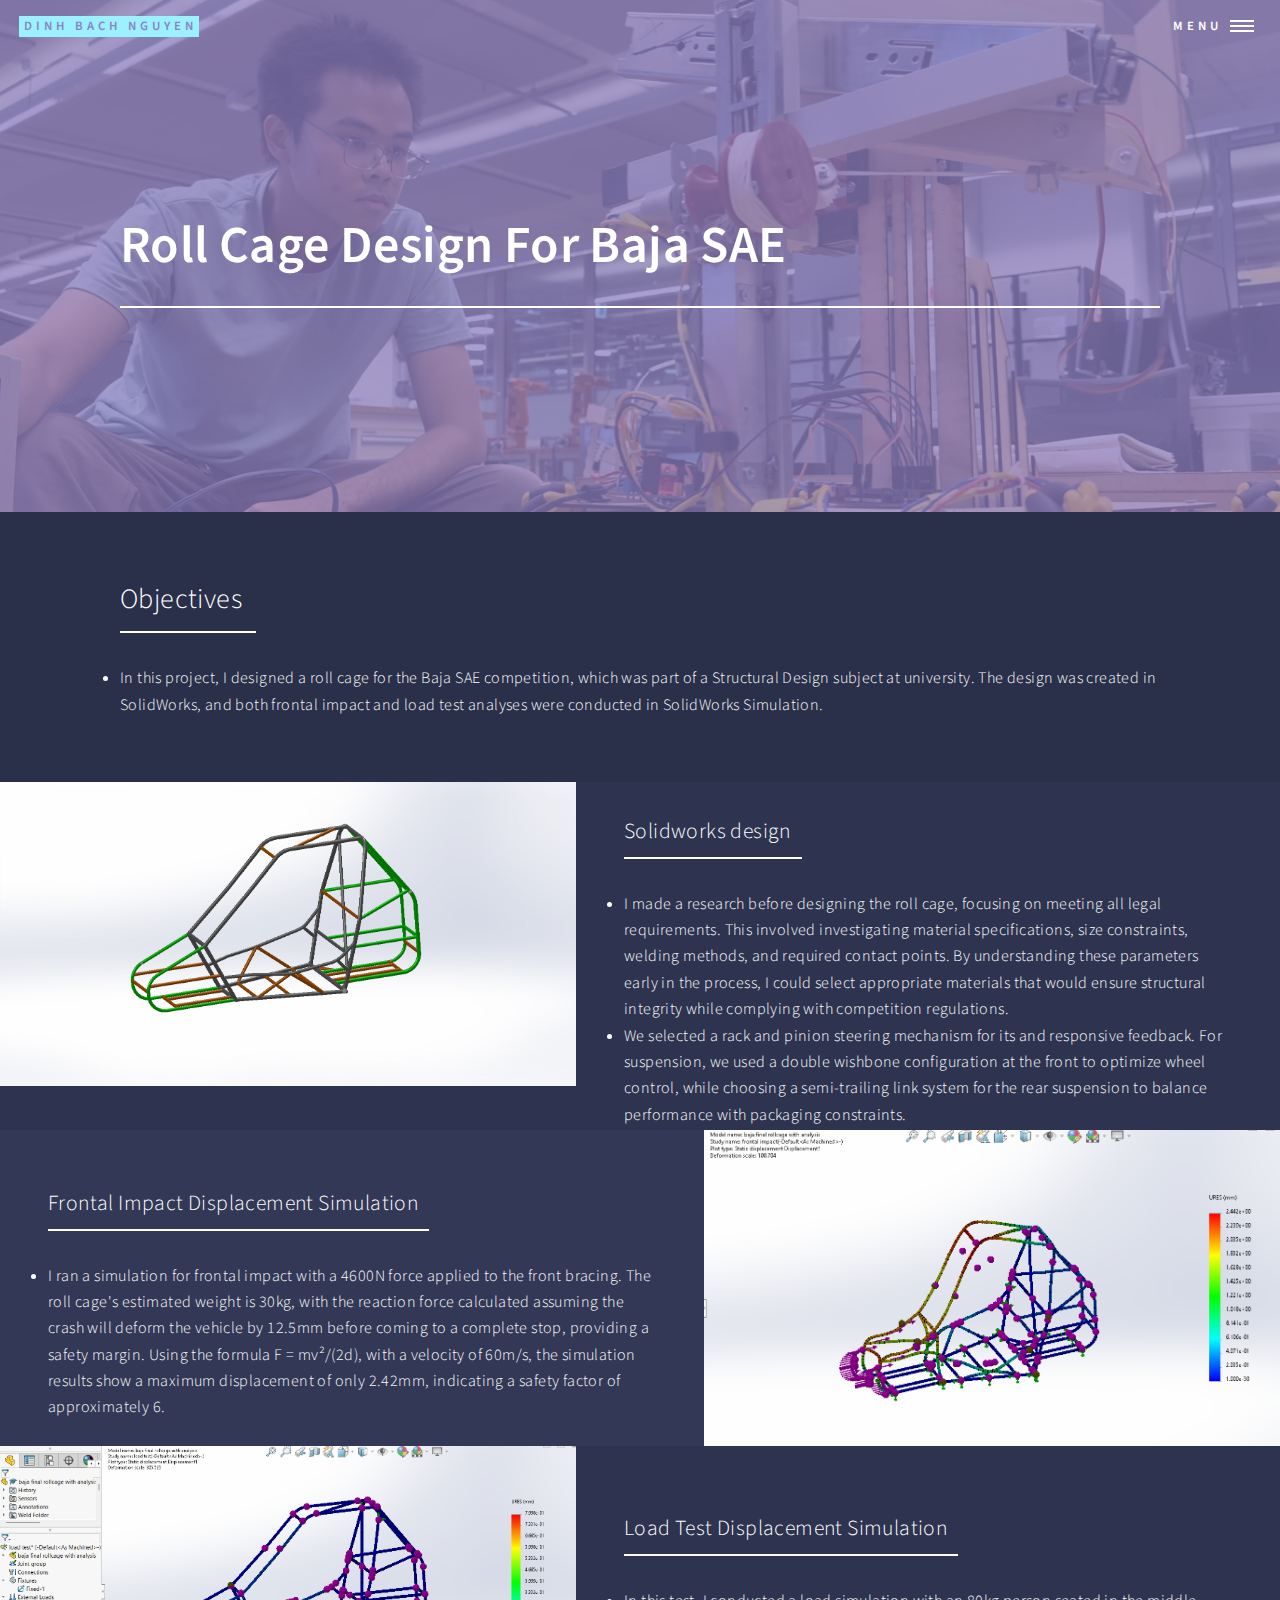
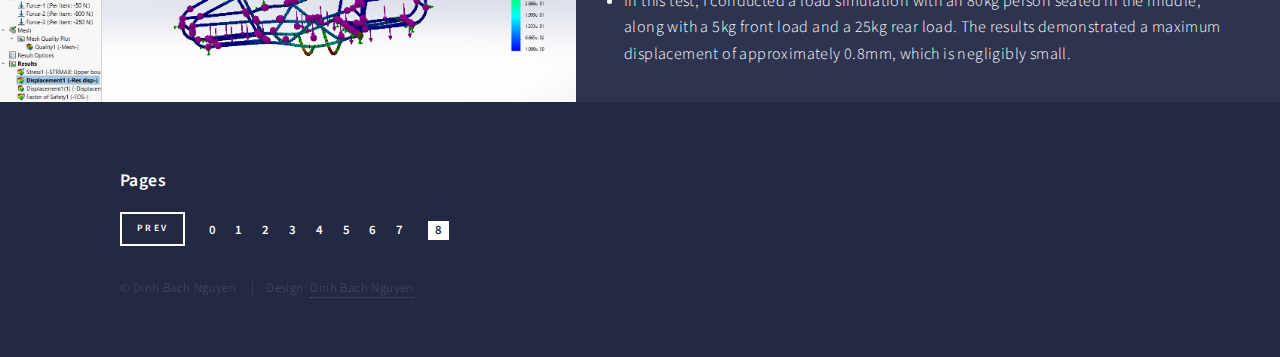
<file: Project9.html>
<!DOCTYPE HTML>

<html>

<head>
	<title>Automatic calibration and testing system for industrial pump controllers</title>
	<meta charset="utf-8" />
	<meta name="viewport" content="width=device-width, initial-scale=1, user-scalable=no" />
	<link rel="stylesheet" href="assets/css/main.css" />
	<noscript>
		<link rel="stylesheet" href="assets/css/noscript.css" />
	</noscript>
</head>

<body class="is-preload">

	<!-- Wrapper -->
	<div id="wrapper">

		<!-- Header -->
		<!-- Note: The "styleN" class below should match that of the banner element. -->
		<header id="header" class="alt style2">
			<a href="index.html" class="logo"><strong>Dinh Bach Nguyen</strong> </a>
			<nav>
				<a href="#menu">Menu</a>
			</nav>
		</header>

		<!-- Menu -->
		<nav id="menu">
			<ul class="links">
				<li><a href="index.html">HOME</a></li>
				<li><a href="Project1.html">DIY CARTESIAN 3D PRINTER</a></li>
				<li><a href="Project2.html">WARMAN ROBOT</a></li>
				<li><a href="Project3.html">BADMINTON BOT 2000</a></li>
				<li><a href="Project4.html">ASSEMBLY TASK WITH UR3</a></li>
				<li><a href="Project5.html">VzBot 235 Printer</a></li>
				<li><a href="Project6.html">Self-balancing robot</a></li>
				<li><a href="Project7.html">Esp32 Iot Board</a></li>
				<li> <a href="Project8.html">Industry Capstone Project</a></li>
				<li> <a href="Project9.html">Roll cage design</a></li>

			</ul>
			<ul class="actions stacked">
				<li><a href="generic.html" class="button primary fit">About me</a></li>

			</ul>
		</nav>

		<!-- Banner -->
		<!-- Note: The "styleN" class below should match that of the header element. -->
		<section id="banner" class="style2">
			<div class="inner">
				<span class="image">
					<img src="images/Project9_rollcage_1.JPG" alt="" />
				</span>

				<header class="major">
					<h1>Roll Cage Design For Baja SAE</h1>
				</header>
				<div class="content">
					<p> </p>
					</p>
				</div>
			</div>
		</section>

		<!-- Main -->
		<div id="main">

			<!-- Introduction section  -->
			<section id="one">
				<div class="inner">
					<header class="major">
						<h2>Objectives</h2>
					</header>
					<p>
						<li>
							In this project, I designed a roll cage for the Baja SAE competition, 
							which was part of a Structural Design subject at university. 
							The design was created in SolidWorks, 
							and both frontal impact and load test analyses were conducted in SolidWorks Simulation. 
						</li> 

					</p>
				</div>
			</section>

			<!-- Body section -->
			<section id="two" class="spotlights">
				<section>
					<a href="" class="image">
						<img src="images/Project9_rollcage_1.JPG" alt="" data-position="center center" />
					</a>
					<div class="content">
						<div class="inner">
							<header class="major">
								<h3>Solidworks design</h3>
							</header>
							<li>
								I made a research before designing the roll cage, 
								focusing on meeting all legal requirements. 
								This involved investigating material specifications, 
								size constraints, welding methods, and required contact points. 
								By understanding these parameters early in the process, 
								I could select appropriate materials that would ensure structural integrity while 
								complying with competition regulations.
								
							</li>
							<li>
								We selected a rack and pinion steering mechanism for its 
							 	and responsive feedback. 
								For suspension, we used a double wishbone configuration at the front to optimize wheel control, 
								while choosing a semi-trailing link system for 
								the rear suspension to balance performance with packaging constraints.
							</li>

						</div>
					</div>
				</section>

				<section>
					<a href="Project9.html" class="image">
						<img src="images/Project9_frontal_impact_displacement_analysis.png" alt="" data-position="top center" />
					</a>
					<div class="content">
						<div class="inner">
							<header class="major">
								<h3>Frontal Impact Displacement Simulation</h3>
							</header>
							<li>
								I ran a simulation for frontal impact with a 4600N force applied to the front bracing. 
								The roll cage's estimated weight is 30kg, with the reaction force calculated assuming 
								the crash will deform the vehicle by 12.5mm before coming to a complete stop, 
								providing a safety margin. Using the formula F = mv²/(2d), with a velocity of 60m/s, 
								the simulation results show a maximum displacement of only 2.42mm, 
								indicating a safety factor of approximately 6. 
								
							</li>
						</div>
					</div>
				</section>

				<section>
					<a href="Project9.html" class="image">
						<img src="images/Project9_Load_test_displacement_analysis.png" alt="" data-position="top center" />
					</a>
					<div class="content">
						<div class="inner">
							<header class="major">
								<h3>Load Test Displacement Simulation</h3>
							</header>
							<li>
								In this test, I conducted a load simulation with an 80kg person seated in the middle, 
								along with a 5kg front load and a 25kg rear load. 
								The results demonstrated a maximum displacement of approximately 0.8mm, which is negligibly small.  
							</li>
						</div>
					</div>
				</section>
			</section>


		</div>

		<!-- Footer -->
		<footer id="footer">

			<div class="inner">
				<h4>Pages</h4>
				<ul class="pagination">
					<li><span href="Project5.html" class="button small">Prev</span></li>
					<li><a href="index.html" class="page">0</a></li>
					<li><a href="Project1.html" class="page ">1</a></li>
					<li><a href="Project2.html" class="page">2</a></li>
					<!-- <li><span>&hellip;</span></li> -->
					<li><a href="Project3.html" class="page">3</a></li>
					<li><a href="Project4.html" class="page">4</a></li>
					<li><a href="Project5.html" class="page">5</a></li>
					<li><a href="Project6.html" class="page">6</a></li>
					<li><a href="Project7.html" class="page">7</a></li>
					<li><a href="Project8.html" class="page active">8</a></li>
					<!-- <li><a href="Project" class="button small">Next</a></li> -->
				</ul>

				<ul class="copyright">
					<li>&copy; Dinh Bach Nguyen</li>
					<li>Design: <a>Dinh Bach Nguyen</a></li>
				</ul>

			</div>

		</footer>

	</div>

	<!-- Scripts -->
	<script src="assets/js/jquery.min.js"></script>
	<script src="assets/js/jquery.scrolly.min.js"></script>
	<script src="assets/js/jquery.scrollex.min.js"></script>
	<script src="assets/js/browser.min.js"></script>
	<script src="assets/js/breakpoints.min.js"></script>
	<script src="assets/js/util.js"></script>
	<script src="assets/js/main.js"></script>
	<script src="//scripts.sirv.com/sirvjs/v3/sirv.js"></script>

</body>

</html>
</file>
<file: assets/css/noscript.css>
/* Banner */

	body.is-preload #banner:after {
		opacity: 0.85;
	}

	body.is-preload #banner > .inner {
		-moz-filter: none;
		-webkit-filter: none;
		-ms-filter: none;
		filter: none;
		-moz-transform: none;
		-webkit-transform: none;
		-ms-transform: none;
		transform: none;
		opacity: 1;
	}
</file>
<file: assets/css/main.css>
@import url(fontawesome-all.min.css);
@import url("https://fonts.googleapis.com/css?family=Source+Sans+Pro:300,300italic,600,600italic");

/*
	Forty by HTML5 UP
	html5up.net | @ajlkn
	Free for personal and commercial use under the CCA 3.0 license (html5up.net/license)
*/

html, body, div, span, applet, object,
iframe, h1, h2, h3, h4, h5, h6, p, blockquote,
pre, a, abbr, acronym, address, big, cite,
code, del, dfn, em, img, ins, kbd, q, s, samp,
small, strike, strong, sub, sup, tt, var, b,
u, i, center, dl, dt, dd, ol, ul, li, fieldset,
form, label, legend, table, caption, tbody,
tfoot, thead, tr, th, td, article, aside,
canvas, details, embed, figure, figcaption,
footer, header, hgroup, menu, nav, output, ruby,
section, summary, time, mark, audio, video {
	margin: 0;
	padding: 0;
	border: 0;
	font-size: 100%;
	font: inherit;
	vertical-align: baseline;}

article, aside, details, figcaption, figure,
footer, header, hgroup, menu, nav, section {
	display: block;}

body {
	line-height: 1;
}

ol, ul {
	list-style: none;
}

blockquote, q {
	quotes: none;
}

	blockquote:before, blockquote:after, q:before, q:after {
		content: '';
		content: none;
	}

table {
	border-collapse: collapse;
	border-spacing: 0;
}

body {
	-webkit-text-size-adjust: none;
}

mark {
	background-color: transparent;
	color: inherit;
}

input::-moz-focus-inner {
	border: 0;
	padding: 0;
}

input, select, textarea {
	-moz-appearance: none;
	-webkit-appearance: none;
	-ms-appearance: none;
	appearance: none;
}

/* Basic */

	@-ms-viewport {
		width: device-width;
	}

	body {
		-ms-overflow-style: scrollbar;
	}

	@media screen and (max-width: 480px) {

		html, body {
			min-width: 320px;
		}

	}

	html {
		box-sizing: border-box;
	}

	*, *:before, *:after {
		box-sizing: inherit;
	}

	body {
		background: #242943;
	}

		body.is-preload *, body.is-preload *:before, body.is-preload *:after {
			-moz-animation: none !important;
			-webkit-animation: none !important;
			-ms-animation: none !important;
			animation: none !important;
			-moz-transition: none !important;
			-webkit-transition: none !important;
			-ms-transition: none !important;
			transition: none !important;
		}

/* Type */

	body, input, select, textarea {
		color: #ffffff;
		font-family: "Source Sans Pro", Helvetica, sans-serif;
		font-size: 17pt;
		font-weight: 300;
		letter-spacing: 0.025em;
		line-height: 1.65;
	}

		@media screen and (max-width: 1680px) {

			body, input, select, textarea {
				font-size: 14pt;
			}

		}

		@media screen and (max-width: 1280px) {

			body, input, select, textarea {
				font-size: 12pt;
			}

		}

		@media screen and (max-width: 360px) {

			body, input, select, textarea {
				font-size: 11pt;
			}

		}

	a {
		-moz-transition: color 0.2s ease-in-out, border-bottom-color 0.2s ease-in-out;
		-webkit-transition: color 0.2s ease-in-out, border-bottom-color 0.2s ease-in-out;
		-ms-transition: color 0.2s ease-in-out, border-bottom-color 0.2s ease-in-out;
		transition: color 0.2s ease-in-out, border-bottom-color 0.2s ease-in-out;
		border-bottom: dotted 1px;
		color: inherit;
		text-decoration: none;
	}

		a:hover {
			border-bottom-color: transparent;
			color: #9bf1ff !important;
		}

		a:active {
			color: #53e3fb !important;
		}

	strong, b {
		color: #ffffff;
		font-weight: 600;
	}

	em, i {
		font-style: italic;
	}

	p {
		margin: 0 0 2em 0;
	}

	h1, h2 h3, h4, h5, h6 {
		color: #ffffff;
		font-weight: 600;
		line-height: 1.65;
		margin: 0 0 1em 0;
	}

		h1 a, h2 a, h3 a, h4 a, h5 a, h6 a {
			color: inherit;
			border-bottom: 0;
		}

	h1 {
		font-size: 2.5em;
	}

	h2 {
		font-size: 1.75em;
	}

	h3 {
		font-size: 1.35em;
	}

	h4 {
		font-size: 1.1em;
	}

	h5 {
		font-size: 0.9em;
	}

	h6 {
		font-size: 0.7em;
	}

	@media screen and (max-width: 736px) {

		h1 {
			font-size: 2em;
		}

		h2 {
			font-size: 1.5em;
		}

		h3 {
			font-size: 1.25em;
		}

	}

	sub {
		font-size: 0.8em;
		position: relative;
		top: 0.5em;
	}

	sup {
		font-size: 0.8em;
		position: relative;
		top: -0.5em;
	}

	blockquote {
		border-left: solid 4px rgba(212, 212, 255, 0.1);
		font-style: italic;
		margin: 0 0 2em 0;
		padding: 0.5em 0 0.5em 2em;
	}

	code {
		background: rgba(212, 212, 255, 0.035);
		font-family: "Courier New", monospace;
		font-size: 0.9em;
		margin: 0 0.25em;
		padding: 0.25em 0.65em;
	}

	pre {
		-webkit-overflow-scrolling: touch;
		font-family: "Courier New", monospace;
		font-size: 0.9em;
		margin: 0 0 2em 0;
	}

		pre code {
			display: block;
			line-height: 1.75;
			padding: 1em 1.5em;
			overflow-x: auto;
		}

	hr {
		border: 0;
		border-bottom: solid 1px rgba(212, 212, 255, 0.1);
		margin: 2em 0;
	}

		hr.major {
			margin: 3em 0;
		}

	.align-left {
		text-align: left;
	}

	.align-center {
		text-align: center;
	}

	.align-right {
		text-align: right;
	}

/* Row */

	.row {
		display: flex;
		flex-wrap: wrap;
		box-sizing: border-box;
		align-items: stretch;
	}

		.row > * {
			box-sizing: border-box;
		}

		.row.gtr-uniform > * > :last-child {
			margin-bottom: 0;
		}

		.row.aln-left {
			justify-content: flex-start;
		}

		.row.aln-center {
			justify-content: center;
		}

		.row.aln-right {
			justify-content: flex-end;
		}

		.row.aln-top {
			align-items: flex-start;
		}

		.row.aln-middle {
			align-items: center;
		}

		.row.aln-bottom {
			align-items: flex-end;
		}

		.row > .imp {
			order: -1;
		}

		.row > .col-1 {
			width: 8.33333%;
		}

		.row > .off-1 {
			margin-left: 8.33333%;
		}

		.row > .col-2 {
			width: 16.66667%;
		}

		.row > .off-2 {
			margin-left: 16.66667%;
		}

		.row > .col-3 {
			width: 25%;
		}

		.row > .off-3 {
			margin-left: 25%;
		}

		.row > .col-4 {
			width: 33.33333%;
		}

		.row > .off-4 {
			margin-left: 33.33333%;
		}

		.row > .col-5 {
			width: 41.66667%;
		}

		.row > .off-5 {
			margin-left: 41.66667%;
		}

		.row > .col-6 {
			width: 50%;
		}

		.row > .off-6 {
			margin-left: 50%;
		}

		.row > .col-7 {
			width: 58.33333%;
		}

		.row > .off-7 {
			margin-left: 58.33333%;
		}

		.row > .col-8 {
			width: 66.66667%;
		}

		.row > .off-8 {
			margin-left: 66.66667%;
		}

		.row > .col-9 {
			width: 75%;
		}

		.row > .off-9 {
			margin-left: 75%;
		}

		.row > .col-10 {
			width: 83.33333%;
		}

		.row > .off-10 {
			margin-left: 83.33333%;
		}

		.row > .col-11 {
			width: 91.66667%;
		}

		.row > .off-11 {
			margin-left: 91.66667%;
		}

		.row > .col-12 {
			width: 100%;
		}

		.row > .off-12 {
			margin-left: 100%;
		}

		.row.gtr-0 {
			margin-top: 0;
			margin-left: 0em;
		}

			.row.gtr-0 > * {
				padding: 0 0 0 0em;
			}

			.row.gtr-0.gtr-uniform {
				margin-top: 0em;
			}

				.row.gtr-0.gtr-uniform > * {
					padding-top: 0em;
				}

		.row.gtr-25 {
			margin-top: 0;
			margin-left: -0.5em;
		}

			.row.gtr-25 > * {
				padding: 0 0 0 0.5em;
			}

			.row.gtr-25.gtr-uniform {
				margin-top: -0.5em;
			}

				.row.gtr-25.gtr-uniform > * {
					padding-top: 0.5em;
				}

		.row.gtr-50 {
			margin-top: 0;
			margin-left: -1em;
		}

			.row.gtr-50 > * {
				padding: 0 0 0 1em;
			}

			.row.gtr-50.gtr-uniform {
				margin-top: -1em;
			}

				.row.gtr-50.gtr-uniform > * {
					padding-top: 1em;
				}

		.row {
			margin-top: 0;
			margin-left: -2em;
		}

			.row > * {
				padding: 0 0 0 2em;
			}

			.row.gtr-uniform {
				margin-top: -2em;
			}

				.row.gtr-uniform > * {
					padding-top: 2em;
				}

		.row.gtr-150 {
			margin-top: 0;
			margin-left: -3em;
		}

			.row.gtr-150 > * {
				padding: 0 0 0 3em;
			}

			.row.gtr-150.gtr-uniform {
				margin-top: -3em;
			}

				.row.gtr-150.gtr-uniform > * {
					padding-top: 3em;
				}

		.row.gtr-200 {
			margin-top: 0;
			margin-left: -4em;
		}

			.row.gtr-200 > * {
				padding: 0 0 0 4em;
			}

			.row.gtr-200.gtr-uniform {
				margin-top: -4em;
			}

				.row.gtr-200.gtr-uniform > * {
					padding-top: 4em;
				}

		@media screen and (max-width: 1680px) {

			.row {
				display: flex;
				flex-wrap: wrap;
				box-sizing: border-box;
				align-items: stretch;
			}

				.row > * {
					box-sizing: border-box;
				}

				.row.gtr-uniform > * > :last-child {
					margin-bottom: 0;
				}

				.row.aln-left {
					justify-content: flex-start;
				}

				.row.aln-center {
					justify-content: center;
				}

				.row.aln-right {
					justify-content: flex-end;
				}

				.row.aln-top {
					align-items: flex-start;
				}

				.row.aln-middle {
					align-items: center;
				}

				.row.aln-bottom {
					align-items: flex-end;
				}

				.row > .imp-xlarge {
					order: -1;
				}

				.row > .col-1-xlarge {
					width: 8.33333%;
				}

				.row > .off-1-xlarge {
					margin-left: 8.33333%;
				}

				.row > .col-2-xlarge {
					width: 16.66667%;
				}

				.row > .off-2-xlarge {
					margin-left: 16.66667%;
				}

				.row > .col-3-xlarge {
					width: 25%;
				}

				.row > .off-3-xlarge {
					margin-left: 25%;
				}

				.row > .col-4-xlarge {
					width: 33.33333%;
				}

				.row > .off-4-xlarge {
					margin-left: 33.33333%;
				}

				.row > .col-5-xlarge {
					width: 41.66667%;
				}

				.row > .off-5-xlarge {
					margin-left: 41.66667%;
				}

				.row > .col-6-xlarge {
					width: 50%;
				}

				.row > .off-6-xlarge {
					margin-left: 50%;
				}

				.row > .col-7-xlarge {
					width: 58.33333%;
				}

				.row > .off-7-xlarge {
					margin-left: 58.33333%;
				}

				.row > .col-8-xlarge {
					width: 66.66667%;
				}

				.row > .off-8-xlarge {
					margin-left: 66.66667%;
				}

				.row > .col-9-xlarge {
					width: 75%;
				}

				.row > .off-9-xlarge {
					margin-left: 75%;
				}

				.row > .col-10-xlarge {
					width: 83.33333%;
				}

				.row > .off-10-xlarge {
					margin-left: 83.33333%;
				}

				.row > .col-11-xlarge {
					width: 91.66667%;
				}

				.row > .off-11-xlarge {
					margin-left: 91.66667%;
				}

				.row > .col-12-xlarge {
					width: 100%;
				}

				.row > .off-12-xlarge {
					margin-left: 100%;
				}

				.row.gtr-0 {
					margin-top: 0;
					margin-left: 0em;
				}

					.row.gtr-0 > * {
						padding: 0 0 0 0em;
					}

					.row.gtr-0.gtr-uniform {
						margin-top: 0em;
					}

						.row.gtr-0.gtr-uniform > * {
							padding-top: 0em;
						}

				.row.gtr-25 {
					margin-top: 0;
					margin-left: -0.5em;
				}

					.row.gtr-25 > * {
						padding: 0 0 0 0.5em;
					}

					.row.gtr-25.gtr-uniform {
						margin-top: -0.5em;
					}

						.row.gtr-25.gtr-uniform > * {
							padding-top: 0.5em;
						}

				.row.gtr-50 {
					margin-top: 0;
					margin-left: -1em;
				}

					.row.gtr-50 > * {
						padding: 0 0 0 1em;
					}

					.row.gtr-50.gtr-uniform {
						margin-top: -1em;
					}

						.row.gtr-50.gtr-uniform > * {
							padding-top: 1em;
						}

				.row {
					margin-top: 0;
					margin-left: -2em;
				}

					.row > * {
						padding: 0 0 0 2em;
					}

					.row.gtr-uniform {
						margin-top: -2em;
					}

						.row.gtr-uniform > * {
							padding-top: 2em;
						}

				.row.gtr-150 {
					margin-top: 0;
					margin-left: -3em;
				}

					.row.gtr-150 > * {
						padding: 0 0 0 3em;
					}

					.row.gtr-150.gtr-uniform {
						margin-top: -3em;
					}

						.row.gtr-150.gtr-uniform > * {
							padding-top: 3em;
						}

				.row.gtr-200 {
					margin-top: 0;
					margin-left: -4em;
				}

					.row.gtr-200 > * {
						padding: 0 0 0 4em;
					}

					.row.gtr-200.gtr-uniform {
						margin-top: -4em;
					}

						.row.gtr-200.gtr-uniform > * {
							padding-top: 4em;
						}

		}

		@media screen and (max-width: 1280px) {

			.row {
				display: flex;
				flex-wrap: wrap;
				box-sizing: border-box;
				align-items: stretch;
			}

				.row > * {
					box-sizing: border-box;
				}

				.row.gtr-uniform > * > :last-child {
					margin-bottom: 0;
				}

				.row.aln-left {
					justify-content: flex-start;
				}

				.row.aln-center {
					justify-content: center;
				}

				.row.aln-right {
					justify-content: flex-end;
				}

				.row.aln-top {
					align-items: flex-start;
				}

				.row.aln-middle {
					align-items: center;
				}

				.row.aln-bottom {
					align-items: flex-end;
				}

				.row > .imp-large {
					order: -1;
				}

				.row > .col-1-large {
					width: 8.33333%;
				}

				.row > .off-1-large {
					margin-left: 8.33333%;
				}

				.row > .col-2-large {
					width: 16.66667%;
				}

				.row > .off-2-large {
					margin-left: 16.66667%;
				}

				.row > .col-3-large {
					width: 25%;
				}

				.row > .off-3-large {
					margin-left: 25%;
				}

				.row > .col-4-large {
					width: 33.33333%;
				}

				.row > .off-4-large {
					margin-left: 33.33333%;
				}

				.row > .col-5-large {
					width: 41.66667%;
				}

				.row > .off-5-large {
					margin-left: 41.66667%;
				}

				.row > .col-6-large {
					width: 50%;
				}

				.row > .off-6-large {
					margin-left: 50%;
				}

				.row > .col-7-large {
					width: 58.33333%;
				}

				.row > .off-7-large {
					margin-left: 58.33333%;
				}

				.row > .col-8-large {
					width: 66.66667%;
				}

				.row > .off-8-large {
					margin-left: 66.66667%;
				}

				.row > .col-9-large {
					width: 75%;
				}

				.row > .off-9-large {
					margin-left: 75%;
				}

				.row > .col-10-large {
					width: 83.33333%;
				}

				.row > .off-10-large {
					margin-left: 83.33333%;
				}

				.row > .col-11-large {
					width: 91.66667%;
				}

				.row > .off-11-large {
					margin-left: 91.66667%;
				}

				.row > .col-12-large {
					width: 100%;
				}

				.row > .off-12-large {
					margin-left: 100%;
				}

				.row.gtr-0 {
					margin-top: 0;
					margin-left: 0em;
				}

					.row.gtr-0 > * {
						padding: 0 0 0 0em;
					}

					.row.gtr-0.gtr-uniform {
						margin-top: 0em;
					}

						.row.gtr-0.gtr-uniform > * {
							padding-top: 0em;
						}

				.row.gtr-25 {
					margin-top: 0;
					margin-left: -0.375em;
				}

					.row.gtr-25 > * {
						padding: 0 0 0 0.375em;
					}

					.row.gtr-25.gtr-uniform {
						margin-top: -0.375em;
					}

						.row.gtr-25.gtr-uniform > * {
							padding-top: 0.375em;
						}

				.row.gtr-50 {
					margin-top: 0;
					margin-left: -0.75em;
				}

					.row.gtr-50 > * {
						padding: 0 0 0 0.75em;
					}

					.row.gtr-50.gtr-uniform {
						margin-top: -0.75em;
					}

						.row.gtr-50.gtr-uniform > * {
							padding-top: 0.75em;
						}

				.row {
					margin-top: 0;
					margin-left: -1.5em;
				}

					.row > * {
						padding: 0 0 0 1.5em;
					}

					.row.gtr-uniform {
						margin-top: -1.5em;
					}

						.row.gtr-uniform > * {
							padding-top: 1.5em;
						}

				.row.gtr-150 {
					margin-top: 0;
					margin-left: -2.25em;
				}

					.row.gtr-150 > * {
						padding: 0 0 0 2.25em;
					}

					.row.gtr-150.gtr-uniform {
						margin-top: -2.25em;
					}

						.row.gtr-150.gtr-uniform > * {
							padding-top: 2.25em;
						}

				.row.gtr-200 {
					margin-top: 0;
					margin-left: -3em;
				}

					.row.gtr-200 > * {
						padding: 0 0 0 3em;
					}

					.row.gtr-200.gtr-uniform {
						margin-top: -3em;
					}

						.row.gtr-200.gtr-uniform > * {
							padding-top: 3em;
						}

		}

		@media screen and (max-width: 980px) {

			.row {
				display: flex;
				flex-wrap: wrap;
				box-sizing: border-box;
				align-items: stretch;
			}

				.row > * {
					box-sizing: border-box;
				}

				.row.gtr-uniform > * > :last-child {
					margin-bottom: 0;
				}

				.row.aln-left {
					justify-content: flex-start;
				}

				.row.aln-center {
					justify-content: center;
				}

				.row.aln-right {
					justify-content: flex-end;
				}

				.row.aln-top {
					align-items: flex-start;
				}

				.row.aln-middle {
					align-items: center;
				}

				.row.aln-bottom {
					align-items: flex-end;
				}

				.row > .imp-medium {
					order: -1;
				}

				.row > .col-1-medium {
					width: 8.33333%;
				}

				.row > .off-1-medium {
					margin-left: 8.33333%;
				}

				.row > .col-2-medium {
					width: 16.66667%;
				}

				.row > .off-2-medium {
					margin-left: 16.66667%;
				}

				.row > .col-3-medium {
					width: 25%;
				}

				.row > .off-3-medium {
					margin-left: 25%;
				}

				.row > .col-4-medium {
					width: 33.33333%;
				}

				.row > .off-4-medium {
					margin-left: 33.33333%;
				}

				.row > .col-5-medium {
					width: 41.66667%;
				}

				.row > .off-5-medium {
					margin-left: 41.66667%;
				}

				.row > .col-6-medium {
					width: 50%;
				}

				.row > .off-6-medium {
					margin-left: 50%;
				}

				.row > .col-7-medium {
					width: 58.33333%;
				}

				.row > .off-7-medium {
					margin-left: 58.33333%;
				}

				.row > .col-8-medium {
					width: 66.66667%;
				}

				.row > .off-8-medium {
					margin-left: 66.66667%;
				}

				.row > .col-9-medium {
					width: 75%;
				}

				.row > .off-9-medium {
					margin-left: 75%;
				}

				.row > .col-10-medium {
					width: 83.33333%;
				}

				.row > .off-10-medium {
					margin-left: 83.33333%;
				}

				.row > .col-11-medium {
					width: 91.66667%;
				}

				.row > .off-11-medium {
					margin-left: 91.66667%;
				}

				.row > .col-12-medium {
					width: 100%;
				}

				.row > .off-12-medium {
					margin-left: 100%;
				}

				.row.gtr-0 {
					margin-top: 0;
					margin-left: 0em;
				}

					.row.gtr-0 > * {
						padding: 0 0 0 0em;
					}

					.row.gtr-0.gtr-uniform {
						margin-top: 0em;
					}

						.row.gtr-0.gtr-uniform > * {
							padding-top: 0em;
						}

				.row.gtr-25 {
					margin-top: 0;
					margin-left: -0.375em;
				}

					.row.gtr-25 > * {
						padding: 0 0 0 0.375em;
					}

					.row.gtr-25.gtr-uniform {
						margin-top: -0.375em;
					}

						.row.gtr-25.gtr-uniform > * {
							padding-top: 0.375em;
						}

				.row.gtr-50 {
					margin-top: 0;
					margin-left: -0.75em;
				}

					.row.gtr-50 > * {
						padding: 0 0 0 0.75em;
					}

					.row.gtr-50.gtr-uniform {
						margin-top: -0.75em;
					}

						.row.gtr-50.gtr-uniform > * {
							padding-top: 0.75em;
						}

				.row {
					margin-top: 0;
					margin-left: -1.5em;
				}

					.row > * {
						padding: 0 0 0 1.5em;
					}

					.row.gtr-uniform {
						margin-top: -1.5em;
					}

						.row.gtr-uniform > * {
							padding-top: 1.5em;
						}

				.row.gtr-150 {
					margin-top: 0;
					margin-left: -2.25em;
				}

					.row.gtr-150 > * {
						padding: 0 0 0 2.25em;
					}

					.row.gtr-150.gtr-uniform {
						margin-top: -2.25em;
					}

						.row.gtr-150.gtr-uniform > * {
							padding-top: 2.25em;
						}

				.row.gtr-200 {
					margin-top: 0;
					margin-left: -3em;
				}

					.row.gtr-200 > * {
						padding: 0 0 0 3em;
					}

					.row.gtr-200.gtr-uniform {
						margin-top: -3em;
					}

						.row.gtr-200.gtr-uniform > * {
							padding-top: 3em;
						}

		}

		@media screen and (max-width: 736px) {

			.row {
				display: flex;
				flex-wrap: wrap;
				box-sizing: border-box;
				align-items: stretch;
			}

				.row > * {
					box-sizing: border-box;
				}

				.row.gtr-uniform > * > :last-child {
					margin-bottom: 0;
				}

				.row.aln-left {
					justify-content: flex-start;
				}

				.row.aln-center {
					justify-content: center;
				}

				.row.aln-right {
					justify-content: flex-end;
				}

				.row.aln-top {
					align-items: flex-start;
				}

				.row.aln-middle {
					align-items: center;
				}

				.row.aln-bottom {
					align-items: flex-end;
				}

				.row > .imp-small {
					order: -1;
				}

				.row > .col-1-small {
					width: 8.33333%;
				}

				.row > .off-1-small {
					margin-left: 8.33333%;
				}

				.row > .col-2-small {
					width: 16.66667%;
				}

				.row > .off-2-small {
					margin-left: 16.66667%;
				}

				.row > .col-3-small {
					width: 25%;
				}

				.row > .off-3-small {
					margin-left: 25%;
				}

				.row > .col-4-small {
					width: 33.33333%;
				}

				.row > .off-4-small {
					margin-left: 33.33333%;
				}

				.row > .col-5-small {
					width: 41.66667%;
				}

				.row > .off-5-small {
					margin-left: 41.66667%;
				}

				.row > .col-6-small {
					width: 50%;
				}

				.row > .off-6-small {
					margin-left: 50%;
				}

				.row > .col-7-small {
					width: 58.33333%;
				}

				.row > .off-7-small {
					margin-left: 58.33333%;
				}

				.row > .col-8-small {
					width: 66.66667%;
				}

				.row > .off-8-small {
					margin-left: 66.66667%;
				}

				.row > .col-9-small {
					width: 75%;
				}

				.row > .off-9-small {
					margin-left: 75%;
				}

				.row > .col-10-small {
					width: 83.33333%;
				}

				.row > .off-10-small {
					margin-left: 83.33333%;
				}

				.row > .col-11-small {
					width: 91.66667%;
				}

				.row > .off-11-small {
					margin-left: 91.66667%;
				}

				.row > .col-12-small {
					width: 100%;
				}

				.row > .off-12-small {
					margin-left: 100%;
				}

				.row.gtr-0 {
					margin-top: 0;
					margin-left: 0em;
				}

					.row.gtr-0 > * {
						padding: 0 0 0 0em;
					}

					.row.gtr-0.gtr-uniform {
						margin-top: 0em;
					}

						.row.gtr-0.gtr-uniform > * {
							padding-top: 0em;
						}

				.row.gtr-25 {
					margin-top: 0;
					margin-left: -0.3125em;
				}

					.row.gtr-25 > * {
						padding: 0 0 0 0.3125em;
					}

					.row.gtr-25.gtr-uniform {
						margin-top: -0.3125em;
					}

						.row.gtr-25.gtr-uniform > * {
							padding-top: 0.3125em;
						}

				.row.gtr-50 {
					margin-top: 0;
					margin-left: -0.625em;
				}

					.row.gtr-50 > * {
						padding: 0 0 0 0.625em;
					}

					.row.gtr-50.gtr-uniform {
						margin-top: -0.625em;
					}

						.row.gtr-50.gtr-uniform > * {
							padding-top: 0.625em;
						}

				.row {
					margin-top: 0;
					margin-left: -1.25em;
				}

					.row > * {
						padding: 0 0 0 1.25em;
					}

					.row.gtr-uniform {
						margin-top: -1.25em;
					}

						.row.gtr-uniform > * {
							padding-top: 1.25em;
						}

				.row.gtr-150 {
					margin-top: 0;
					margin-left: -1.875em;
				}

					.row.gtr-150 > * {
						padding: 0 0 0 1.875em;
					}

					.row.gtr-150.gtr-uniform {
						margin-top: -1.875em;
					}

						.row.gtr-150.gtr-uniform > * {
							padding-top: 1.875em;
						}

				.row.gtr-200 {
					margin-top: 0;
					margin-left: -2.5em;
				}

					.row.gtr-200 > * {
						padding: 0 0 0 2.5em;
					}

					.row.gtr-200.gtr-uniform {
						margin-top: -2.5em;
					}

						.row.gtr-200.gtr-uniform > * {
							padding-top: 2.5em;
						}

		}

		@media screen and (max-width: 480px) {

			.row {
				display: flex;
				flex-wrap: wrap;
				box-sizing: border-box;
				align-items: stretch;
			}

				.row > * {
					box-sizing: border-box;
				}

				.row.gtr-uniform > * > :last-child {
					margin-bottom: 0;
				}

				.row.aln-left {
					justify-content: flex-start;
				}

				.row.aln-center {
					justify-content: center;
				}

				.row.aln-right {
					justify-content: flex-end;
				}

				.row.aln-top {
					align-items: flex-start;
				}

				.row.aln-middle {
					align-items: center;
				}

				.row.aln-bottom {
					align-items: flex-end;
				}

				.row > .imp-xsmall {
					order: -1;
				}

				.row > .col-1-xsmall {
					width: 8.33333%;
				}

				.row > .off-1-xsmall {
					margin-left: 8.33333%;
				}

				.row > .col-2-xsmall {
					width: 16.66667%;
				}

				.row > .off-2-xsmall {
					margin-left: 16.66667%;
				}

				.row > .col-3-xsmall {
					width: 25%;
				}

				.row > .off-3-xsmall {
					margin-left: 25%;
				}

				.row > .col-4-xsmall {
					width: 33.33333%;
				}

				.row > .off-4-xsmall {
					margin-left: 33.33333%;
				}

				.row > .col-5-xsmall {
					width: 41.66667%;
				}

				.row > .off-5-xsmall {
					margin-left: 41.66667%;
				}

				.row > .col-6-xsmall {
					width: 50%;
				}

				.row > .off-6-xsmall {
					margin-left: 50%;
				}

				.row > .col-7-xsmall {
					width: 58.33333%;
				}

				.row > .off-7-xsmall {
					margin-left: 58.33333%;
				}

				.row > .col-8-xsmall {
					width: 66.66667%;
				}

				.row > .off-8-xsmall {
					margin-left: 66.66667%;
				}

				.row > .col-9-xsmall {
					width: 75%;
				}

				.row > .off-9-xsmall {
					margin-left: 75%;
				}

				.row > .col-10-xsmall {
					width: 83.33333%;
				}

				.row > .off-10-xsmall {
					margin-left: 83.33333%;
				}

				.row > .col-11-xsmall {
					width: 91.66667%;
				}

				.row > .off-11-xsmall {
					margin-left: 91.66667%;
				}

				.row > .col-12-xsmall {
					width: 100%;
				}

				.row > .off-12-xsmall {
					margin-left: 100%;
				}

				.row.gtr-0 {
					margin-top: 0;
					margin-left: 0em;
				}

					.row.gtr-0 > * {
						padding: 0 0 0 0em;
					}

					.row.gtr-0.gtr-uniform {
						margin-top: 0em;
					}

						.row.gtr-0.gtr-uniform > * {
							padding-top: 0em;
						}

				.row.gtr-25 {
					margin-top: 0;
					margin-left: -0.3125em;
				}

					.row.gtr-25 > * {
						padding: 0 0 0 0.3125em;
					}

					.row.gtr-25.gtr-uniform {
						margin-top: -0.3125em;
					}

						.row.gtr-25.gtr-uniform > * {
							padding-top: 0.3125em;
						}

				.row.gtr-50 {
					margin-top: 0;
					margin-left: -0.625em;
				}

					.row.gtr-50 > * {
						padding: 0 0 0 0.625em;
					}

					.row.gtr-50.gtr-uniform {
						margin-top: -0.625em;
					}

						.row.gtr-50.gtr-uniform > * {
							padding-top: 0.625em;
						}

				.row {
					margin-top: 0;
					margin-left: -1.25em;
				}

					.row > * {
						padding: 0 0 0 1.25em;
					}

					.row.gtr-uniform {
						margin-top: -1.25em;
					}

						.row.gtr-uniform > * {
							padding-top: 1.25em;
						}

				.row.gtr-150 {
					margin-top: 0;
					margin-left: -1.875em;
				}

					.row.gtr-150 > * {
						padding: 0 0 0 1.875em;
					}

					.row.gtr-150.gtr-uniform {
						margin-top: -1.875em;
					}

						.row.gtr-150.gtr-uniform > * {
							padding-top: 1.875em;
						}

				.row.gtr-200 {
					margin-top: 0;
					margin-left: -2.5em;
				}

					.row.gtr-200 > * {
						padding: 0 0 0 2.5em;
					}

					.row.gtr-200.gtr-uniform {
						margin-top: -2.5em;
					}

						.row.gtr-200.gtr-uniform > * {
							padding-top: 2.5em;
						}

		}

/* Section/Article */

	section.special, article.special {
		text-align: center;
	}

	header.major {
		width: -moz-max-content;
		width: -webkit-max-content;
		width: -ms-max-content;
		width: max-content;
		margin-bottom: 2em;
	}

		header.major > :first-child {
			margin-bottom: 0;
			width: calc(100% + 0.5em);
		}

			header.major > :first-child:after {
				content: '';
				background-color: #ffffff;
				display: block;
				height: 2px;
				margin: 0.325em 0 0.5em 0;
				width: 100%;
			}

		header.major > p {
			font-size: 0.7em;
			font-weight: 600;
			letter-spacing: 0.25em;
			margin-bottom: 0;
			text-transform: uppercase;
		}

		body.is-ie header.major > :first-child:after {
			max-width: 9em;
		}

		body.is-ie header.major > h1:after {
			max-width: 100% !important;
		}

	@media screen and (max-width: 736px) {

		header.major > p br {
			display: none;
		}

	}

/* Form */

	form {
		margin: 0 0 2em 0;
	}

		form > :last-child {
			margin-bottom: 0;
		}

		form > .fields {
			display: -moz-flex;
			display: -webkit-flex;
			display: -ms-flex;
			display: flex;
			-moz-flex-wrap: wrap;
			-webkit-flex-wrap: wrap;
			-ms-flex-wrap: wrap;
			flex-wrap: wrap;
			width: calc(100% + 3em);
			margin: -1.5em 0 2em -1.5em;
		}

			form > .fields > .field {
				-moz-flex-grow: 0;
				-webkit-flex-grow: 0;
				-ms-flex-grow: 0;
				flex-grow: 0;
				-moz-flex-shrink: 0;
				-webkit-flex-shrink: 0;
				-ms-flex-shrink: 0;
				flex-shrink: 0;
				padding: 1.5em 0 0 1.5em;
				width: calc(100% - 1.5em);
			}

				form > .fields > .field.half {
					width: calc(50% - 0.75em);
				}

				form > .fields > .field.third {
					width: calc(100%/3 - 0.5em);
				}

				form > .fields > .field.quarter {
					width: calc(25% - 0.375em);
				}

		@media screen and (max-width: 480px) {

			form > .fields {
				width: calc(100% + 3em);
				margin: -1.5em 0 2em -1.5em;
			}

				form > .fields > .field {
					padding: 1.5em 0 0 1.5em;
					width: calc(100% - 1.5em);
				}

					form > .fields > .field.half {
						width: calc(100% - 1.5em);
					}

					form > .fields > .field.third {
						width: calc(100% - 1.5em);
					}

					form > .fields > .field.quarter {
						width: calc(100% - 1.5em);
					}

		}

	label {
		color: #ffffff;
		display: block;
		font-size: 0.8em;
		font-weight: 600;
		letter-spacing: 0.25em;
		margin: 0 0 1em 0;
		text-transform: uppercase;
	}

	input[type="text"],
	input[type="password"],
	input[type="email"],
	input[type="tel"],
	input[type="search"],
	input[type="url"],
	select,
	textarea {
		-moz-appearance: none;
		-webkit-appearance: none;
		-ms-appearance: none;
		appearance: none;
		background: rgba(212, 212, 255, 0.035);
		border: none;
		border-radius: 0;
		color: inherit;
		display: block;
		outline: 0;
		padding: 0 1em;
		text-decoration: none;
		width: 100%;
	}

		input[type="text"]:invalid,
		input[type="password"]:invalid,
		input[type="email"]:invalid,
		input[type="tel"]:invalid,
		input[type="search"]:invalid,
		input[type="url"]:invalid,
		select:invalid,
		textarea:invalid {
			box-shadow: none;
		}

		input[type="text"]:focus,
		input[type="password"]:focus,
		input[type="email"]:focus,
		input[type="tel"]:focus,
		input[type="search"]:focus,
		input[type="url"]:focus,
		select:focus,
		textarea:focus {
			border-color: #9bf1ff;
			box-shadow: 0 0 0 2px #9bf1ff;
		}

	select {
		background-image: url("data:image/svg+xml;charset=utf8,%3Csvg xmlns='http://www.w3.org/2000/svg' width='40' height='40' preserveAspectRatio='none' viewBox='0 0 40 40'%3E%3Cpath d='M9.4,12.3l10.4,10.4l10.4-10.4c0.2-0.2,0.5-0.4,0.9-0.4c0.3,0,0.6,0.1,0.9,0.4l3.3,3.3c0.2,0.2,0.4,0.5,0.4,0.9 c0,0.4-0.1,0.6-0.4,0.9L20.7,31.9c-0.2,0.2-0.5,0.4-0.9,0.4c-0.3,0-0.6-0.1-0.9-0.4L4.3,17.3c-0.2-0.2-0.4-0.5-0.4-0.9 c0-0.4,0.1-0.6,0.4-0.9l3.3-3.3c0.2-0.2,0.5-0.4,0.9-0.4S9.1,12.1,9.4,12.3z' fill='rgba(212, 212, 255, 0.1)' /%3E%3C/svg%3E");
		background-size: 1.25rem;
		background-repeat: no-repeat;
		background-position: calc(100% - 1rem) center;
		height: 2.75em;
		padding-right: 2.75em;
		text-overflow: ellipsis;
	}

		select option {
			color: #ffffff;
			background: #242943;
		}

		select:focus::-ms-value {
			background-color: transparent;
		}

		select::-ms-expand {
			display: none;
		}

	input[type="text"],
	input[type="password"],
	input[type="email"],
	input[type="tel"],
	input[type="search"],
	input[type="url"],
	select {
		height: 2.75em;
	}

	textarea {
		padding: 0.75em 1em;
	}

	input[type="checkbox"],
	input[type="radio"] {
		-moz-appearance: none;
		-webkit-appearance: none;
		-ms-appearance: none;
		appearance: none;
		display: block;
		float: left;
		margin-right: -2em;
		opacity: 0;
		width: 1em;
		z-index: -1;
	}

		input[type="checkbox"] + label,
		input[type="radio"] + label {
			text-decoration: none;
			color: #ffffff;
			cursor: pointer;
			display: inline-block;
			font-weight: 300;
			padding-left: 2.65em;
			padding-right: 0.75em;
			position: relative;
		}

			input[type="checkbox"] + label:before,
			input[type="radio"] + label:before {
				-moz-osx-font-smoothing: grayscale;
				-webkit-font-smoothing: antialiased;
				display: inline-block;
				font-style: normal;
				font-variant: normal;
				text-rendering: auto;
				line-height: 1;
				text-transform: none !important;
				font-family: 'Font Awesome 5 Free';
				font-weight: 900;
			}

			input[type="checkbox"] + label:before,
			input[type="radio"] + label:before {
				background: rgba(212, 212, 255, 0.035);
				content: '';
				display: inline-block;
				font-size: 0.8em;
				height: 2.0625em;
				left: 0;
				letter-spacing: 0;
				line-height: 2.0625em;
				position: absolute;
				text-align: center;
				top: 0;
				width: 2.0625em;
			}

		input[type="checkbox"]:checked + label:before,
		input[type="radio"]:checked + label:before {
			background: #ffffff;
			border-color: #9bf1ff;
			content: '\f00c';
			color: #242943;
		}

		input[type="checkbox"]:focus + label:before,
		input[type="radio"]:focus + label:before {
			box-shadow: 0 0 0 2px #9bf1ff;
		}

	input[type="radio"] + label:before {
		border-radius: 100%;
	}

	::-webkit-input-placeholder {
		color: rgba(244, 244, 255, 0.2) !important;
		opacity: 1.0;
	}

	:-moz-placeholder {
		color: rgba(244, 244, 255, 0.2) !important;
		opacity: 1.0;
	}

	::-moz-placeholder {
		color: rgba(244, 244, 255, 0.2) !important;
		opacity: 1.0;
	}

	:-ms-input-placeholder {
		color: rgba(244, 244, 255, 0.2) !important;
		opacity: 1.0;
	}

/* Box */

	.box {
		border: solid 1px rgba(212, 212, 255, 0.1);
		margin-bottom: 2em;
		padding: 1.5em;
	}

		.box > :last-child,
		.box > :last-child > :last-child,
		.box > :last-child > :last-child > :last-child {
			margin-bottom: 0;
		}

		.box.alt {
			border: 0;
			border-radius: 0;
			padding: 0;
		}

/* Icon */

	.icon {
		text-decoration: none;
		border-bottom: none;
		position: relative;
	}

		.icon:before {
			-moz-osx-font-smoothing: grayscale;
			-webkit-font-smoothing: antialiased;
			display: inline-block;
			font-style: normal;
			font-variant: normal;
			text-rendering: auto;
			line-height: 1;
			text-transform: none !important;
			font-family: 'Font Awesome 5 Free';
			font-weight: 400;
		}

		.icon > .label {
			display: none;
		}

		.icon:before {
			line-height: inherit;
		}

		.icon.solid:before {
			font-weight: 900;
		}

		.icon.brands:before {
			font-family: 'Font Awesome 5 Brands';
		}

		.icon.alt:before {
			background-color: #ffffff;
			border-radius: 100%;
			color: #242943;
			display: inline-block;
			height: 2em;
			line-height: 2em;
			text-align: center;
			width: 2em;
		}

	a.icon.alt:before {
		-moz-transition: background-color 0.2s ease-in-out;
		-webkit-transition: background-color 0.2s ease-in-out;
		-ms-transition: background-color 0.2s ease-in-out;
		transition: background-color 0.2s ease-in-out;
	}

	a.icon.alt:hover:before {
		background-color: #6fc3df;
	}

	a.icon.alt:active:before {
		background-color: #37a6cb;
	}

/* Image */

	.image {
		border: 0;
		display: inline-block;
		position: relative;
	}

		.image img {
			display: block;
		}

		.image.left, .image.right {
			max-width: 30%;
		}

			.image.left img, .image.right img {
				width: 100%;
			}

		.image.left {
			float: left;
			margin: 0 1.5em 1.25em 0;
			top: 0.25em;
		}

		.image.right {
			float: right;
			margin: 0 0 1.25em 1.5em;
			top: 0.25em;
		}

		.image.fit {
			display: block;
			margin: 0 0 2em 0;
			width: 100%;
		}

			.image.fit img {
				width: 100%;
			}

		.image.main {
			display: block;

			margin: 2.5em 0;
			width:70%;
		}

			.image.main img {
				margin-left: 8cm;
				width: 70%;
			}
			/* .image.personal {
				
				display: flex;
				margin-left: 300px;
				margin-right: 300px;
				width: 50%;
				align-items:center;
				justify-content:center;
			}
	
				.image.personal img {
					border-radius: 10px;
					width: 40%;
					
				} */
				.image.personal figure {
					position: relative;
				}
				.image.personal figure::before {
					position: absolute;
					top: 0;
					left: -75%;
					z-index: 2;
					display: block;
					content: '';
					width: 70%;
					height: 100%;
					background: -webkit-linear-gradient(left, rgba(255,255,255,0) 0%, rgba(255,255,255,.3) 100%);
					background: linear-gradient(to right, rgba(255,255,255,0) 0%, rgba(255,255,255,.3) 100%);
					-webkit-transform: skewX(-25deg);
					transform: skewX(-25deg);
				}
				.image.personal figure:hover::before {
					-webkit-animation: shine .75s;
					animation: shine .75s;
				}
				@-webkit-keyframes shine {
					100% {
						left: 125%;
					}
				}
				@keyframes shine {
					100% {
						left: 125%;
					}
				}
				.figure {
					position: relative;
					margin-left: 6cm;
					width: 800px; /* can be omitted for a regular non-lazy image */
					max-width: 100%;
				  }
				  .figure img.Sirv.image-hover {
					position: absolute;
					top: 0;
					right: 0;
					left: 0;
					bottom: 0;
					object-fit: contain;
					opacity: 0;
					transition: opacity .3s;
				  }
				  .figure:hover img.Sirv.image-hover {
					opacity: 0.95;
				  }
			@media screen and (max-width: 736px) {

				.image.main {
					margin: 1.5em 0;
				}

			}
			@media screen and (max-width: 1024px) {

				image.personal {
					margin: 1.5em 0;
				}

			}

/* List */

	ol {
		list-style: decimal;
		margin: 0 0 2em 0;
		padding-left: 1.25em;
	}

		ol li {
			padding-left: 0.25em;
		}

	ul {
		list-style: disc;
		margin: 0 0 2em 0;
		padding-left: 1em;
	}

		ul li {
			padding-left: 0.5em;
		}

		ul.alt {
			list-style: none;
			padding-left: 0;
		}

			ul.alt li {
				border-top: solid 1px rgba(212, 212, 255, 0.1);
				padding: 0.5em 0;
			}

				ul.alt li:first-child {
					border-top: 0;
					padding-top: 0;
				}

	dl {
		margin: 0 0 2em 0;
	}

		dl dt {
			display: block;
			font-weight: 600;
			margin: 0 0 1em 0;
		}

		dl dd {
			margin-left: 2em;
		}

/* Actions */

	ul.actions {
		display: -moz-flex;
		display: -webkit-flex;
		display: -ms-flex;
		display: flex;
		cursor: default;
		list-style: none;
		margin-left: -1em;
		padding-left: 0;
	}

		ul.actions li {
			padding: 0 0 0 1em;
			vertical-align: middle;
		}

		ul.actions.special {
			-moz-justify-content: center;
			-webkit-justify-content: center;
			-ms-justify-content: center;
			justify-content: center;
			width: 100%;
			margin-left: 0;
		}

			ul.actions.special li:first-child {
				padding-left: 0;
			}

		ul.actions.stacked {
			-moz-flex-direction: column;
			-webkit-flex-direction: column;
			-ms-flex-direction: column;
			flex-direction: column;
			margin-left: 0;
		}

			ul.actions.stacked li {
				padding: 1.3em 0 0 0;
			}

				ul.actions.stacked li:first-child {
					padding-top: 0;
				}

		ul.actions.fit {
			width: calc(100% + 1em);
		}

			ul.actions.fit li {
				-moz-flex-grow: 1;
				-webkit-flex-grow: 1;
				-ms-flex-grow: 1;
				flex-grow: 1;
				-moz-flex-shrink: 1;
				-webkit-flex-shrink: 1;
				-ms-flex-shrink: 1;
				flex-shrink: 1;
				width: 100%;
			}

				ul.actions.fit li > * {
					width: 100%;
				}

			ul.actions.fit.stacked {
				width: 100%;
			}

/* Icons */

	ul.icons {
		cursor: default;
		list-style: none;
		padding-left: 0;
	}

		ul.icons li {
			display: inline-block;
			padding: 0 1em 0 0;
		}

			ul.icons li:last-child {
				padding-right: 0;
			}

		@media screen and (max-width: 736px) {

			ul.icons li {
				padding: 0 0.75em 0 0;
			}

		}

/* Pagination */

	ul.pagination {
		cursor: default;
		list-style: none;
		padding-left: 0;
	}

		ul.pagination li {
			display: inline-block;
			padding-left: 0;
			vertical-align: middle;
		}

			ul.pagination li > .page {
				-moz-transition: background-color 0.2s ease-in-out, color 0.2s ease-in-out;
				-webkit-transition: background-color 0.2s ease-in-out, color 0.2s ease-in-out;
				-ms-transition: background-color 0.2s ease-in-out, color 0.2s ease-in-out;
				transition: background-color 0.2s ease-in-out, color 0.2s ease-in-out;
				border-bottom: 0;
				display: inline-block;
				font-size: 0.8em;
				font-weight: 600;
				height: 1.5em;
				line-height: 1.5em;
				margin: 0 0.125em;
				min-width: 1.5em;
				padding: 0 0.5em;
				text-align: center;
			}

				ul.pagination li > .page.active {
					background-color: #ffffff;
					color: #242943;
				}

					ul.pagination li > .page.active:hover {
						background-color: #9bf1ff;
						color: #242943 !important;
					}

					ul.pagination li > .page.active:active {
						background-color: #53e3fb;
					}

			ul.pagination li:first-child {
				padding-right: 0.75em;
			}

			ul.pagination li:last-child {
				padding-left: 0.75em;
			}

		@media screen and (max-width: 480px) {

			ul.pagination li:nth-child(n+2):nth-last-child(n+2) {
				display: none;
			}

			ul.pagination li:first-child {
				padding-right: 0;
			}

		}

/* Table */

	.table-wrapper {
		-webkit-overflow-scrolling: touch;
		overflow-x: auto;
	}

	table {
		margin: 0 0 2em 0;
		width: 100%;
	}

		table tbody tr {
			border: solid 1px rgba(212, 212, 255, 0.1);
			border-left: 0;
			border-right: 0;
		}

			table tbody tr:nth-child(2n + 1) {
				background-color: rgba(212, 212, 255, 0.035);
			}

		table td {
			padding: 0.75em 0.75em;
		}

		table th {
			color: #ffffff;
			font-size: 0.9em;
			font-weight: 600;
			padding: 0 0.75em 0.75em 0.75em;
			text-align: left;
		}

		table thead {
			border-bottom: solid 2px rgba(212, 212, 255, 0.1);
		}

		table tfoot {
			border-top: solid 2px rgba(212, 212, 255, 0.1);
		}

		table.alt {
			border-collapse: separate;
		}

			table.alt tbody tr td {
				border: solid 1px rgba(212, 255, 248, 0.1);
				border-left-width: 0;
				border-top-width: 0;
			}

				table.alt tbody tr td:first-child {
					border-left-width: 1px;
				}

			table.alt tbody tr:first-child td {
				border-top-width: 1px;
			}

			table.alt thead {
				border-bottom: 0;
			}

			table.alt tfoot {
				border-top: 0;
			}

/* Button */

	input[type="submit"],
	input[type="reset"],
	input[type="button"],
	button,
	.button {
		-moz-appearance: none;
		-webkit-appearance: none;
		-ms-appearance: none;
		appearance: none;
		-moz-transition: background-color 0.2s ease-in-out, box-shadow 0.2s ease-in-out, color 0.2s ease-in-out;
		-webkit-transition: background-color 0.2s ease-in-out, box-shadow 0.2s ease-in-out, color 0.2s ease-in-out;
		-ms-transition: background-color 0.2s ease-in-out, box-shadow 0.2s ease-in-out, color 0.2s ease-in-out;
		transition: background-color 0.2s ease-in-out, box-shadow 0.2s ease-in-out, color 0.2s ease-in-out;
		background-color: transparent;
		border: 0;
		border-radius: 0;
		box-shadow: inset 0 0 0 2px #ffffff;
		color: #ffffff;
		cursor: pointer;
		display: inline-block;
		font-size: 0.8em;
		font-weight: 600;
		height: 3.5em;
		letter-spacing: 0.25em;
		line-height: 3.5em;
		padding: 0 1.75em;
		text-align: center;
		text-decoration: none;
		text-transform: uppercase;
		white-space: nowrap;
	}

		input[type="submit"]:hover, input[type="submit"]:active,
		input[type="reset"]:hover,
		input[type="reset"]:active,
		input[type="button"]:hover,
		input[type="button"]:active,
		button:hover,
		button:active,
		.button:hover,
		.button:active {
			box-shadow: inset 0 0 0 2px #9bf1ff;
			color: #9bf1ff;
		}

		input[type="submit"]:active,
		input[type="reset"]:active,
		input[type="button"]:active,
		button:active,
		.button:active {
			background-color: rgba(155, 241, 255, 0.1);
			box-shadow: inset 0 0 0 2px #53e3fb;
			color: #53e3fb;
		}

		input[type="submit"].icon:before,
		input[type="reset"].icon:before,
		input[type="button"].icon:before,
		button.icon:before,
		.button.icon:before {
			margin-right: 0.5em;
		}

		input[type="submit"].fit,
		input[type="reset"].fit,
		input[type="button"].fit,
		button.fit,
		.button.fit {
			width: 100%;
		}

		input[type="submit"].small,
		input[type="reset"].small,
		input[type="button"].small,
		button.small,
		.button.small {
			font-size: 0.6em;
		}

		input[type="submit"].large,
		input[type="reset"].large,
		input[type="button"].large,
		button.large,
		.button.large {
			font-size: 1.25em;
			height: 3em;
			line-height: 3em;
		}

		input[type="submit"].next,
		input[type="reset"].next,
		input[type="button"].next,
		button.next,
		.button.next {
			padding-right: 4.5em;
			position: relative;
		}

			input[type="submit"].next:before, input[type="submit"].next:after,
			input[type="reset"].next:before,
			input[type="reset"].next:after,
			input[type="button"].next:before,
			input[type="button"].next:after,
			button.next:before,
			button.next:after,
			.button.next:before,
			.button.next:after {
				-moz-transition: opacity 0.2s ease-in-out;
				-webkit-transition: opacity 0.2s ease-in-out;
				-ms-transition: opacity 0.2s ease-in-out;
				transition: opacity 0.2s ease-in-out;
				background-position: center right;
				background-repeat: no-repeat;
				background-size: 36px 24px;
				content: '';
				display: block;
				height: 100%;
				position: absolute;
				right: 1.5em;
				top: 0;
				vertical-align: middle;
				width: 36px;
			}

			input[type="submit"].next:before,
			input[type="reset"].next:before,
			input[type="button"].next:before,
			button.next:before,
			.button.next:before {
				background-image: url("data:image/svg+xml;charset=utf8,%3Csvg xmlns='http://www.w3.org/2000/svg' xmlns:xlink='http://www.w3.org/1999/xlink' width='36px' height='24px' viewBox='0 0 36 24' zoomAndPan='disable'%3E%3Cstyle%3Eline %7B stroke: %23ffffff%3B stroke-width: 2px%3B %7D%3C/style%3E%3Cline x1='0' y1='12' x2='34' y2='12' /%3E%3Cline x1='25' y1='4' x2='34' y2='12.5' /%3E%3Cline x1='25' y1='20' x2='34' y2='11.5' /%3E%3C/svg%3E");
			}

			input[type="submit"].next:after,
			input[type="reset"].next:after,
			input[type="button"].next:after,
			button.next:after,
			.button.next:after {
				background-image: url("data:image/svg+xml;charset=utf8,%3Csvg xmlns='http://www.w3.org/2000/svg' xmlns:xlink='http://www.w3.org/1999/xlink' width='36px' height='24px' viewBox='0 0 36 24' zoomAndPan='disable'%3E%3Cstyle%3Eline %7B stroke: %239bf1ff%3B stroke-width: 2px%3B %7D%3C/style%3E%3Cline x1='0' y1='12' x2='34' y2='12' /%3E%3Cline x1='25' y1='4' x2='34' y2='12.5' /%3E%3Cline x1='25' y1='20' x2='34' y2='11.5' /%3E%3C/svg%3E");
				opacity: 0;
				z-index: 1;
			}

			input[type="submit"].next:hover:after, input[type="submit"].next:active:after,
			input[type="reset"].next:hover:after,
			input[type="reset"].next:active:after,
			input[type="button"].next:hover:after,
			input[type="button"].next:active:after,
			button.next:hover:after,
			button.next:active:after,
			.button.next:hover:after,
			.button.next:active:after {
				opacity: 1;
			}

			@media screen and (max-width: 1280px) {

				input[type="submit"].next,
				input[type="reset"].next,
				input[type="button"].next,
				button.next,
				.button.next {
					padding-right: 5em;
				}

			}

		input[type="submit"].primary,
		input[type="reset"].primary,
		input[type="button"].primary,
		button.primary,
		.button.primary {
			background-color: #ffffff;
			box-shadow: none;
			color: #242943;
		}

			input[type="submit"].primary:hover, input[type="submit"].primary:active,
			input[type="reset"].primary:hover,
			input[type="reset"].primary:active,
			input[type="button"].primary:hover,
			input[type="button"].primary:active,
			button.primary:hover,
			button.primary:active,
			.button.primary:hover,
			.button.primary:active {
				background-color: #9bf1ff;
				color: #242943 !important;
			}

			input[type="submit"].primary:active,
			input[type="reset"].primary:active,
			input[type="button"].primary:active,
			button.primary:active,
			.button.primary:active {
				background-color: #53e3fb;
			}

		input[type="submit"].disabled, input[type="submit"]:disabled,
		input[type="reset"].disabled,
		input[type="reset"]:disabled,
		input[type="button"].disabled,
		input[type="button"]:disabled,
		button.disabled,
		button:disabled,
		.button.disabled,
		.button:disabled {
			pointer-events: none;
			cursor: default;
			opacity: 0.25;
		}

/* Tiles */

	.tiles {
		display: -moz-flex;
		display: -webkit-flex;
		display: -ms-flex;
		display: flex;
		-moz-flex-wrap: wrap;
		-webkit-flex-wrap: wrap;
		-ms-flex-wrap: wrap;
		flex-wrap: wrap;
		border-top: 0 !important;
	}

		.tiles + * {
			border-top: 0 !important;
		}

		.tiles article {
			-moz-align-items: center;
			-webkit-align-items: center;
			-ms-align-items: center;
			align-items: center;
			display: -moz-flex;
			display: -webkit-flex;
			display: -ms-flex;
			display: flex;
			-moz-transition: -moz-transform 0.25s ease, opacity 0.25s ease, -moz-filter 1s ease, -webkit-filter 1s ease;
			-webkit-transition: -webkit-transform 0.25s ease, opacity 0.25s ease, -webkit-filter 1s ease, -webkit-filter 1s ease;
			-ms-transition: -ms-transform 0.25s ease, opacity 0.25s ease, -ms-filter 1s ease, -webkit-filter 1s ease;
			transition: transform 0.25s ease, opacity 0.25s ease, filter 1s ease, -webkit-filter 1s ease;
			padding: 4em 4em 2em 4em ;
			background-position: center;
			background-repeat: no-repeat;
			background-size: cover;
			cursor: default;
			height: 40vh;
			max-height: 40em;
			min-height: 23em;
			overflow: hidden;
			position: relative;
			width: 40%;
			
		}

			.tiles article .image {
				display: none;
				
			}

			.tiles article header {
				position: relative;
				z-index: 3;
			}

			.tiles article h3 {
				font-size: 1.75em;
			}

				.tiles article h3 a:hover {
					color: inherit !important;
				}

			.tiles article .link.primary {
				border: 0;
				height: 100%;
				left: 0;
				position: absolute;
				top: 0;
				width: 100%;
				z-index: 4;
			}

			.tiles article:before {
				-moz-transition: opacity 0.5s ease;
				-webkit-transition: opacity 0.5s ease;
				-ms-transition: opacity 0.5s ease;
				transition: opacity 0.5s ease;
				bottom: 0;
				content: '';
				display: block;
				height: 100%;
				left: 0;
				/* The transparency */
				opacity: 1;    
				position: absolute;
				width: 100%;
				z-index: 2;
			}

			.tiles article:after {
				background-color: rgba(36, 41, 67, 0);
				content: '';
				display: block;
				height: 100%;
				left: 0;
				position: absolute;
				top: 0;
				width: 100%;
				z-index: 1;
				
			}

			.tiles article:hover:before {
				opacity: 0.2;
			}

			.tiles article.is-transitioning {
				-moz-transform: scale(0.95);
				-webkit-transform: scale(0.95);
				-ms-transform: scale(0.95);
				transform: scale(0.95);
				-moz-filter: blur(0.5em);
				-webkit-filter: blur(0.5em);
				-ms-filter: blur(0.5em);
				filter: blur(0.5em);
				opacity: 0.2;
			}

			.tiles article:nth-child(4n - 1), .tiles article:nth-child(4n - 2) {
				width: 60%;
			}
			/* Thumbnail image for project 1 */
			.tiles article:nth-child(6n - 5):before {
				/* background-color: rgba(191, 63, 63, 0.663) */
				/* background: #242943; */
				background-color: #1e2237;
				background-image: url("../../images/Esp32IotBoard.png");
				 -webkit-filter: blur(0.1em);
				 filter: blur(8px); 
				background-size: 100%;
				height: 100%;
				width: 100%;
				background-position: center;
				-webkit-transition: .5s ease-in-out;
				transition: .5s ease-in-out;				 
			}

			.tiles article:nth-child(6n - 4):before {
				background-color: #374877;
				background-image: url("../../images/Warman3.jpg");
				-webkit-filter: blur(0.2em);
				filter: blur(0.2em);
				background-size: 100%;
				height: 100%;
				width: 100%;
				background-position: center;
				-webkit-transition: .3s ease-in-out;
				transition: .3s ease-in-out;

			}

			.tiles article:nth-child(6n - 3):before {
				background-color: #1d2532;
				background-image: url("../../images/Project8 Solidworks model.png");
				-webkit-filter: blur(0.1em);
				filter: blur(0.1em);
				background-size: 100%;
				height: 100%;
				width: 100%;
				background-position: center;
				-webkit-transition: .3s ease-in-out;
				transition: .3s ease-in-out;
			}

			.tiles article:nth-child(6n - 2):before {
				background-color: #e7b788;
				background-image: url("../../images/UR3Robot.png");
				-webkit-filter: blur(0.1em);
				filter: blur(0.1em);
				background-size: 100%;
				height: 100%;
				width: 100%;
				background-position: center;
				-webkit-transition: .3s ease-in-out;
				transition: .3s ease-in-out;
			}

			.tiles article:nth-child(6n - 1):before {
				background-color: #8ea9e8;
				background-image: url("../../images/vzbotthumbnailred.png");
				-webkit-filter: blur(0.1em);
				filter: blur(0.1em);
				background-size: 100%;
				height: 100%;
				width: 100%;
				background-position: center;
				-webkit-transition: .3s ease-in-out;
				transition: .3s ease-in-out;
			}

			.tiles article:nth-child(6n):before {
				background-color: #87c5a4;
				background-image: url("../../images/Render.JPG");
				/* -webkit-filter: blur(0.1em);
				filter: blur(0.1em); */
				background-size: 100%;
				height: 100%;
				width: 100%;
				background-position: center;
				-webkit-transition: .3s ease-in-out;
				transition: .3s ease-in-out;
			}

		@media screen and (max-width: 1280px) {

			.tiles article {
				padding: 4em 3em 2em 3em ;
				height: 30vh;
				max-height: 30em;
				min-height: 20em;
			}

		}

		@media screen and (max-width: 980px) {

			.tiles article {
				width: 50% !important;
			}

		}

		@media screen and (max-width: 736px) {

			.tiles article {
				padding: 3em 1.5em 1em 1.5em ;
				height: 16em;
				max-height: none;
				min-height: 0;
			}

				.tiles article h3 {
					font-size: 1.5em;
				}

		}

		@media screen and (max-width: 480px) {

			.tiles {
				display: block;
			}

				.tiles article {
					height: 20em;
					width: 100% !important;
				}

		}

/* Contact Method */

	.contact-method {
		margin: 0 0 2em 0;
		padding-left: 3.25em;
		position: relative;
	}

		.contact-method .icon {
			left: 0;
			position: absolute;
			top: 0;
		}

		.contact-method h3 {
			margin: 0 0 0.5em 0;
		}

/* Spotlights */

	.spotlights {
		border-top: 0 !important;
	}

		.spotlights + * {
			border-top: 0 !important;
		}

		.spotlights > section {
			display: -moz-flex;
			display: -webkit-flex;
			display: -ms-flex;
			display: flex;
			-moz-flex-direction: row;
			-webkit-flex-direction: row;
			-ms-flex-direction: row;
			flex-direction: row;
			background-color: #2e3450;
			
		}

			.spotlights > section > .image {
				background-position: center center;
				background-size: cover;
				border-radius: 0;
				display: block;
				position: relative;
				width: 30%;
				
			}

				.spotlights > section > .image img {
					border-radius: 0;
					display: block;
					width: 100%;
				}

				.spotlights > section > .image:before {
					background: rgba(36, 41, 67, 0.9);
					content: '';
					display: block;
					height: 100%;
					left: 0;
					opacity: 0;
					position: absolute;
					top: 0;
					width: 100%;
					-moz-align-items: center;
					

				}

			.spotlights > section > .content {
				display: -moz-flex;
				display: -webkit-flex;
				display: -ms-flex;
				display: flex;
				-moz-flex-direction: column;
				-webkit-flex-direction: column;
				-ms-flex-direction: column;
				flex-direction: column;
				-moz-justify-content: center;
				-webkit-justify-content: center;
				-ms-justify-content: center;
				justify-content: center;
				-moz-align-items: center;
				-webkit-align-items: center;
				-ms-align-items: center;
				align-items: center;
				padding: 2em 3em 0.1em 3em ;
				width: 70%;
			}

				.spotlights > section > .content > .inner {
					margin: 0 auto;
					max-width: 100%;
					width: 65em;
				}

			.spotlights > section:nth-child(2n) {
				-moz-flex-direction: row-reverse;
				-webkit-flex-direction: row-reverse;
				-ms-flex-direction: row-reverse;
				flex-direction: row-reverse;
				background-color: #333856;
				
			}

				.spotlights > section:nth-child(2n) > .content {
					-moz-align-items: -moz-flex-end;
					-webkit-align-items: -webkit-flex-end;
					-ms-align-items: -ms-flex-end;
					align-items: flex-end;
				}

		@media screen and (max-width: 1680px) {

			.spotlights > section > .image {
				width: 40%;
			}

			.spotlights > section > .content {
				width: 60%;
			}

		}

		@media screen and (max-width: 1280px) {

			.spotlights > section > .image {
				width: 45%;
			}

			.spotlights > section > .content {
				width: 55%;
			}

		}

		@media screen and (max-width: 980px) {

			.spotlights > section {
				display: block;
			}

				.spotlights > section > .image {
					width: 100%;
				}

				.spotlights > section > .content {
					padding: 4em 3em 2em 3em ;
					width: 100%;
				}

		}

		@media screen and (max-width: 736px) {

			.spotlights > section > .content {
				padding: 3em 1.5em 1em 1.5em ;
			}

		}

/* Header */

	@-moz-keyframes reveal-header {
		0% {
			top: -4em;
			opacity: 0;
		}

		100% {
			top: 0;
			opacity: 1;
		}
	}

	@-webkit-keyframes reveal-header {
		0% {
			top: -4em;
			opacity: 0;
		}

		100% {
			top: 0;
			opacity: 1;
		}
	}

	@-ms-keyframes reveal-header {
		0% {
			top: -4em;
			opacity: 0;
		}

		100% {
			top: 0;
			opacity: 1;
		}
	}

	@keyframes reveal-header {
		0% {
			top: -4em;
			opacity: 0;
		}

		100% {
			top: 0;
			opacity: 1;
		}
	}

	#header {
		display: -moz-flex;
		display: -webkit-flex;
		display: -ms-flex;
		display: flex;
		
		background-color: #2a2f4a;
		box-shadow: 0 0 0.25em 0 rgba(0, 0, 0, 0.15);
		cursor: default;
		font-weight: 600;
		height: 3.25em;
		left: 0;
		letter-spacing: 0.25em;
		line-height: 3.25em;
		margin: 0;
		position: fixed;
		text-transform: uppercase;
		top: 0;
		width: 100%;
		z-index: 10000;
	}

		#header .logo {
			border: 0;
			display: inline-block;
			font-size: 0.8em;
			height: inherit;
			line-height: inherit;
			padding: 0 1.5em;
		}

			#header .logo strong {
				-moz-transition: background-color 0.2s ease-in-out, color 0.2s ease-in-out;
				-webkit-transition: background-color 0.2s ease-in-out, color 0.2s ease-in-out;
				-ms-transition: background-color 0.2s ease-in-out, color 0.2s ease-in-out;
				transition: background-color 0.2s ease-in-out, color 0.2s ease-in-out;
				background-color: #ffffff;
				color: #242943;
				display: inline-block;
				line-height: 1.65em;
				margin-right: 0.325em;
				padding: 0 0.125em 0 0.375em;
			}

			#header .logo:hover strong {
				background-color: #9bf1ff;
			}

			#header .logo:active strong {
				background-color: #53e3fb;
			}

		#header nav {
			display: -moz-flex;
			display: -webkit-flex;
			display: -ms-flex;
			display: flex;
			-moz-justify-content: -moz-flex-end;
			-webkit-justify-content: -webkit-flex-end;
			-ms-justify-content: -ms-flex-end;
			justify-content: flex-end;
			-moz-flex-grow: 1;
			-webkit-flex-grow: 1;
			-ms-flex-grow: 1;
			flex-grow: 1;
			height: inherit;
			line-height: inherit;
		}

			#header nav a {
				border: 0;
				display: block;
				font-size: 0.8em;
				height: inherit;
				line-height: inherit;
				padding: 0 0.75em;
				position: relative;
				vertical-align: middle;
			}

				#header nav a:last-child {
					padding-right: 1.5em;
				}

				#header nav a[href="#menu"] {
					padding-right: 3.325em !important;
				}

					#header nav a[href="#menu"]:before, #header nav a[href="#menu"]:after {
						background-image: url("data:image/svg+xml;charset=utf8,%3Csvg xmlns='http://www.w3.org/2000/svg' width='24' height='32' viewBox='0 0 24 32' preserveAspectRatio='none'%3E%3Cstyle%3Eline %7B stroke-width: 2px%3B stroke: %23ffffff%3B %7D%3C/style%3E%3Cline x1='0' y1='11' x2='24' y2='11' /%3E%3Cline x1='0' y1='21' x2='24' y2='21' /%3E%3Cline x1='0' y1='16' x2='24' y2='16' /%3E%3C/svg%3E");
						background-position: center;
						background-repeat: no-repeat;
						background-size: 24px 32px;
						content: '';
						display: block;
						height: 100%;
						position: absolute;
						right: 1.5em;
						top: 0;
						vertical-align: middle;
						width: 24px;
					}

					#header nav a[href="#menu"]:after {
						-moz-transition: opacity 0.2s ease-in-out;
						-webkit-transition: opacity 0.2s ease-in-out;
						-ms-transition: opacity 0.2s ease-in-out;
						transition: opacity 0.2s ease-in-out;
						background-image: url("data:image/svg+xml;charset=utf8,%3Csvg xmlns='http://www.w3.org/2000/svg' width='24' height='32' viewBox='0 0 24 32' preserveAspectRatio='none'%3E%3Cstyle%3Eline %7B stroke-width: 2px%3B stroke: %239bf1ff%3B %7D%3C/style%3E%3Cline x1='0' y1='11' x2='24' y2='11' /%3E%3Cline x1='0' y1='21' x2='24' y2='21' /%3E%3Cline x1='0' y1='16' x2='24' y2='16' /%3E%3C/svg%3E");
						opacity: 0;
						z-index: 1;
					}

					#header nav a[href="#menu"]:hover:after, #header nav a[href="#menu"]:active:after {
						opacity: 1;
					}

					#header nav a[href="#menu"]:last-child {
						padding-right: 3.875em !important;
					}

						#header nav a[href="#menu"]:last-child:before, #header nav a[href="#menu"]:last-child:after {
							right: 2em;
						}

		#header.reveal {
			-moz-animation: reveal-header 0.35s ease;
			-webkit-animation: reveal-header 0.35s ease;
			-ms-animation: reveal-header 0.35s ease;
			animation: reveal-header 0.35s ease;
		}

		#header.alt {
			-moz-transition: opacity 2.5s ease;
			-webkit-transition: opacity 2.5s ease;
			-ms-transition: opacity 2.5s ease;
			transition: opacity 2.5s ease;
			-moz-transition-delay: 0.75s;
			-webkit-transition-delay: 0.75s;
			-ms-transition-delay: 0.75s;
			transition-delay: 0.75s;
			-moz-animation: none;
			-webkit-animation: none;
			-ms-animation: none;
			animation: none;
			background-color: transparent;
			box-shadow: none;
			position: absolute;
		}

			#header.alt.style1 .logo strong {
				color: #6fc3df;
			}

			#header.alt.style2 .logo strong {
				color: #8d82c4;
			}

			#header.alt.style3 .logo strong {
				color: #ec8d81;
			}

			#header.alt.style4 .logo strong {
				color: #e7b788;
			}

			#header.alt.style5 .logo strong {
				color: #8ea9e8;
			}

			#header.alt.style6 .logo strong {
				color: #87c5a4;
			}

		body.is-preload #header.alt {
			opacity: 0;
		}

		@media screen and (max-width: 1680px) {

			#header nav a[href="#menu"] {
				padding-right: 3.75em !important;
			}

				#header nav a[href="#menu"]:last-child {
					padding-right: 4.25em !important;
				}

		}

		@media screen and (max-width: 1280px) {

			#header nav a[href="#menu"] {
				padding-right: 4em !important;
			}

				#header nav a[href="#menu"]:last-child {
					padding-right: 4.5em !important;
				}

		}

		@media screen and (max-width: 736px) {

			#header {
				height: 2.75em;
				line-height: 2.75em;
			}

				#header .logo {
					padding: 0 1em;
				}

				#header nav a {
					padding: 0 0.5em;
				}

					#header nav a:last-child {
						padding-right: 1em;
					}

					#header nav a[href="#menu"] {
						padding-right: 3.25em !important;
					}

						#header nav a[href="#menu"]:before, #header nav a[href="#menu"]:after {
							right: 0.75em;
						}

						#header nav a[href="#menu"]:last-child {
							padding-right: 4em !important;
						}

							#header nav a[href="#menu"]:last-child:before, #header nav a[href="#menu"]:last-child:after {
								right: 1.5em;
							}

		}

		@media screen and (max-width: 480px) {

			#header .logo span {
				display: none;
			}

			#header nav a[href="#menu"] {
				overflow: hidden;
				padding-right: 0 !important;
				text-indent: 5em;
				white-space: nowrap;
				width: 5em;
			}

				#header nav a[href="#menu"]:before, #header nav a[href="#menu"]:after {
					right: 0;
					width: inherit;
				}

				#header nav a[href="#menu"]:last-child:before, #header nav a[href="#menu"]:last-child:after {
					width: 4em;
					right: 0;
				}

		}

/* Banner */

	#banner {
		-moz-align-items: center;
		-webkit-align-items: center;
		-ms-align-items: center;
		align-items: center;
		background-image: url("../../images/banner2.png") !important;
		display: -moz-flex;
		display: -webkit-flex;
		display: -ms-flex;
		display: flex;
		padding: 6em 0 2em 0 ;
		background-attachment: fixed;
		background-position: center;
		background-repeat: no-repeat;
		background-size: cover;
		border-bottom: 0 !important;
		cursor: default;
		height: 60vh;
		margin-bottom: -3.25em;
		max-height: 32em;
		min-height: 22em;
		position: relative;
		top: -3.25em;
	}


		#banner:after {
			-moz-transition: opacity 0.5s ease;
			-webkit-transition: opacity 0.5s ease;
			-ms-transition: opacity 0.5s ease;
			transition: opacity 0.5s ease;
			-moz-transition-delay: 0.15s;
			-webkit-transition-delay: 0.15s;
			-ms-transition-delay: 0.15s;
			transition-delay: 0.15s;
			pointer-events: none;
			background-color: #1e2237;
			content: '';
			display: block;
			height: 100%;
			left: 0;
			opacity: 0.5;
			position: absolute;
			top: 0;
			width: 100%;
			z-index: 1;
		}
	#banner {
		-moz-align-items: center;
		-webkit-align-items: center;
		-ms-align-items: center;
		align-items: center;
		background-image: url("../../images/banner2.png") !important;
		display: -moz-flex;
		display: -webkit-flex;
		display: -ms-flex;
		display: flex;
		padding: 6em 0 2em 0 ;
		background-attachment: fixed;
		background-position: center;
		background-repeat: no-repeat;
		background-size: cover;
		border-bottom: 0 !important;
		cursor: default;
		height: 60vh;
		margin-bottom: -3.25em;
		max-height: 32em;
		min-height: 22em;
		position: relative;
		top: -3.25em;
	}


		#banner:after {
			-moz-transition: opacity 0.5s ease;
			-webkit-transition: opacity 0.5s ease;
			-ms-transition: opacity 0.5s ease;
			transition: opacity 0.5s ease;
			-moz-transition-delay: 0.35s;
			-webkit-transition-delay: 0.35s;
			-ms-transition-delay: 0.35s;
			transition-delay: 0.35s;
			pointer-events: none;
			background-color: #1e2237;
			content: '';
			display: block;
			height: 100%;
			left: 0;
			opacity: 0.75;
			position: absolute;
			top: 0;
			width: 100%;
			z-index: 1;
		}
		#banner h1 {
			font-size: 3.25em;
		}

		#banner > .inner {
			-moz-transition: opacity 1.5s ease, -moz-transform 0.5s ease-out, -moz-filter 0.5s ease, -webkit-filter 0.5s ease;
			-webkit-transition: opacity 1.5s ease, -webkit-transform 0.5s ease-out, -webkit-filter 0.5s ease, -webkit-filter 0.5s ease;
			-ms-transition: opacity 1.5s ease, -ms-transform 0.5s ease-out, -ms-filter 0.5s ease, -webkit-filter 0.5s ease;
			transition: opacity 1.5s ease, transform 0.5s ease-out, filter 0.5s ease, -webkit-filter 0.5s ease;
			padding: 0 !important;
			position: relative;
			z-index: 2;		
		}

			#banner > .inner .image {
				display: none;
				
			}

			#banner > .inner header {
				width: auto;
			}

				#banner > .inner header > :first-child {
					width: auto;
				}

					#banner > .inner header > :first-child:after {
						max-width: 100%;
					}

			#banner > .inner .content {
				display: -moz-flex;
				display: -webkit-flex;
				display: -ms-flex;
				display: flex;
				-moz-align-items: center;
				-webkit-align-items: center;
				-ms-align-items: center;
				align-items: center;
				margin: 0 0 2em 0;
			}

				#banner > .inner .content > * {
					margin-right: 1.5em;
					margin-bottom: 0;
				}

				#banner > .inner .content > :last-child {
					margin-right: 0;
				}

				#banner > .inner .content p {
					font-size: 0.7em;
					font-weight: 600;
					letter-spacing: 0.25em;
					text-transform: uppercase;
				}

		#banner.major {
			height: 75vh;
			min-height: 30em;
			max-height: 50em;
		}

			#banner.major.alt {
				opacity: 0.75;
			}

		#banner.style1:after {
			
			background-color: #6fc3df;
		}

		#banner.style2:after {
			/* background-image: url("../../images/ThumbnailProject1.jpg") !important; */
			background-color: #8d82c4;
			
		}

		#banner.style3:after {
			background-color: #ec8d81;
		}

		#banner.style4:after {
			background-color: #e7b788;
		}

		#banner.style5:after {
			background-color: #8ea9e8;
		}

		#banner.style6:after {
			background-color: #87c5a4;
		}

		body.is-preload #banner:after {
			opacity: 1.0;
		}

		body.is-preload #banner > .inner {
			-moz-filter: blur(0.125em);
			-webkit-filter: blur(0.125em);
			-ms-filter: blur(0.125em);
			filter: blur(0.125em);
			-moz-transform: translateX(-0.5em);
			-webkit-transform: translateX(-0.5em);
			-ms-transform: translateX(-0.5em);
			transform: translateX(-0.5em);
			opacity: 0.3;
		}

		@media screen and (max-width: 1280px) {

			#banner {
				background-attachment: scroll;
			}

		}

		@media screen and (max-width: 736px) {

			#banner {
				padding: 5em 0 1em 0 ;
				height: auto;
				margin-bottom: -2.75em;
				max-height: none;
				min-height: 0;
				top: -2.75em;
			}

				#banner h1 {
					font-size: 2em;
				}

				#banner > .inner .content {
					display: block;
				}

					#banner > .inner .content > * {
						margin-right: 0;
						margin-bottom: 2em;
					}

				#banner.major {
					height: auto;
					min-height: 0;
					max-height: none;
				}

		}

		@media screen and (max-width: 480px) {

			#banner {
				padding: 6em 0 2em 0 ;
			}

				#banner > .inner .content p br {
					display: none;
				}

				#banner.major {
					padding: 8em 0 4em 0 ;
				}

		}

/* Main */

	#main {
		background-color: #2a2f4a;
	}

		#main > * {
			border-top: solid 1px rgba(212, 212, 255, 0.1);
		}

			#main > *:first-child {
				border-top: 0;
			}

			#main > * > .inner {
				padding: 4em 0 2em 0 ;
				margin: 0 auto;
				max-width: 65em;
				width: calc(100% - 6em);
			}

				@media screen and (max-width: 736px) {

					#main > * > .inner {
						padding: 3em 0 1em 0 ;
						width: calc(100% - 3em);
					}

				}

		#main.alt {
			background-color: transparent;
			border-bottom: solid 1px rgba(212, 212, 255, 0.1);
		}

/* Contact */

	#contact {
		border-bottom: solid 1px rgba(212, 212, 255, 0.1);
		overflow-x: hidden;
	}

		#contact > .inner {
			display: -moz-flex;
			display: -webkit-flex;
			display: -ms-flex;
			display: flex;
			padding: 0 !important;
		}

			#contact > .inner > :nth-child(2n - 1) {
				padding: 4em 3em 2em 0 ;
				border-right: solid 1px rgba(212, 212, 255, 0.1);
				width: 60%;
			}

			#contact > .inner > :nth-child(2n) {
				padding-left: 3em;
				width: 40%;
			}

			#contact > .inner > .split {
				padding: 0;
			}

				#contact > .inner > .split > * {
					padding: 3em 0 1em 3em ;
					position: relative;
				}

					#contact > .inner > .split > *:before {
						border-top: solid 1px rgba(212, 212, 255, 0.1);
						content: '';
						display: block;
						margin-left: -3em;
						position: absolute;
						top: 0;
						width: calc(100vw + 3em);
					}

				#contact > .inner > .split > :first-child:before {
					display: none;
				}

		@media screen and (max-width: 980px) {

			#contact > .inner {
				display: block;
			}

				#contact > .inner > :nth-child(2n - 1) {
					padding: 4em 0 2em 0 ;
					border-right: 0;
					width: 100%;
				}

				#contact > .inner > :nth-child(2n) {
					padding-left: 0;
					width: 100%;
				}

				#contact > .inner > .split > * {
					padding: 3em 0 1em 0 ;
				}

				#contact > .inner > .split > :first-child:before {
					display: block;
				}

		}

		@media screen and (max-width: 736px) {

			#contact > .inner > :nth-child(2n - 1) {
				padding: 3em 0 1em 0 ;
			}

		}

/* Footer */

	#footer .copyright {
		font-size: 0.8em;
		list-style: none;
		padding-left: 0;
	}

		#footer .copyright li {
			border-left: solid 1px rgba(212, 212, 255, 0.1);
			color: rgba(244, 244, 255, 0.2);
			display: inline-block;
			line-height: 1;
			margin-left: 1em;
			padding-left: 1em;
		}

			#footer .copyright li:first-child {
				border-left: 0;
				margin-left: 0;
				padding-left: 0;
			}

	@media screen and (max-width: 480px) {

		#footer .copyright li {
			display: block;
			border-left: 0;
			margin-left: 0;
			padding-left: 0;
			line-height: inherit;
		}

	}

/* Wrapper */

	#wrapper {
		-moz-transition: -moz-filter 0.35s ease, -webkit-filter 0.35s ease, opacity 0.375s ease-out;
		-webkit-transition: -webkit-filter 0.35s ease, -webkit-filter 0.35s ease, opacity 0.375s ease-out;
		-ms-transition: -ms-filter 0.35s ease, -webkit-filter 0.35s ease, opacity 0.375s ease-out;
		transition: filter 0.35s ease, -webkit-filter 0.35s ease, opacity 0.375s ease-out;
		padding-top: 3.25em;
	}

		#wrapper.is-transitioning {
			opacity: 0;
		}

		#wrapper > * > .inner {
			padding: 4em 0 2em 0 ;
			margin: 0 auto;
			max-width: 65em;
			width: calc(100% - 6em);
		}

			@media screen and (max-width: 736px) {

				#wrapper > * > .inner {
					padding: 3em 0 1em 0 ;
					width: calc(100% - 3em);
				}

			}

		@media screen and (max-width: 736px) {

			#wrapper {
				padding-top: 2.75em;
			}

		}

/* Menu */

	#menu {
		-moz-transition: -moz-transform 0.35s ease, opacity 0.35s ease, visibility 0.35s;
		-webkit-transition: -webkit-transform 0.35s ease, opacity 0.35s ease, visibility 0.35s;
		-ms-transition: -ms-transform 0.35s ease, opacity 0.35s ease, visibility 0.35s;
		transition: transform 0.35s ease, opacity 0.35s ease, visibility 0.35s;
		-moz-align-items: center;
		-webkit-align-items: center;
		-ms-align-items: center;
		align-items: center;
		display: -moz-flex;
		display: -webkit-flex;
		display: -ms-flex;
		display: flex;
		-moz-justify-content: center;
		-webkit-justify-content: center;
		-ms-justify-content: center;
		justify-content: center;
		pointer-events: none;
		background: rgba(36, 41, 67, 0.9);
		box-shadow: none;
		height: 100%;
		left: 0;
		opacity: 0;
		overflow: hidden;
		padding: 3em 2em;
		position: fixed;
		top: 0;
		visibility: hidden;
		width: 100%;
		z-index: 10002;
	}

		#menu .inner {
			-moz-transition: -moz-transform 0.35s ease-out, opacity 0.35s ease, visibility 0.35s;
			-webkit-transition: -webkit-transform 0.35s ease-out, opacity 0.35s ease, visibility 0.35s;
			-ms-transition: -ms-transform 0.35s ease-out, opacity 0.35s ease, visibility 0.35s;
			transition: transform 0.35s ease-out, opacity 0.35s ease, visibility 0.35s;
			-moz-transform: rotateX(20deg);
			-webkit-transform: rotateX(20deg);
			-ms-transform: rotateX(20deg);
			transform: rotateX(20deg);
			-webkit-overflow-scrolling: touch;
			max-width: 100%;
			max-height: 100vh;
			opacity: 0;
			overflow: auto;
			text-align: center;
			visibility: hidden;
			width: 18em;
		}

			#menu .inner > :first-child {
				margin-top: 2em;
			}

			#menu .inner > :last-child {
				margin-bottom: 3em;
			}

		#menu ul {
			margin: 0 0 1em 0;
		}

			#menu ul.links {
				list-style: none;
				padding: 0;
			}

				#menu ul.links > li {
					padding: 0;
				}

					#menu ul.links > li > a:not(.button) {
						border: 0;
						border-top: solid 1px rgba(212, 212, 255, 0.1);
						display: block;
						font-size: 0.8em;
						font-weight: 600;
						letter-spacing: 0.25em;
						line-height: 4em;
						text-decoration: none;
						text-transform: uppercase;
					}

					#menu ul.links > li > .button {
						display: block;
						margin: 0.5em 0 0 0;
					}

					#menu ul.links > li:first-child > a:not(.button) {
						border-top: 0 !important;
					}

		#menu .close {
			-moz-transition: color 0.2s ease-in-out;
			-webkit-transition: color 0.2s ease-in-out;
			-ms-transition: color 0.2s ease-in-out;
			transition: color 0.2s ease-in-out;
			-webkit-tap-highlight-color: rgba(0, 0, 0, 0);
			border: 0;
			cursor: pointer;
			display: block;
			height: 4em;
			line-height: 4em;
			overflow: hidden;
			padding-right: 1.25em;
			position: absolute;
			right: 0;
			text-align: right;
			text-indent: 8em;
			top: 0;
			vertical-align: middle;
			white-space: nowrap;
			width: 8em;
		}

			#menu .close:before, #menu .close:after {
				-moz-transition: opacity 0.2s ease-in-out;
				-webkit-transition: opacity 0.2s ease-in-out;
				-ms-transition: opacity 0.2s ease-in-out;
				transition: opacity 0.2s ease-in-out;
				background-position: center;
				background-repeat: no-repeat;
				content: '';
				display: block;
				height: 4em;
				position: absolute;
				right: 0;
				top: 0;
				width: 4em;
			}

			#menu .close:before {
				background-image: url("data:image/svg+xml;charset=utf8,%3Csvg xmlns='http://www.w3.org/2000/svg' xmlns:xlink='http://www.w3.org/1999/xlink' width='20px' height='20px' viewBox='0 0 20 20' zoomAndPan='disable'%3E%3Cstyle%3Eline %7B stroke: %23ffffff%3B stroke-width: 2%3B %7D%3C/style%3E%3Cline x1='0' y1='0' x2='20' y2='20' /%3E%3Cline x1='20' y1='0' x2='0' y2='20' /%3E%3C/svg%3E");
			}

			#menu .close:after {
				background-image: url("data:image/svg+xml;charset=utf8,%3Csvg xmlns='http://www.w3.org/2000/svg' xmlns:xlink='http://www.w3.org/1999/xlink' width='20px' height='20px' viewBox='0 0 20 20' zoomAndPan='disable'%3E%3Cstyle%3Eline %7B stroke: %239bf1ff%3B stroke-width: 2%3B %7D%3C/style%3E%3Cline x1='0' y1='0' x2='20' y2='20' /%3E%3Cline x1='20' y1='0' x2='0' y2='20' /%3E%3C/svg%3E");
				opacity: 0;
			}

			#menu .close:hover:after, #menu .close:active:after {
				opacity: 1;
			}

	body.is-ie #menu {
		background: rgba(42, 47, 74, 0.975);
	}

	body.is-menu-visible #wrapper {
		-moz-filter: blur(0.5em);
		-webkit-filter: blur(0.5em);
		-ms-filter: blur(0.5em);
		filter: blur(0.5em);
	}

	body.is-menu-visible #menu {
		pointer-events: auto;
		opacity: 1;
		visibility: visible;
	}

		body.is-menu-visible #menu .inner {
			-moz-transform: none;
			-webkit-transform: none;
			-ms-transform: none;
			transform: none;
			opacity: 1;
			visibility: visible;
		}
</file>
